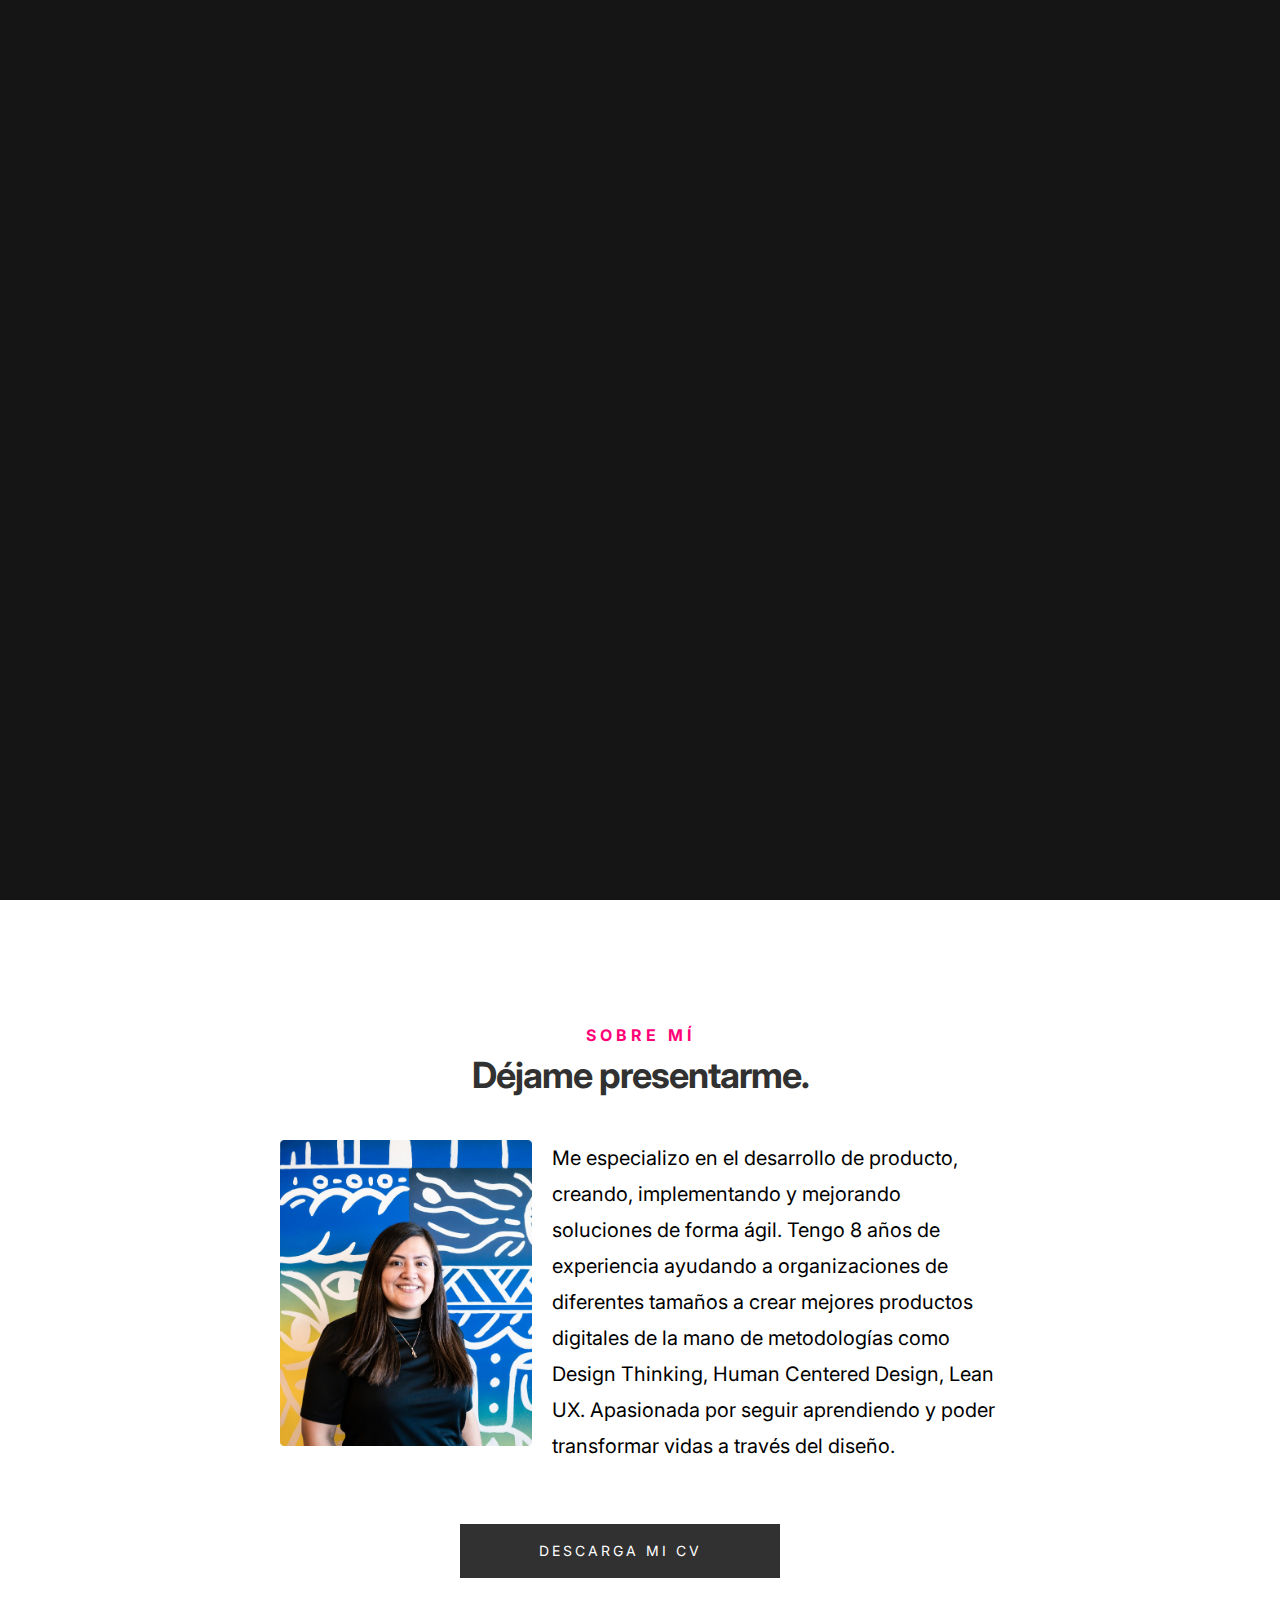
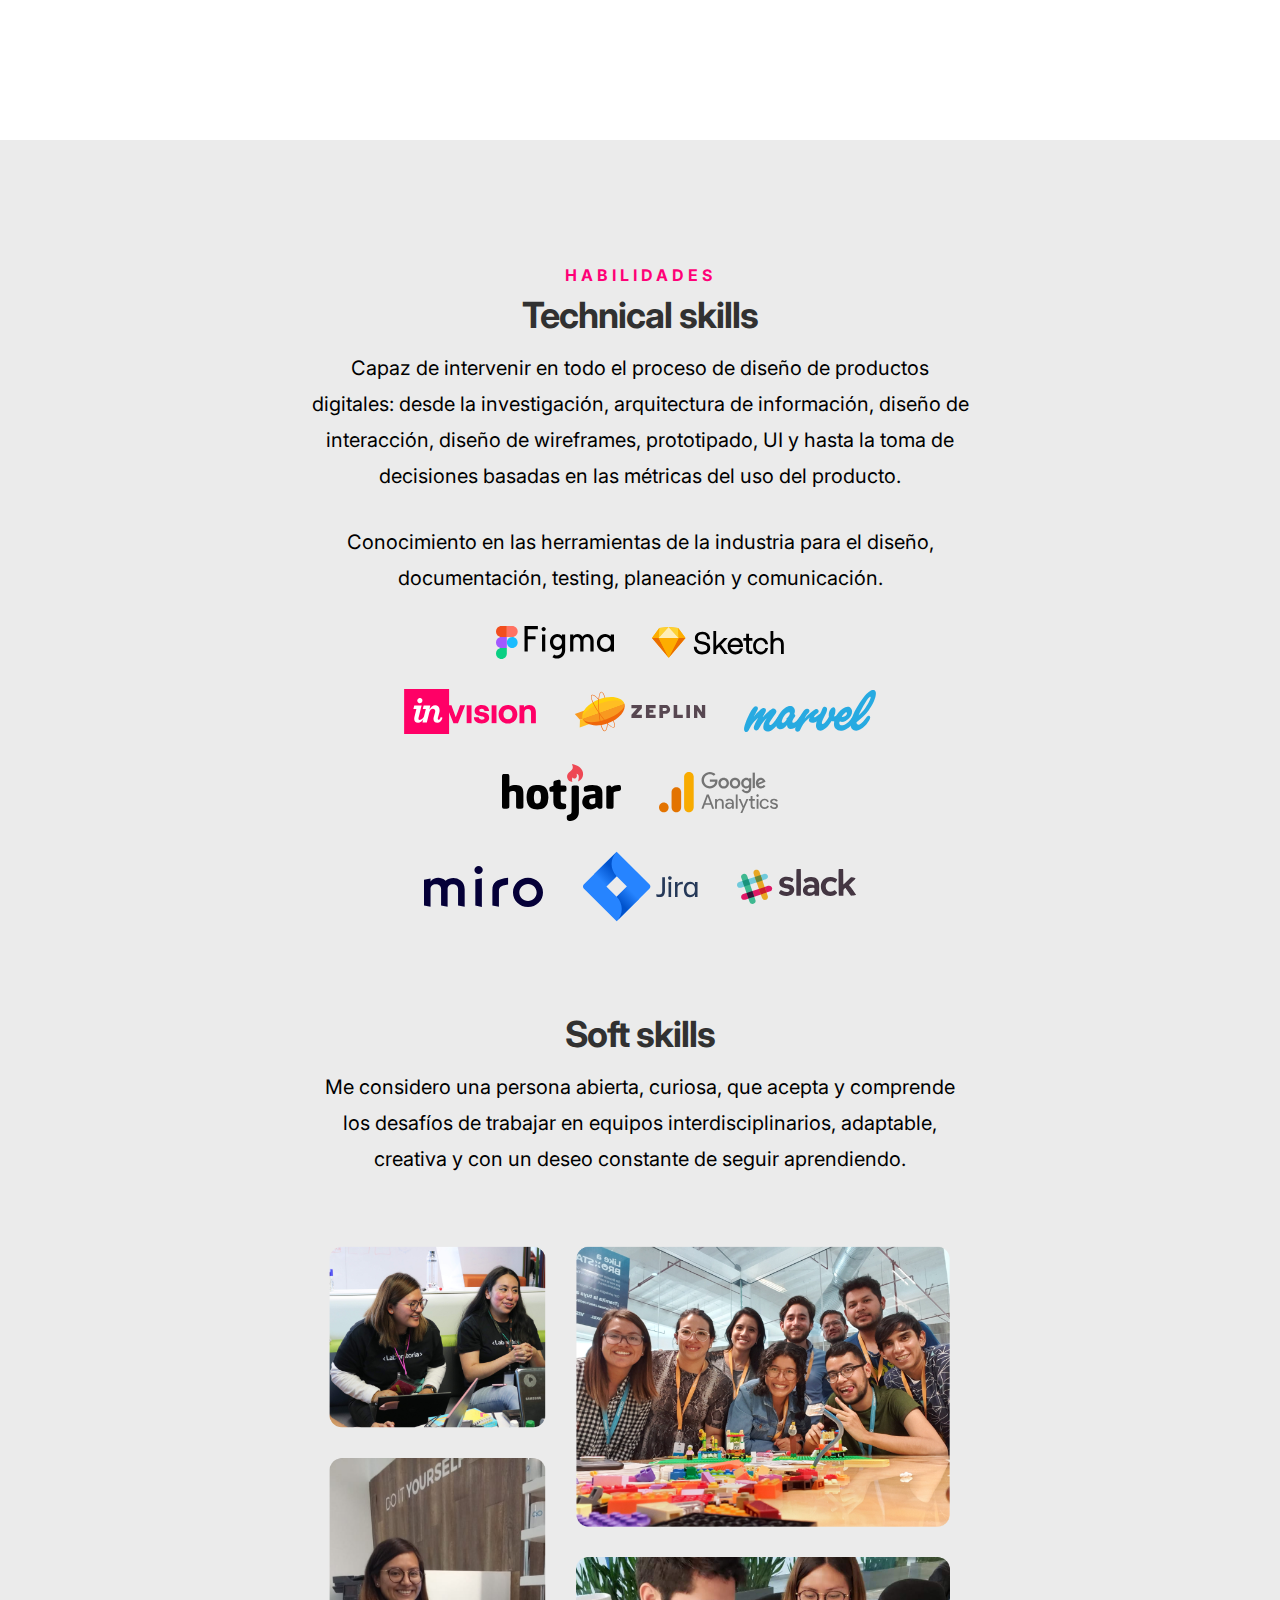
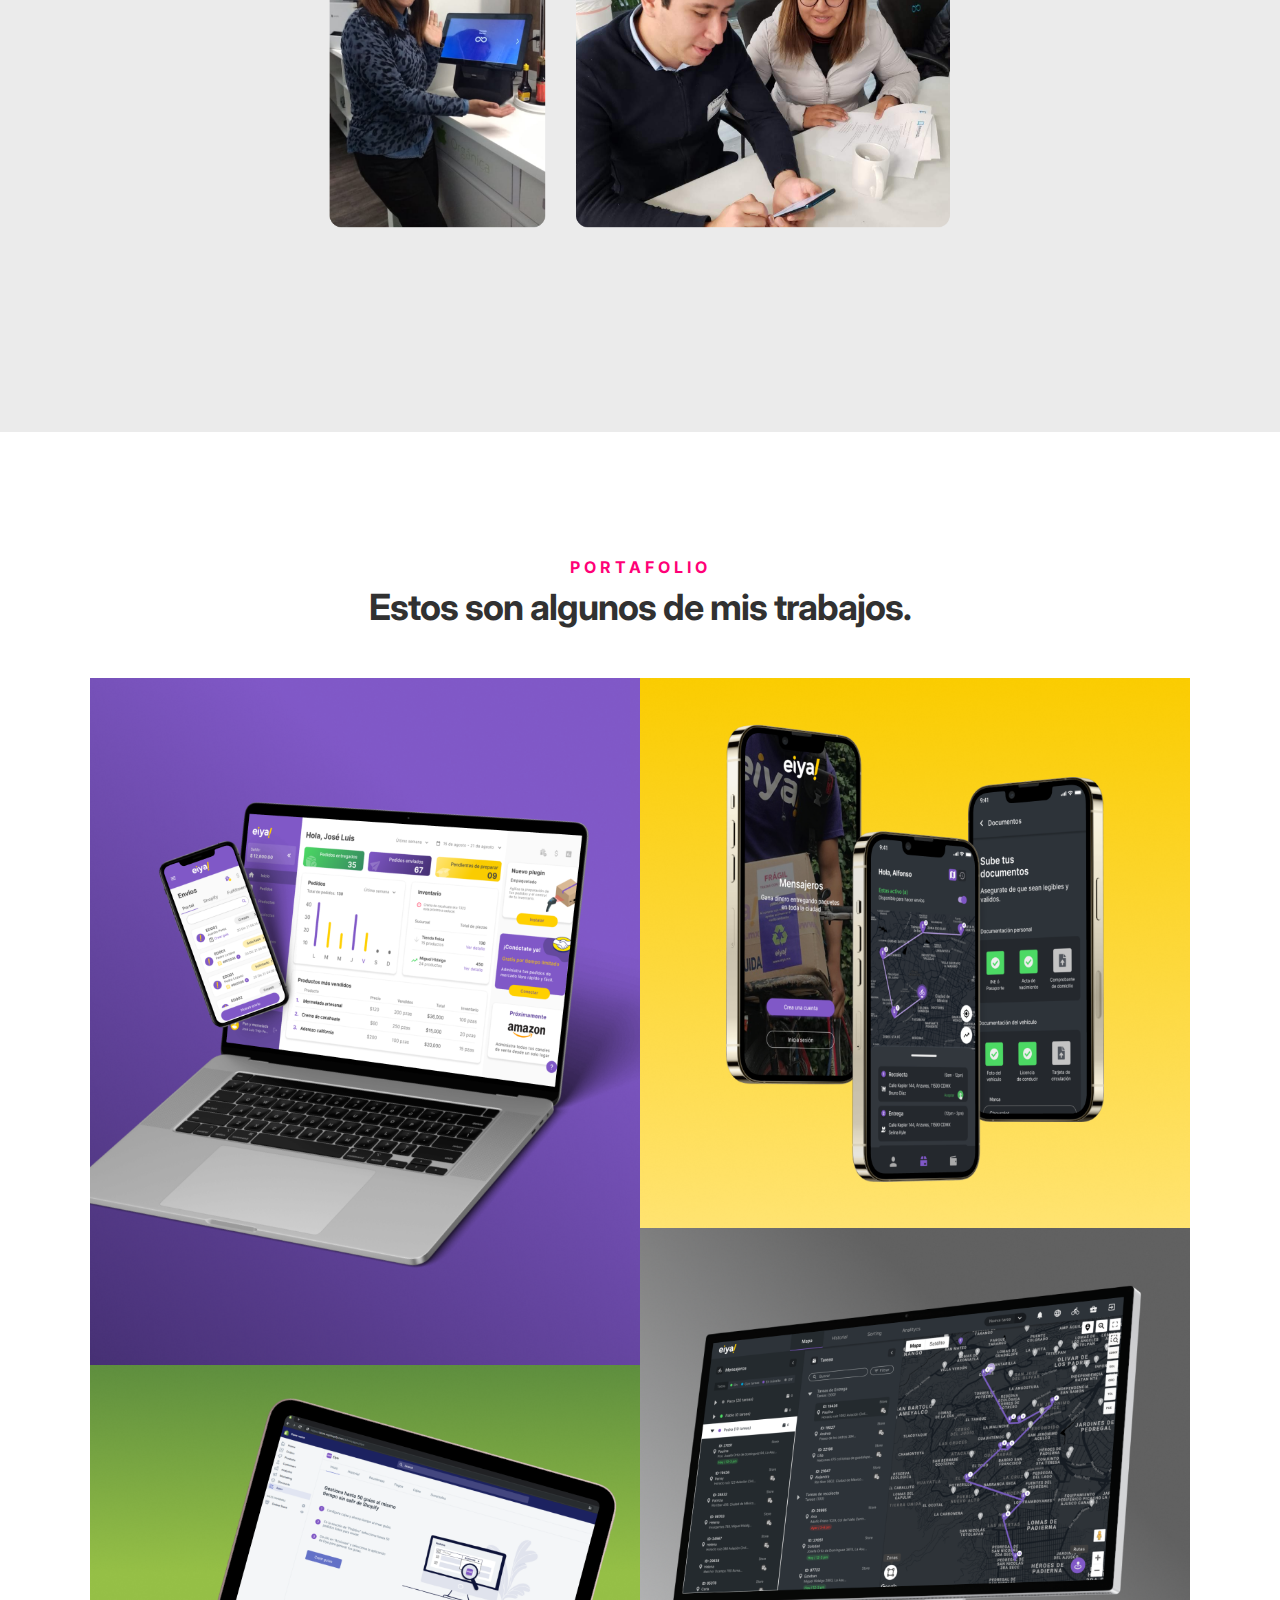
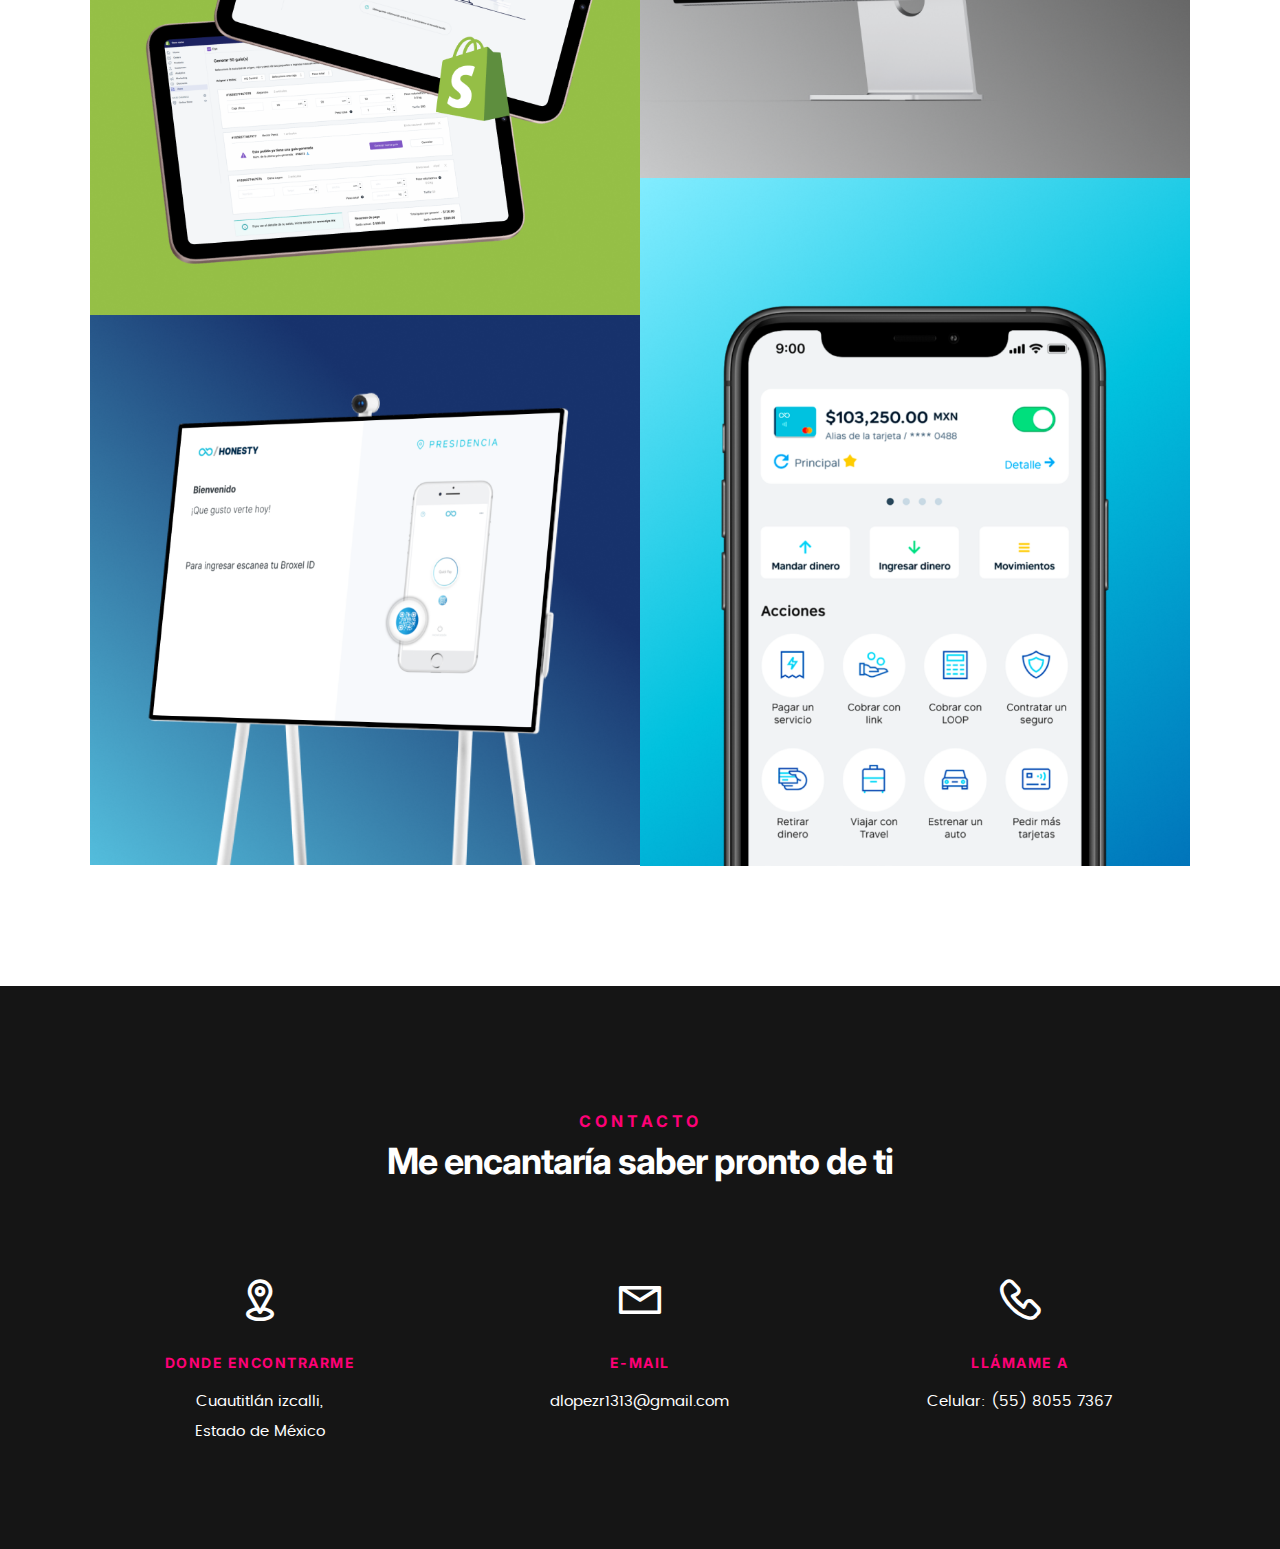
<file: index.html>
﻿<!DOCTYPE html>
<!--[if IE 8 ]><html class="no-js oldie ie8" lang="en"> <![endif]-->
<!--[if IE 9 ]><html class="no-js oldie ie9" lang="en"> <![endif]-->
<!--[if (gte IE 9)|!(IE)]><!--><html class="no-js" lang="en"> <!--<![endif]-->
<head>

   <!--- basic page needs
   ================================================== -->
   <meta charset="utf-8">
	<title>Diana López</title>
	<meta name="description" content="Product designer">  
	<meta name="author" content="DL">

   <!-- mobile specific metas
   ================================================== -->
	<meta name="viewport" content="width=device-width, initial-scale=1, maximum-scale=1">

 	<!-- Inter font
   ================================================== -->
   <link href='https://fonts.googleapis.com/css?family=Inter' rel='stylesheet'>

   <!-- CSS
   ================================================== -->
   <link rel="stylesheet" href="css/base.css">  
   <link rel="stylesheet" href="css/main.css">
   <link rel="stylesheet" href="css/vendor.css">     

   <!-- script
   ================================================== -->   
	<script src="js/modernizr.js"></script>
	<script src="js/pace.min.js"></script>

   <!-- favicons
	================================================== -->
	<link rel="apple-touch-icon" sizes="180x180" href="/apple-touch-icon.png">
	<link rel="icon" type="image/png" sizes="32x32" href="/favicon-32x32.png">
	<link rel="icon" type="image/png" sizes="16x16" href="/favicon-16x16.png">
	<link rel="manifest" href="/site.webmanifest">

</head>

<body id="top">

	<!-- Menú 
   ================================================== 
   <header>   	
   	<div class="row">

   		<div class="top-bar">
   			<a class="menu-toggle"><span>Menu</span></a>

	   		<div class="logo">
		         <a href="index.html">Menú</a>
		      </div>		      

		   	<nav id="main-nav-wrap">
					<ul class="main-navigation">
						<li class="current"><a class="smoothscroll"  href="#intro" title="">Inicio</a></li>
						<li><a class="smoothscroll"  href="#about" title="">Sobre mí</a></li>
						<li><a class="smoothscroll"  href="#resume" title="">Habilidades</a></li>
						<li><a class="smoothscroll"  href="#portfolio" title="">Proyectos</a></li>				
						<li><a class="smoothscroll"  href="#contact" title="">Contacto</a></li>			
					</ul>
				</nav>    		
   		</div>
   		
   	</div> 		
   </header>  /<Menú> -->

	<!-- intro section
   ================================================== -->
   <section id="intro">   

   	<div class="intro-overlay"></div>	

   	<div class="intro-content">
   		<div class="row">

   			<div class="col-twelve">

	   			<h5 style="margin-bottom: 2rem;">¡Hola! soy</h5>
				<h1 style="font-size: 84px; color: #000; margin-bottom: 5rem;">Diana López</h1>
				<!-- <img src="images/pblogo.png" alt=""> -->

	   			<p class="intro-position">
	   				<span>Product Designer</span>
	   			</p>

	   			<a class="button stroke smoothscroll" href="#about" title="">Bienvenido</a>

	   		</div>  
   			
   		</div>   		 		
   	</div> <!-- /intro-content --> 

   	<ul class="intro-social">        
         <li><a href="https://www.linkedin.com/in/dianalopezux/" target="_blank"><i class="fa fa-linkedin-square"></i></a></li>
         <!--<li><a href="https://github.com/dianalopz" target="_blank"><i class="fa fa-github"></i></a></li> <li><a href="https://medium.com/@dlopezr1313" target="_blank"><i class="fa fa-medium"></i></a></li>-->
      </ul> <!-- /intro-social -->      	

   </section> <!-- /intro -->


   <!-- about section
   ================================================== -->
   <section id="about">  

   	<div class="row section-intro">
   		<div class="col-twelve">

   			<h5>Sobre mí</h5>
   			<h1>Déjame presentarme.</h1>

   			<div class="intro-info">

   				<img src="images/profile-pic.png" alt="Profile Picture">

   				<p class="lead">Me especializo en el desarrollo de producto, creando, implementando y mejorando soluciones de forma ágil. Tengo 8 años de experiencia ayudando a organizaciones de diferentes tamaños a crear mejores productos digitales de la mano de metodologías como Design Thinking, Human Centered Design, Lean UX. Apasionada por seguir aprendiendo y poder transformar vidas a través del diseño.</p>
   			</div>   			

   		</div>   		
   	</div> <!-- /section-intro -->

   	<!--<div class="row about-content">

   		<div class="col-six tab-full">

   			<h3>Profile</h3>
   			<p>Lorem ipsum Qui veniam ut consequat ex ullamco nulla in non ut esse in magna sint minim officia consectetur nisi commodo ea magna pariatur nisi cillum.</p>

   			<ul class="info-list">
   				<li>
   					<strong>Fullname:</strong>
   					<span>Juan Dela Cruz</span>
   				</li>
   				<li>
   					<strong>Birth Date:</strong>
   					<span>September 28, 1987</span>
   				</li>
   				<li>
   					<strong>Job:</strong>
   					<span>Freelancer, Frontend Developer</span>
   				</li>
   				<li>
   					<strong>Website:</strong>
   					<span>www.kardswebsite.com</span>
   				</li>
   				<li>
   					<strong>Email:</strong>
   					<span>me@kardswebsite.com</span>
   				</li>

   			</ul> 

   		</div>

   		<div class="col-six tab-full">

   			<h3>Skills</h3>
   			<p>Lorem ipsum Qui veniam ut consequat ex ullamco nulla in non ut esse in magna sint minim officia consectetur nisi commodo ea magna pariatur nisi cillum.</p>

				<ul class="skill-bars">
				   <li>
				   	<div class="progress percent90"><span>90%</span></div>
				   	<strong>HTML5</strong>
				   </li>
				   <li>
				   	<div class="progress percent85"><span>85%</span></div>
				   	<strong>CSS3</strong>
				   </li>
				   <li>
				   	<div class="progress percent70"><span>70%</span></div>
				   	<strong>JQuery</strong>
				   </li>
				   <li>
				   	<div class="progress percent95"><span>95%</span></div>
				   	<strong>PHP</strong>
				   </li>
				   <li>

				   	<div class="progress percent75"><span>75%</span></div>
				   	<strong>Wordpress</strong>
				   </li>
      
				</ul>	

   		</div>

   	</div>-->

   	<div class="row button-section">
   		<div class="col-twelve">
   			<a href="images/CVDianaLopez.pdf" target="_blank" title="Download CV" class="button button-primary">Descarga mi CV</a>
   		</div>   		
   	</div>

   </section> <!-- /process-->    


   <!-- resume Section
   ================================================== -->
	<section id="resume" class="grey-section">

		<div class="row section-intro">
   		<div class="col-twelve">

   			<h5>Habilidades</h5>
			 
			   <h1>Technical skills</h1>
			   <p class="lead">Capaz de intervenir en todo el proceso de diseño de productos digitales: desde la investigación, arquitectura de información, diseño de interacción, diseño de wireframes, prototipado, UI y hasta la toma de decisiones basadas en las métricas del uso del producto.</p>
			   <p class="lead">Conocimiento en las herramientas de la industria para el diseño, documentación, testing, planeación y comunicación.</p>
			   <p>
				<img src="images/figma.svg" alt="figma" style="width: 18%; margin-right: 5%; vertical-align: middle;">
			   	<img src="images/sketch.svg" alt="Sketch" style="width: 20%; vertical-align: middle;">
			   </p>
			   <p>
				<img src="images/invision.svg" alt="InVision" style="width: 20%; vertical-align: middle; margin-right: 5%;">
			   	<img src="images/zeplin.svg" alt="Zeplin" style="width: 20%; vertical-align: middle; margin-right: 5%;">
			   	<img src="images/marvel.svg" alt="Marvel" style="width: 20%; vertical-align: middle;">
			   </p>
			   <p>
				<img src="images/hotjar.svg" alt="Hotjar" style="width: 18%; vertical-align: middle; margin-right: 5%;">
			   	<img src="images/google-analytics.svg" alt="Google Analytics" style="width: 18%; vertical-align: middle;">
			   </p>
			   <p>
				<img src="images/miro.svg" alt="Miro" style="width: 18%; vertical-align: middle; margin-right: 5%;">
			   	<img src="images/jira.svg" alt="Jira" style="width: 18%; vertical-align: middle; margin-right: 5%;">
			   	<img src="images/slack.svg" alt="Slack" style="width: 18%; vertical-align: middle;">
			   </p>
			   <br></br>
			   <h1>Soft skills</h1>
			   <p class="lead">Me considero una persona abierta, curiosa, que acepta y comprende los desafíos de trabajar en equipos interdisciplinarios, adaptable, creativa y con un deseo constante de seguir aprendiendo.</p>
			   <img src="images/ss.png" alt="Testing">
			   
   		</div>   		
   	</div> <!-- /section-intro--> 

   	<!--<div class="row resume-timeline">

   		<div class="col-twelve resume-header">

   			<h2>Work Experience</h2>

   		</div>

   		<div class="col-twelve">

   			<div class="timeline-wrap">

   				<div class="timeline-block">

	   				<div class="timeline-ico">
	   					<i class="fa fa-graduation-cap"></i>
	   				</div>

	   				<div class="timeline-header">
	   					<h3>UI Designer</h3>
	   					<p>July 2015 - Present</p>
	   				</div>

	   				<div class="timeline-content">
	   					<h4>Awesome Studio</h4>
	   					<p>Lorem ipsum Occaecat do esse ex et dolor culpa nisi ex in magna consectetur nisi cupidatat laboris esse eiusmod deserunt aute do quis velit esse sed Ut proident cupidatat nulla esse cillum laborum occaecat nostrud sit dolor incididunt amet est occaecat nisi.</p>
	   				</div>

	   			</div>

	   			<div class="timeline-block">

	   				<div class="timeline-ico">
	   					<i class="fa fa-graduation-cap"></i>
	   				</div>

	   				<div class="timeline-header">
	   					<h3>Front-end Developer</h3>
	   					<p>July 2014 - June 2015</p>
	   				</div>

	   				<div class="timeline-content">
	   					<h4>Super Cool Agency</h4>
	   					<p>Lorem ipsum Occaecat do esse ex et dolor culpa nisi ex in magna consectetur nisi cupidatat laboris esse eiusmod deserunt aute do quis velit esse sed Ut proident cupidatat nulla esse cillum laborum occaecat nostrud sit dolor incididunt amet est occaecat nisi incididunt.</p>
	   				</div>

	   			</div>

	   			<div class="timeline-block">

	   				<div class="timeline-ico">
	   					<i class="fa fa-graduation-cap"></i>
	   				</div>

	   				<div class="timeline-header">
	   					<h3>Web Designer</h3>
	   					<p>May 2013 - June 2014</p>
	   				</div>

	   				<div class="timeline-content">
	   					<h4>Great Designs Studio</h4>
	   					<p>Lorem ipsum Occaecat do esse ex et dolor culpa nisi ex in magna consectetur nisi cupidatat laboris esse eiusmod deserunt aute do quis velit esse sed Ut proident cupidatat nulla esse cillum laborum occaecat nostrud sit dolor incididunt amet est occaecat nisi incididunt.</p>
	   				</div>

	   			</div>

   			</div>  			

   		</div>
   		
   	</div>
   	
   	<div class="row resume-timeline">

   		<div class="col-twelve resume-header">

   			<h2>Education</h2>

   		</div> 

   		<div class="col-twelve">

   			<div class="timeline-wrap">

   				<div class="timeline-block">

	   				<div class="timeline-ico">
	   					<i class="fa fa-briefcase"></i>
	   				</div>

	   				<div class="timeline-header">
	   					<h3>Master Degree</h3>
	   					<p>July 2015 - Present</p>
	   				</div>

	   				<div class="timeline-content">
	   					<h4>University of Life</h4>
	   					<p>Lorem ipsum Occaecat do esse ex et dolor culpa nisi ex in magna consectetur nisi cupidatat laboris esse eiusmod deserunt aute do quis velit esse sed Ut proident cupidatat nulla esse cillum laborum occaecat nostrud sit dolor incididunt amet est occaecat nisi.</p>
	   				</div>

	   			</div>

	   			<div class="timeline-block">

	   				<div class="timeline-ico">
	   					<i class="fa fa-briefcase"></i>
	   				</div>

	   				<div class="timeline-header">
	   					<h3>Bachelor Degree</h3>
	   					<p>July 2014 - June 2015</p>
	   				</div>

	   				<div class="timeline-content">
	   					<h4>State Design University</h4>
	   					<p>Lorem ipsum Occaecat do esse ex et dolor culpa nisi ex in magna consectetur nisi cupidatat laboris esse eiusmod deserunt aute do quis velit esse sed Ut proident cupidatat nulla esse cillum laborum occaecat nostrud sit dolor incididunt amet est occaecat nisi incididunt.</p>
	   				</div>

	   			</div> 

	   			<div class="timeline-block">

	   				<div class="timeline-ico">
	   					<i class="fa fa-briefcase"></i>
	   				</div>

	   				<div class="timeline-header">
	   					<h3>Bachelor Degree</h3>
	   					<p>May 2013 - June 2014</p>
	   				</div>

	   				<div class="timeline-content">
	   					<h4>Design College</h4>
	   					<p>Lorem ipsum Occaecat do esse ex et dolor culpa nisi ex in magna consectetur nisi cupidatat laboris esse eiusmod deserunt aute do quis velit esse sed Ut proident cupidatat nulla esse cillum laborum occaecat nostrud sit dolor incididunt amet est occaecat nisi incididunt.</p>
	   				</div>

	   			</div>

   			</div>    			

   		</div> 
   		
   	</div> -->
		
	</section> <!-- /features -->


	<!-- Portfolio Section
   ================================================== -->
	<section id="portfolio">

		<div class="row section-intro">
   		<div class="col-twelve">

   			<h5>Portafolio</h5>
   			<h1>Estos son algunos de mis trabajos.</h1>

   			<!--<p class="lead">Incluyen trabajos de UX y Front-End de los cuales me siento más orgullosa échales un vistazo.</p>-->

   		</div>   		
   	</div> <!-- /section-intro--> 

   	<div class="row portfolio-content">

   		<div class="col-twelve">

   			<!-- portfolio-wrapper -->
	         <div id="folio-wrapper" class="block-1-2 block-mob-full stack">

	         	<div class="bgrid folio-item">
	               <div class="item-wrap">
	               	<img src="images/portfolio/dashboard.png" alt="Dashboard envios">
	                  <a href="#modal-01" class="overlay">	                  	           
	                     <div class="folio-item-table">
	                     	<div class="folio-item-cell">
		     					<h3 class="folio-title">Dashboard de envíos</h3>	     					    
		     					<span class="folio-types">
		     					    Aplicación web diseñada para clientes de envíos.
		     					 </span>
		     				</div>	                      	
	                     </div>                    
	                  </a>
	               </div>	               
	        	</div> <!-- /folio-item -->

	        	<div class="bgrid folio-item">
	               <div class="item-wrap">
	               	<img src="images/portfolio/app-mensajeros.png" alt="App mensajeros">
	               	<a href="#modal-02" class="overlay">              		                  
	                     <div class="folio-item-table">
	                     	<div class="folio-item-cell">
	                     		<h3 class="folio-title">Aplicación para mensajeros</h3>
								<span class="folio-types">
									Herramienta de reclutamiento y trabajo.
		     					</span>		     		
		     				</div> 	                      	
	                     </div>                    
	                  </a>
	               </div>
	        		</div> <!-- /folio-item -->

	            <div class="bgrid folio-item">
	               <div class="item-wrap">
	               	<img src="images/portfolio/dispatch.png"alt="Dispatch">
	                  <a href="#modal-03" class="overlay">             		                  
	                     <div class="folio-item-table">
	                     	<div class="folio-item-cell">
	                     		<h3 class="folio-title">Dispatch Center</h3>	     					    
		     					    <span class="folio-types">
		     					       	Aplicación web para administración logística.
		     					    </span>		     		
		     				</div> 	                      	
	                     </div>                    
	                  </a>
	               </div>
	        	</div>  <!-- /folio-item -->

	            <div class="bgrid folio-item">
	               <div class="item-wrap">
	               	<img src="images/portfolio/shopify.png" alt="Shopify">
	                  <a href="#modal-04" class="overlay">                  	                 
	                     <div class="folio-item-table">
	                     	<div class="folio-item-cell">
	                     		<h3 class="folio-title">Integración Shopify</h3>	     					    
		     					    <span class="folio-types">
										Aplicativo integrado a shopify para la administración de envíos.
		     					    </span>		    
		     					</div>  	                      	
	                     </div>                    
	                  </a>
	               </div>
	        	</div> <!-- /folio-item -->     

	        	<div class="bgrid folio-item">
	               <div class="item-wrap">
	               	<img src="images/portfolio/app-broxel.png" alt="app-broxel">
	                  <a href="#modal-05" class="overlay">             		                  
	                     <div class="folio-item-table">
	                     	<div class="folio-item-cell">
	                     		<h3 class="folio-title">Aplicación financiera</h3>	     					    
		     					    <span class="folio-types">
		     					       	Rediseño y mejora en arquitectura de la información para aplicación móvil.
		     					    </span>		     		
		     					</div> 	                      	
	                     </div>                    
	                  </a>
	               </div>
	        	</div> <!-- /folio-item --> 

	            <div class="bgrid folio-item">
	               <div class="item-wrap">
	               	<img src="images/portfolio/honesty.png" alt="App de pago">
	                  <a href="#modal-06" class="overlay">
	                     <div class="folio-item-table">
	                     	<div class="folio-item-cell">
	                     		<h3 class="folio-title">Aplicación de pago</h3>	     					    
		     					    <span class="folio-types">
										Diseño de aplicativo de autocobro.
		     					    </span>		     		
		     					</div>	                      	
	                     </div>                    
	                  </a>
	               </div>
	        	</div>  <!-- /folio-item --> 

	            <!-- modal popups - begin
	            ============================================================= -->
	            <div id="modal-01" class="popup-modal slider mfp-hide">	

				     	<!-- <div class="media">
				     		<img src="images/portfolio/modals/dashboard.png" alt="" />
				     	</div>      	 -->

					   <div class="description-box">
					      <h4>Dashboard de envíos</h4>
						  <p>
							El crecimiento exponencial de una empresa de envíos y logística con enfoque ecológico y entregas en bicicleta demanda una solución ágil y eficiente para que sus clientes gestionen sus envíos de manera óptima y puedan acceder a otros servicios.
						  </p>
						  <div class="categories">#Product Design #Desing Thinking</div>	
					   </div>

			         <div class="link-box">
						<a href="#" class="popup-modal-dismiss">Cerrar</a>
			            <a href="dashboard.html"><nav>Ver más</nav></a>
			         </div>		      

				   </div> <!-- /modal-01 -->

				   <div id="modal-02" class="popup-modal slider mfp-hide">	

				     	<!-- <div class="media">
				     		<img src="images/portfolio/modals/" alt="" />
				     	</div>      	 -->

					   <div class="description-box">
					      <h4>Aplicación para mensajeros</h4>
						  <p>Una empresa de envíos necesita una app para sus mensajeros que les permita agilizar el proceso de reclutamiento y ver su ruta de trabajo, ganancias y datos personales.</p>
						  <div class="categories">#Product Design #Doble Diamante</div>	               
					   </div>

			         <div class="link-box">
						<a href="#" class="popup-modal-dismiss">Cerrar</a>
			            <a href="app-mensajeros.html">Ver más</a>
			         </div>		      

				   </div> <!-- /modal-02 -->

				   <div id="modal-03" class="popup-modal slider mfp-hide">	

				     	<!-- <div class="media">
				     		<img src="images/portfolio/modals/m-clouds.jpg" alt="" />
				     	</div>      	 -->

					   <div class="description-box">
					      <h4>Dispatch System</h4>
						  <p>Centro de control para la logística de envíos, mensajeros, negocios y métricas para la toma de decisiones de negocio.</p>
					      <div class="categories">#Product Design #Design Thinking #Lean UX</div>			               
					   </div>

			         <div class="link-box">
						<a href="#" class="popup-modal-dismiss">Cerrar</a>
			            <a href="dispatch.html">Ver más</a>
			         </div>		      

				   </div> <!-- /modal-03 -->

				   <div id="modal-04" class="popup-modal slider mfp-hide">	

				     	<!-- <div class="media">
				     		<img src="images/portfolio/modals/m-beetle.jpg" alt="" />
				     	</div> -->

					   <div class="description-box">
					      <h4>Integración Shopify</h4>
						  <p>Actualmente, hay más de 18,000 tiendas en línea en México registradas con Shopify, por ello la necesidad de ofrecer a los administradores una opción para solicitar sus envíos sin salir de la plataforma.</p>
					      <div class="categories">#Product Design #Lean UX</div>		               
					   </div>

			         <div class="link-box">
						<a href="#" class="popup-modal-dismiss">Cerrar</a>
			            <a href="shopify.html">Ver más</a>
			         </div>		      

				   </div> <!-- /modal-04 -->

				   <div id="modal-05" class="popup-modal slider mfp-hide">	

				     	<!-- <div class="media">
				     		<img src="images/portfolio/modals/m-lighthouse.jpg" alt="" />
				     	</div>      	 -->

					   <div class="description-box">
					      <h4>Aplicación Financiera</h4>		      
					      <p>Intro</p>
						  <p>Ofrecer un producto financiero de valor, amigable e intuitivo, validando con usuarios la estructura de la aplicación y sus funciones principales, para proporcionar opciones de rediseño que mejoren la usabilidad de la aplicación.</p>
					      <div class="categories">#Rediseño #Arquitectura de la información #Ideación</div>			               
					   </div>

			         <div class="link-box">
						<a href="#" class="popup-modal-dismiss">Cerrar</a>
			            <a href="app-finanzas.html">Ver más</a>
			         </div>		      

				   </div> <!-- /modal-05 -->

				   <div id="modal-06" class="popup-modal slider mfp-hide">	

				     	<!-- <div class="media">
				     		<img src="images/portfolio/modals/m-salad.jpg" alt="" />
				     	</div>      	 -->

					   <div class="description-box">
					      <h4>Aplicación de pago</h4>		      
					      <p>Intro</p>
						  <p>Diseño de aplicación de control interno para el cobro automático a empleados de artículos de consumo diversos.</p>
					      <div class="categories">#UX #Research #Testing #UI</div>			               
					   </div>

			         <div class="link-box">
						<a href="#" class="popup-modal-dismiss">Cerrar</a>
			            <a href="app-pago.html">Ver más</a>
			         </div>		      

				   </div> <!-- /modal-06 -->


				   <!-- modal popups - end
	            ============================================================= -->

	         </div> <!-- /portfolio-wrapper --> 

   		</div>  <!-- /twelve -->   

   	</div> <!-- /portfolio-content --> 
		
	</section> <!-- /portfolio --> 

	
   <!-- contact
   ================================================== -->
	<section id="contact">

		<div class="row section-intro">
   		<div class="col-twelve">

   			<h5>Contacto</h5>
   			<h1>Me encantaría saber pronto de ti </h1>

   		</div> 
   	</div> <!-- /section-intro -->

   	<div class="row contact-form">

   		<div class="col-twelve">

            <!-- form 
            <form name="contactForm" id="contactForm" method="post" action="">
      			<fieldset>

                  <div class="form-field">
 						   <input name="contactName" type="text" id="contactName" placeholder="Nombre" value="" minlength="2" required="">
                  </div>
                  <div class="form-field">
	      			   <input name="contactEmail" type="email" id="contactEmail" placeholder="Email" value="" required="">
	               </div>
                  <div class="form-field">
	     				   <input name="contactSubject" type="text" id="contactSubject" placeholder="Teléfono" value="">
	               </div>                       
                  <div class="form-field">
	                 	<textarea name="contactMessage" id="contactMessage" placeholder="Mensaje" rows="10" cols="50" required=""></textarea>
	               </div>                      
                 <div class="form-field">
                     <button class="submitform">Enviar</button>
                     <div id="submit-loader">
                        <div class="text-loader">Enviando...</div>                             
       				      <div class="s-loader">
								  	<div class="bounce1"></div>
								  	<div class="bounce2"></div>
								  	<div class="bounce3"></div>
								</div>
							</div>
                  </div>

      			</fieldset>
      		</form> -->

            <!-- contact-warning -->
            <div id="message-warning">            	
            </div>            
            <!-- contact-success -->
      		<div id="message-success">
               <i class="fa fa-check"></i>Your message was sent, thank you!<br>
      		</div>

         </div> <!-- /col-twelve -->
   		
   	</div> <!-- /contact-form -->

   	<div class="row contact-info">

   		<div class="col-four tab-full">

   			<div class="icon">
   				<i class="icon-pin"></i>
   			</div>

   			<h5>Donde encontrarme</h5>

   			<p style="color: white;">
            Cuautitlán izcalli,<br>
            Estado de México<br>
            </p>

   		</div>

   		<div class="col-four tab-full collapse">

   			<div class="icon">
   				<i class="icon-mail"></i>
   			</div>

   			<h5>E-mail</h5>

   			<p style="color: white;">dlopezr1313@gmail.com<br>		     
			   </p>

   		</div>

   		<div class="col-four tab-full">

   			<div class="icon">
   				<i class="icon-phone"></i>
   			</div>

   			<h5>Llámame a</h5>

   			<p style="color: white;"> Celular: (55) 8055 7367</p>

   		</div>
   		
   	</div> <!-- /contact-info -->
		
	</section> <!-- /contact -->

   <div id="preloader"> 
    	<div id="loader"></div>
   </div> 

   <!-- Java Script
   ================================================== --> 
   <script src="js/jquery-2.1.3.min.js"></script>
   <script src="js/plugins.js"></script>
   <script src="js/main.js"></script>

</body>

</html>
</file>
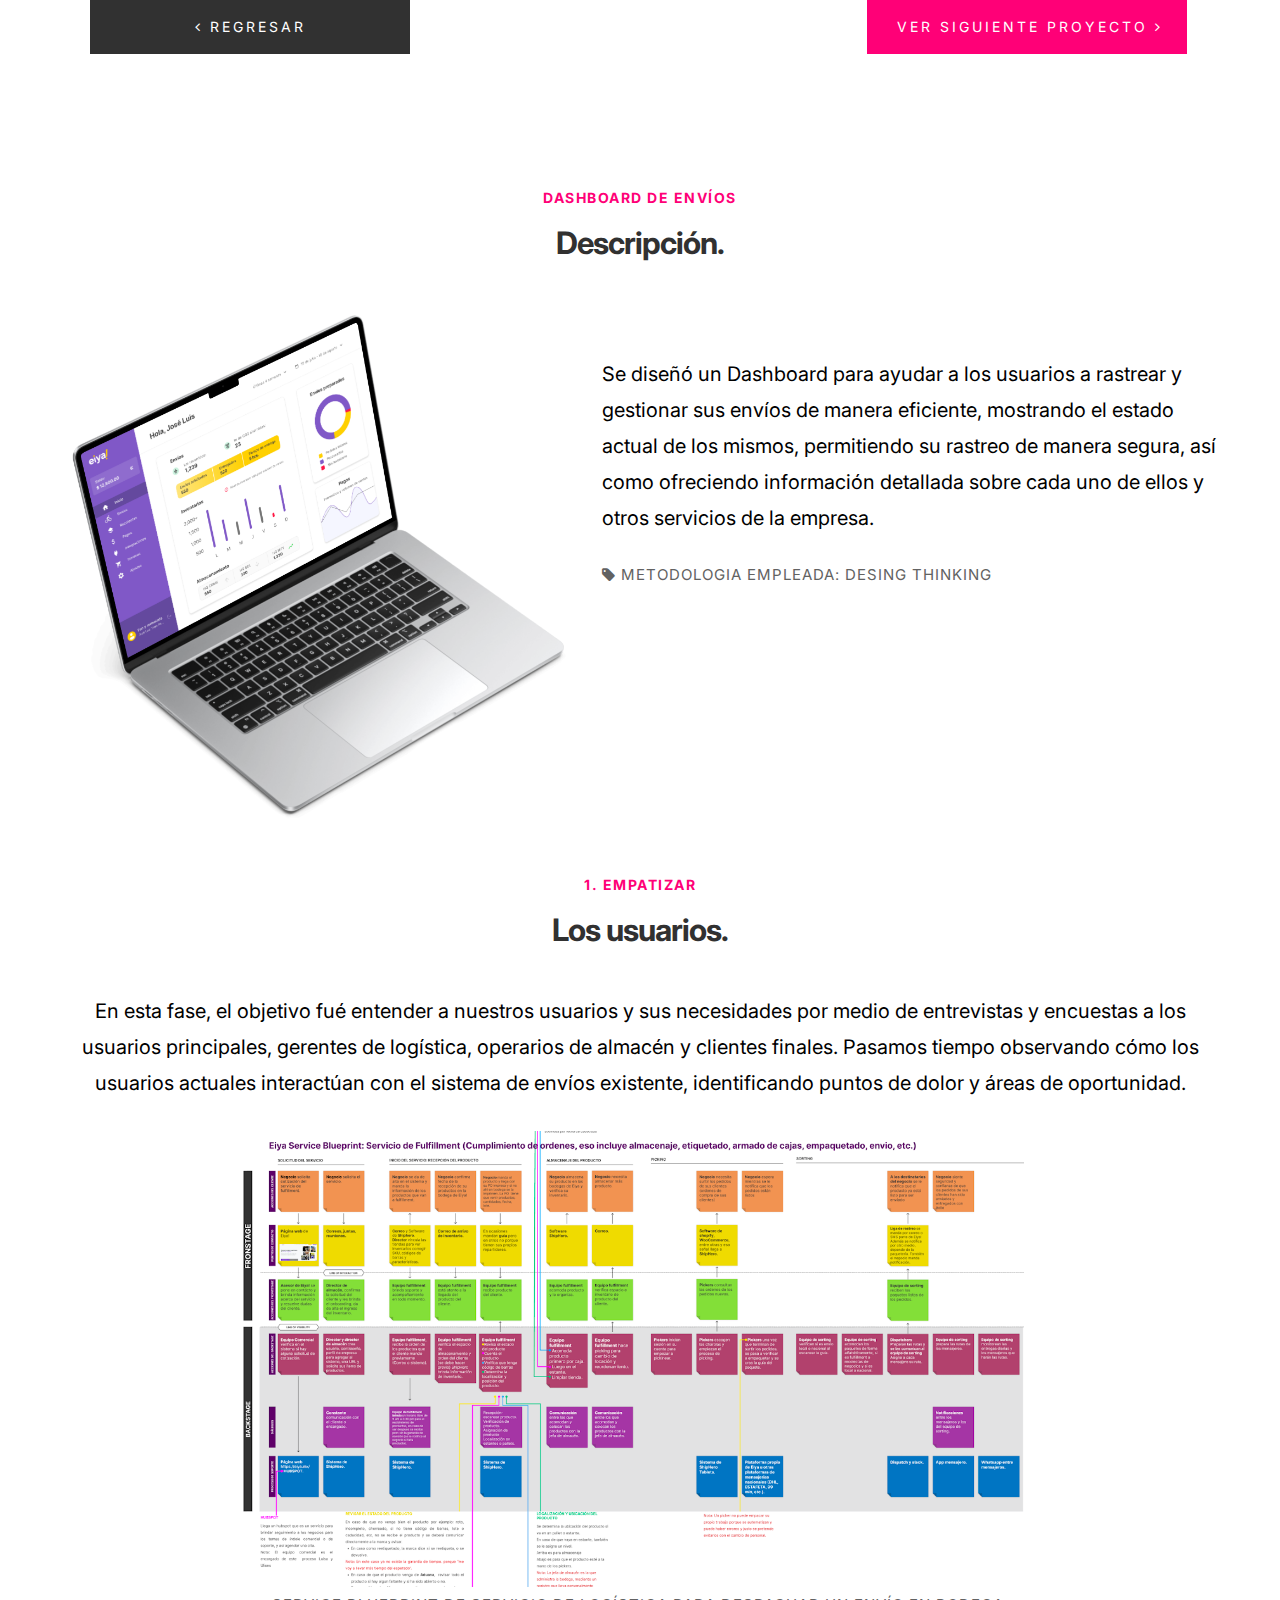
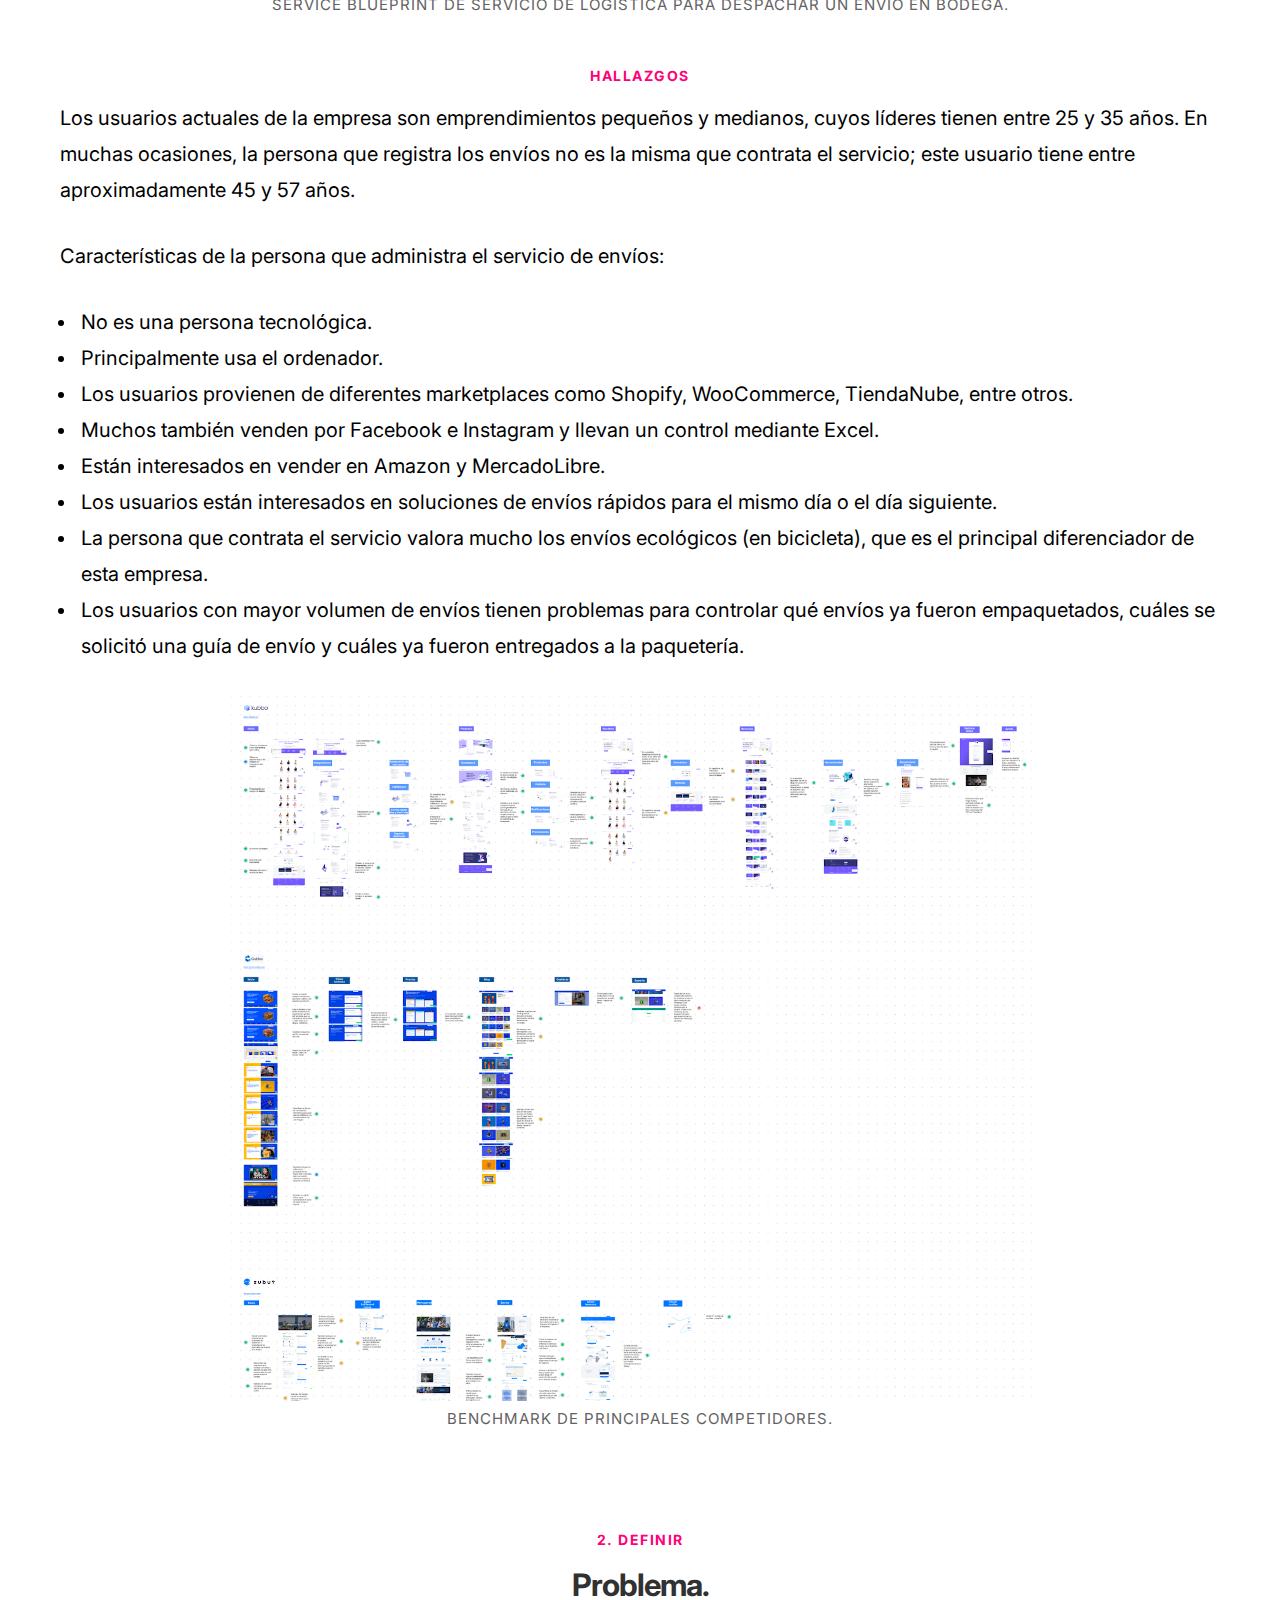
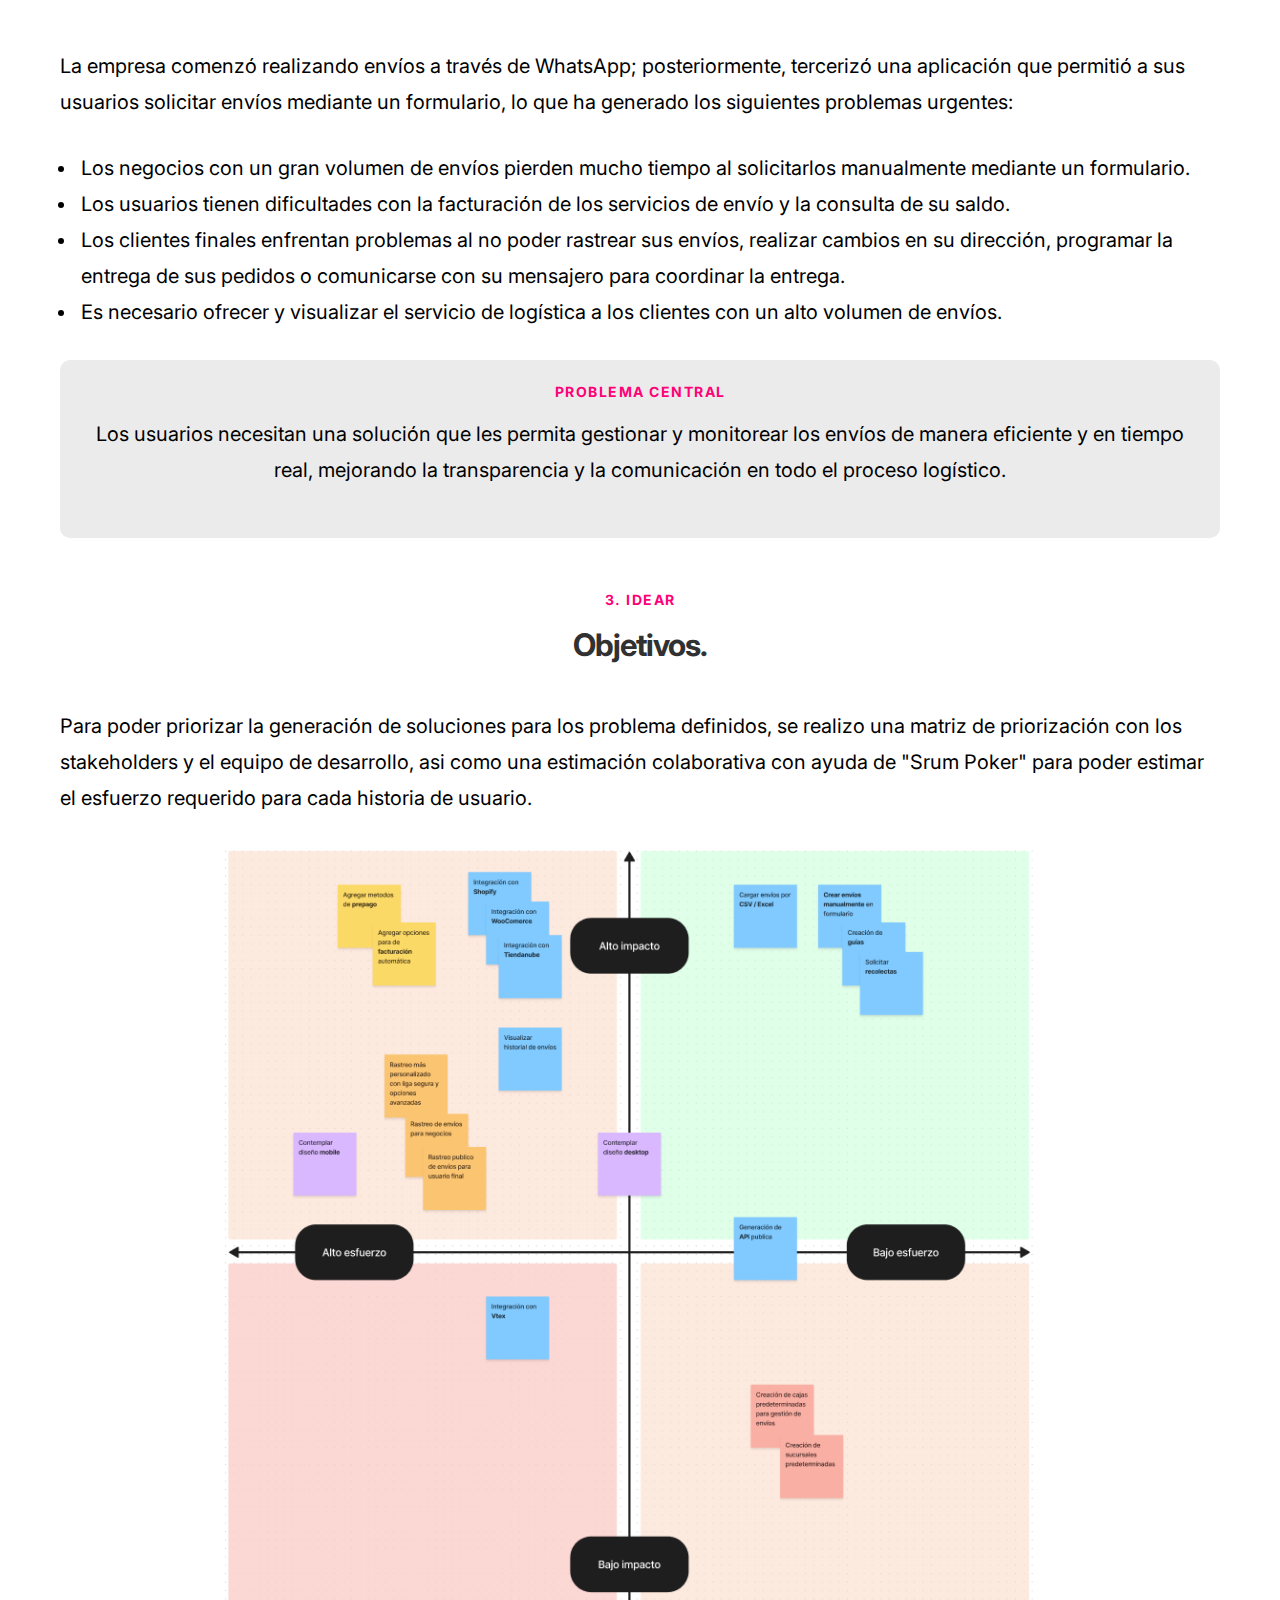
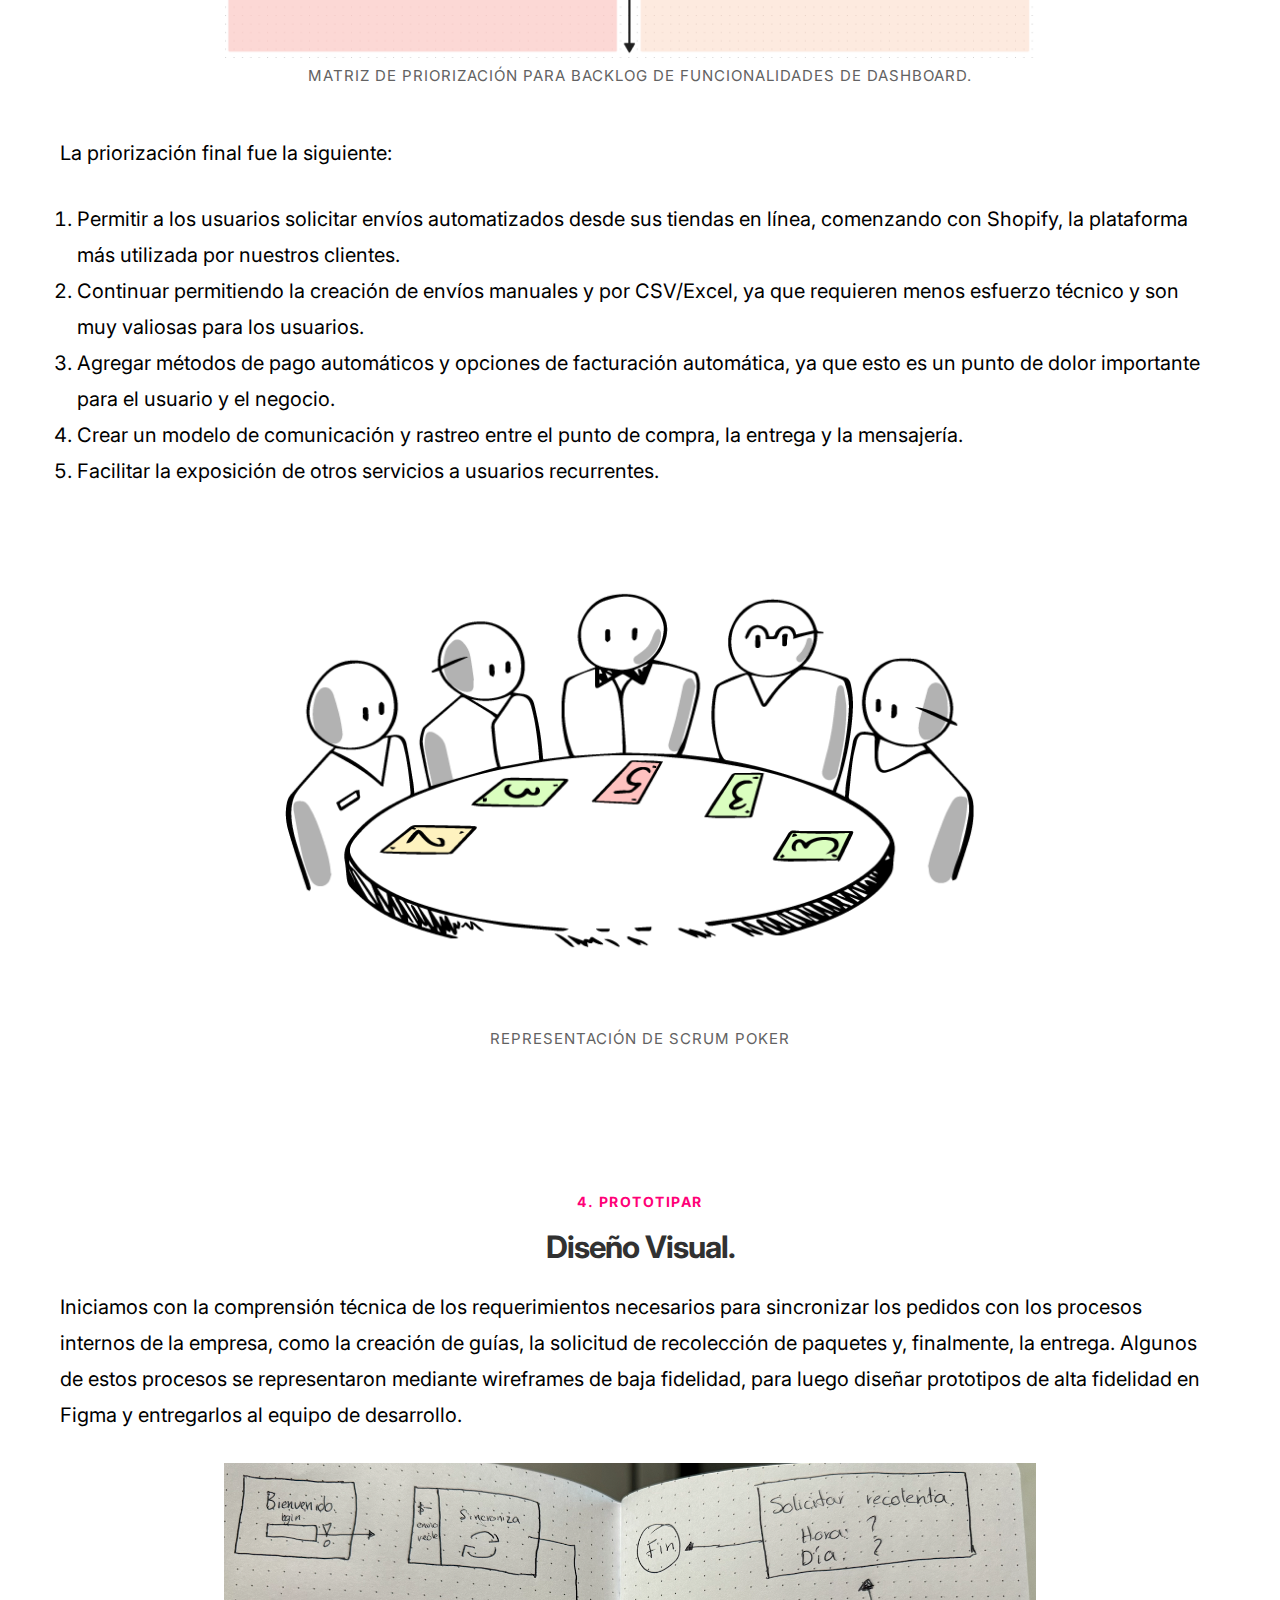
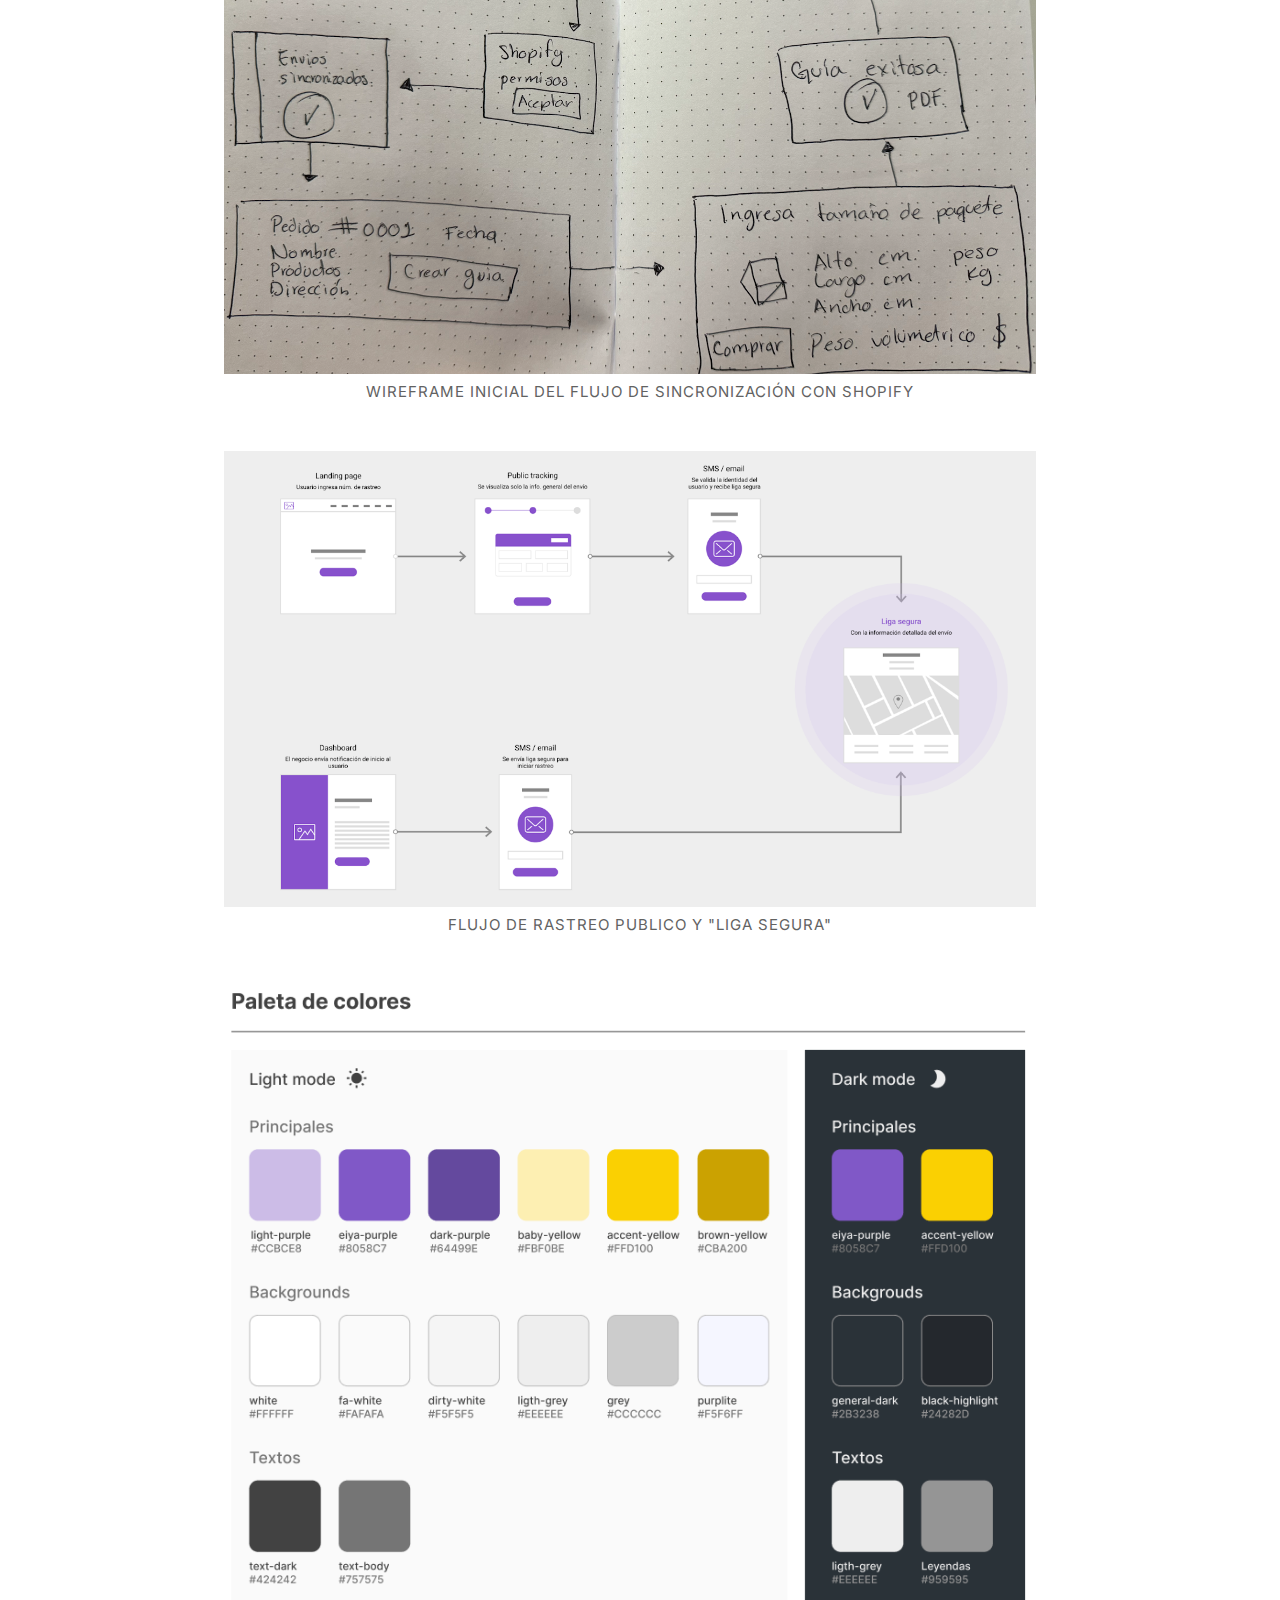
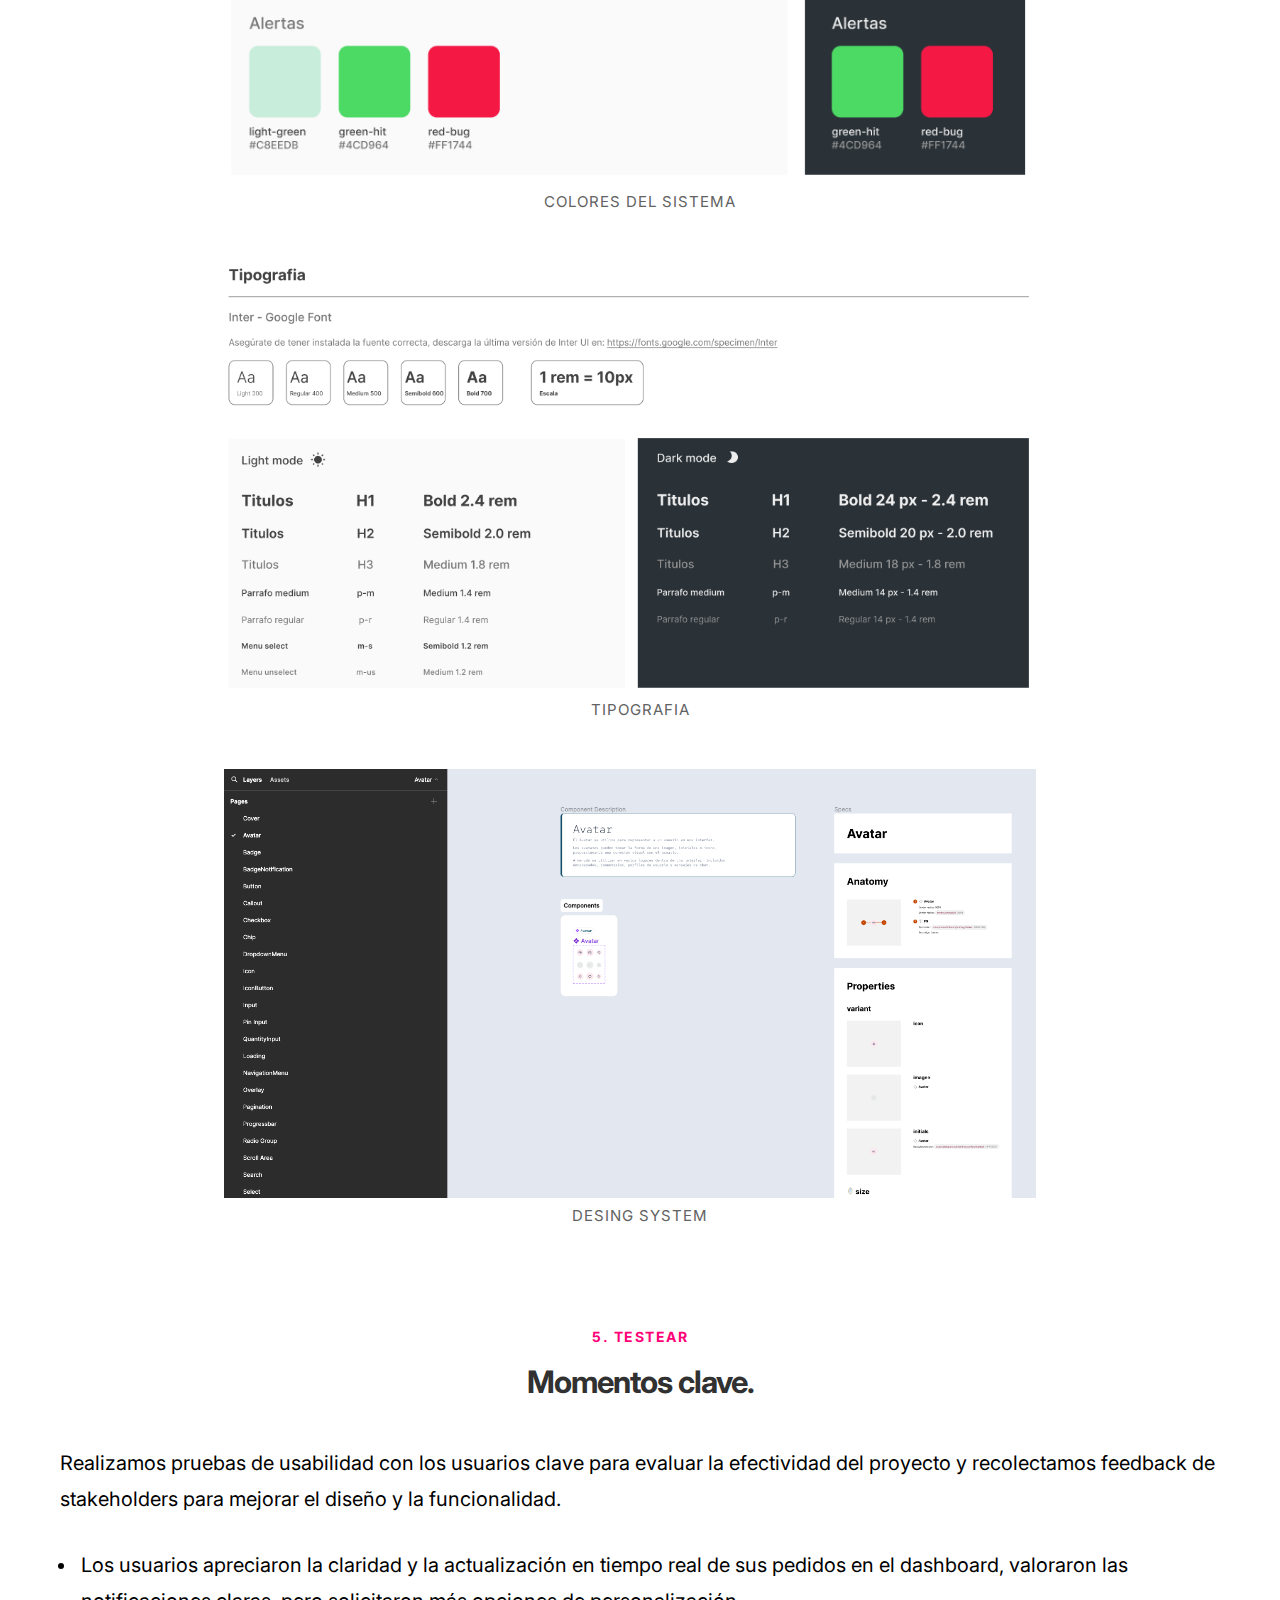
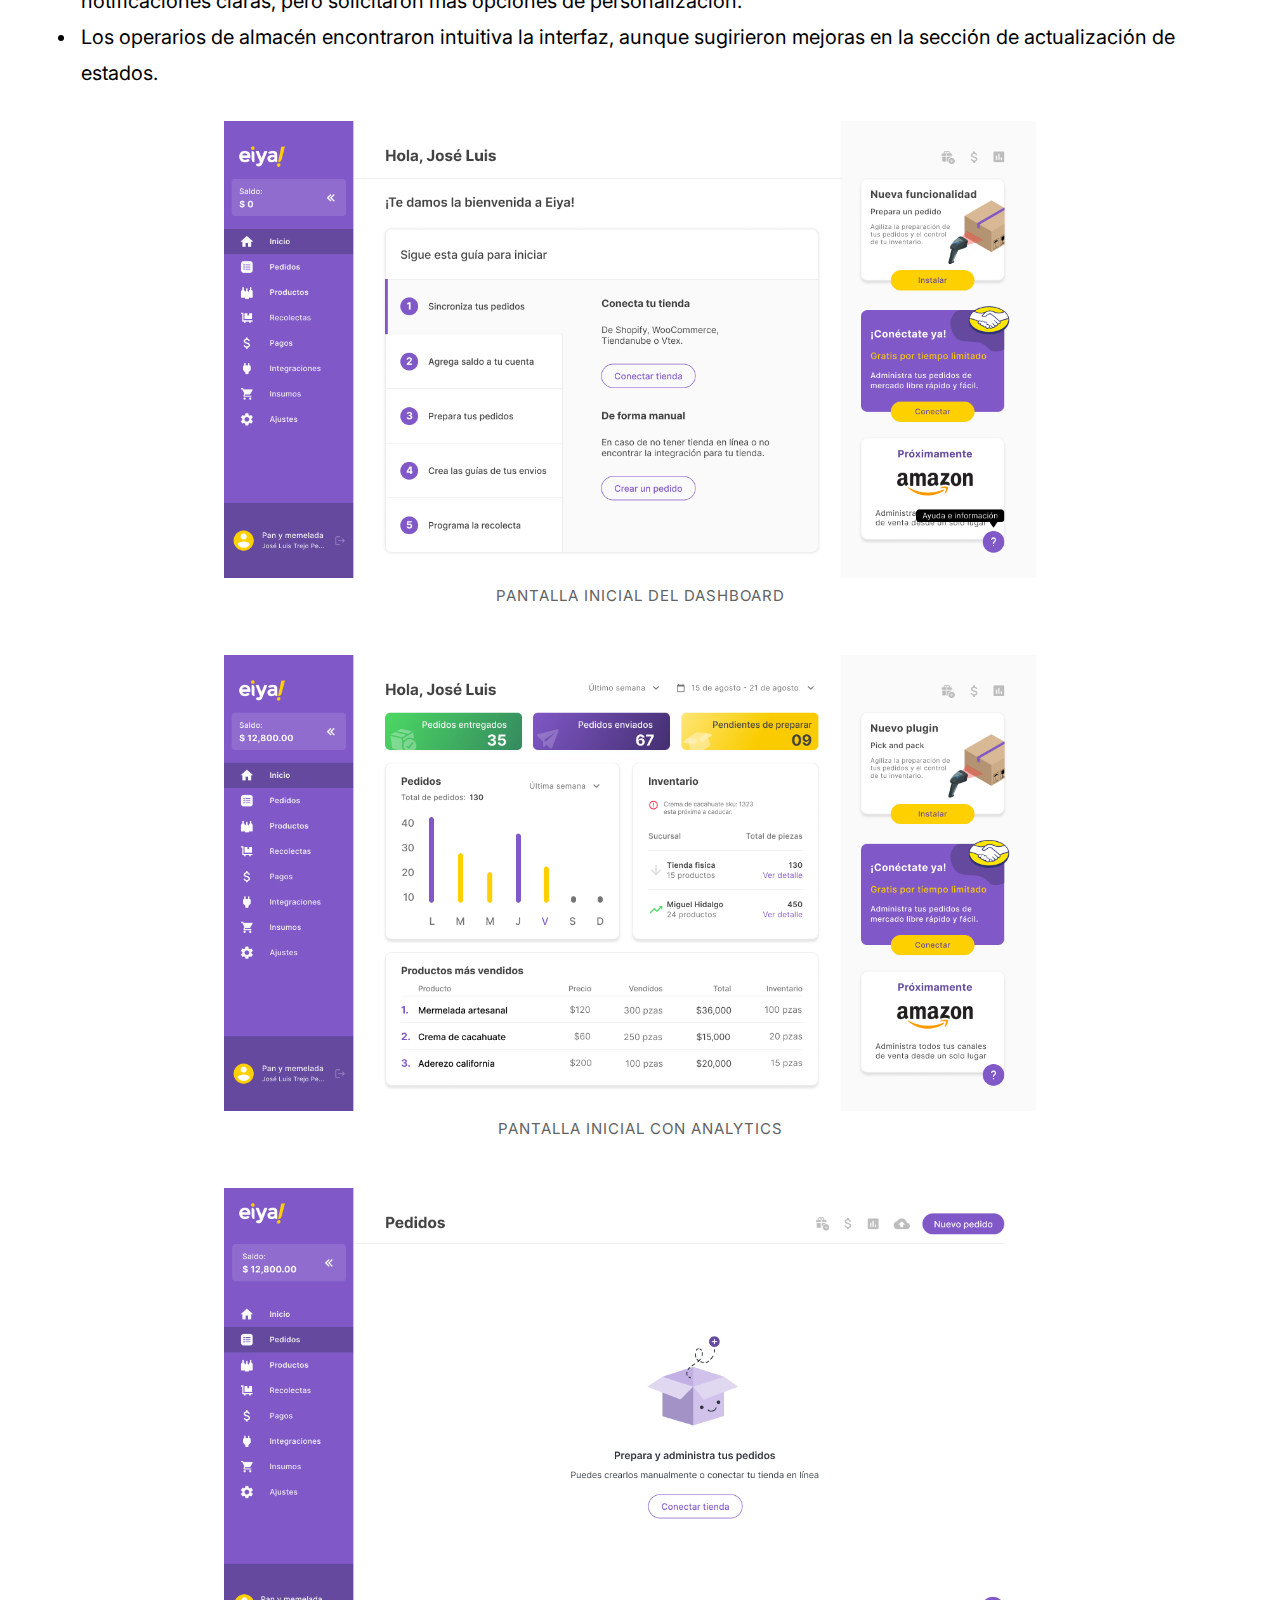
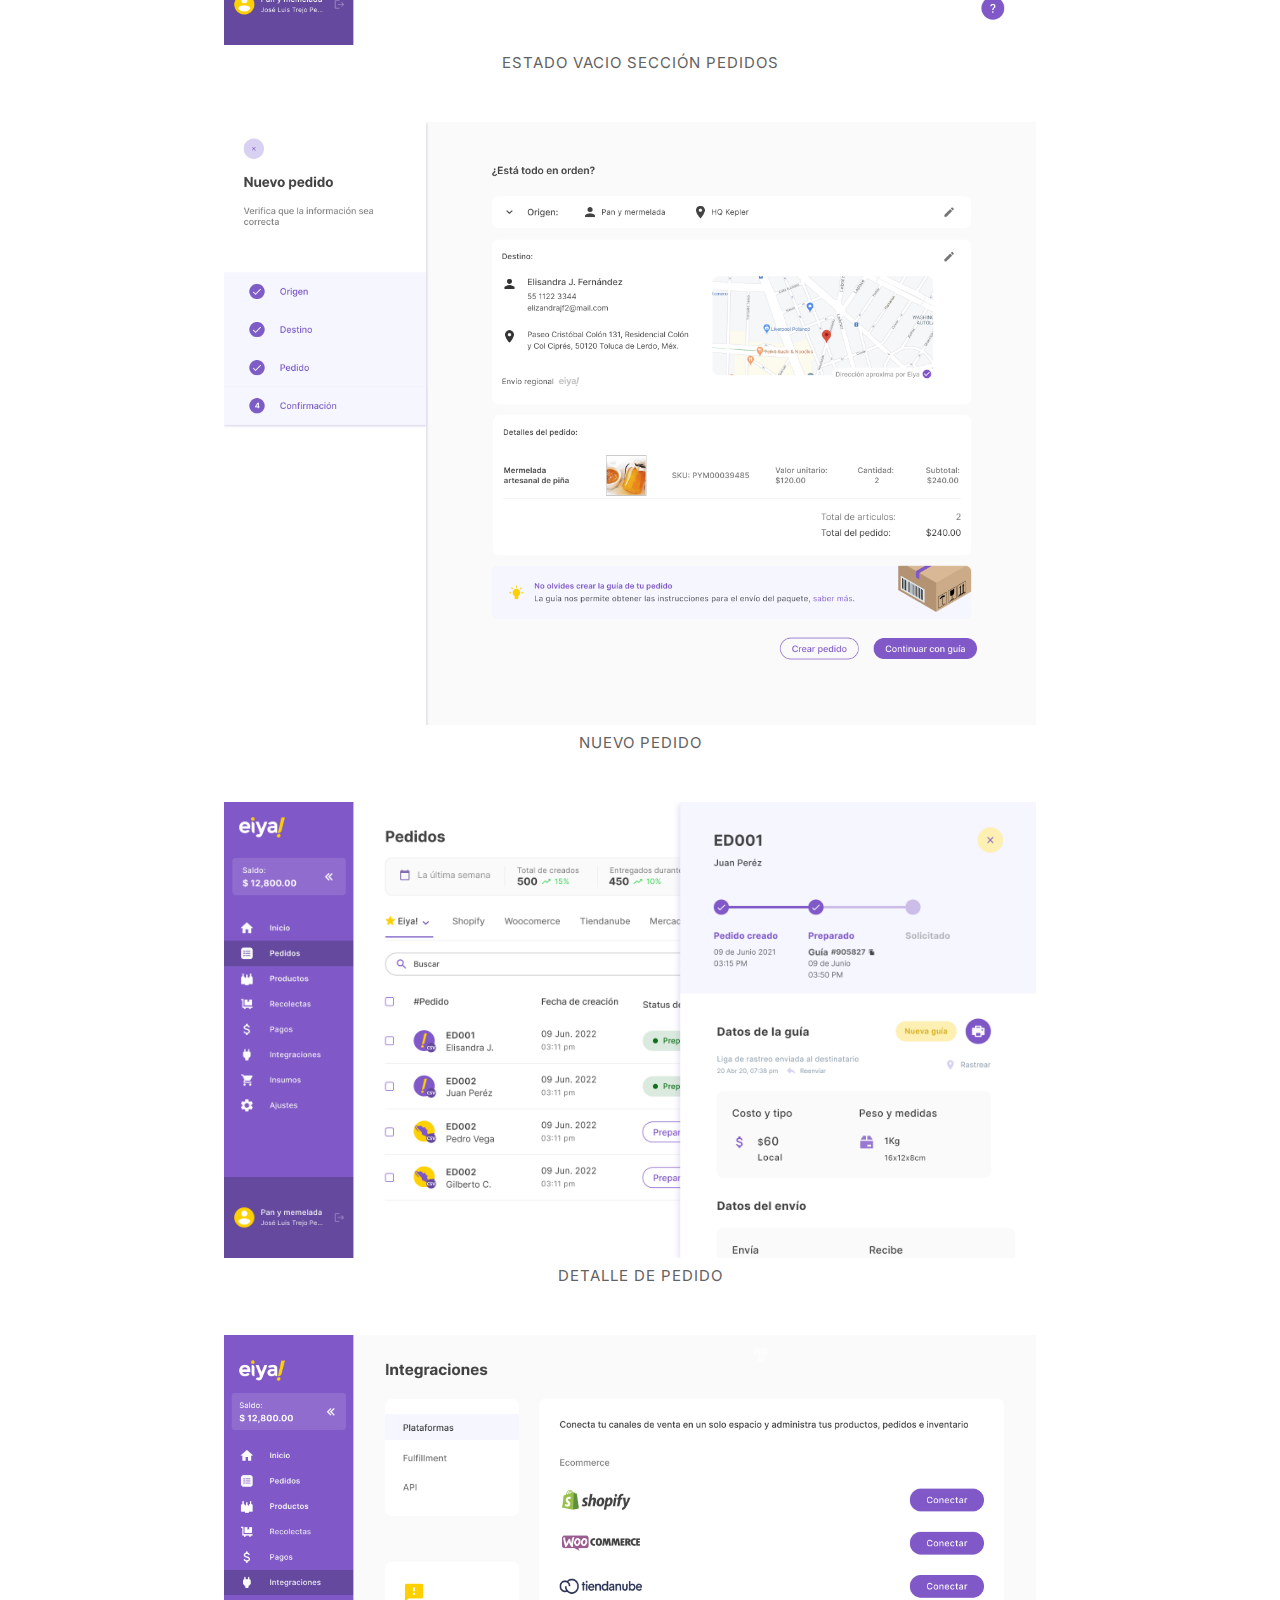
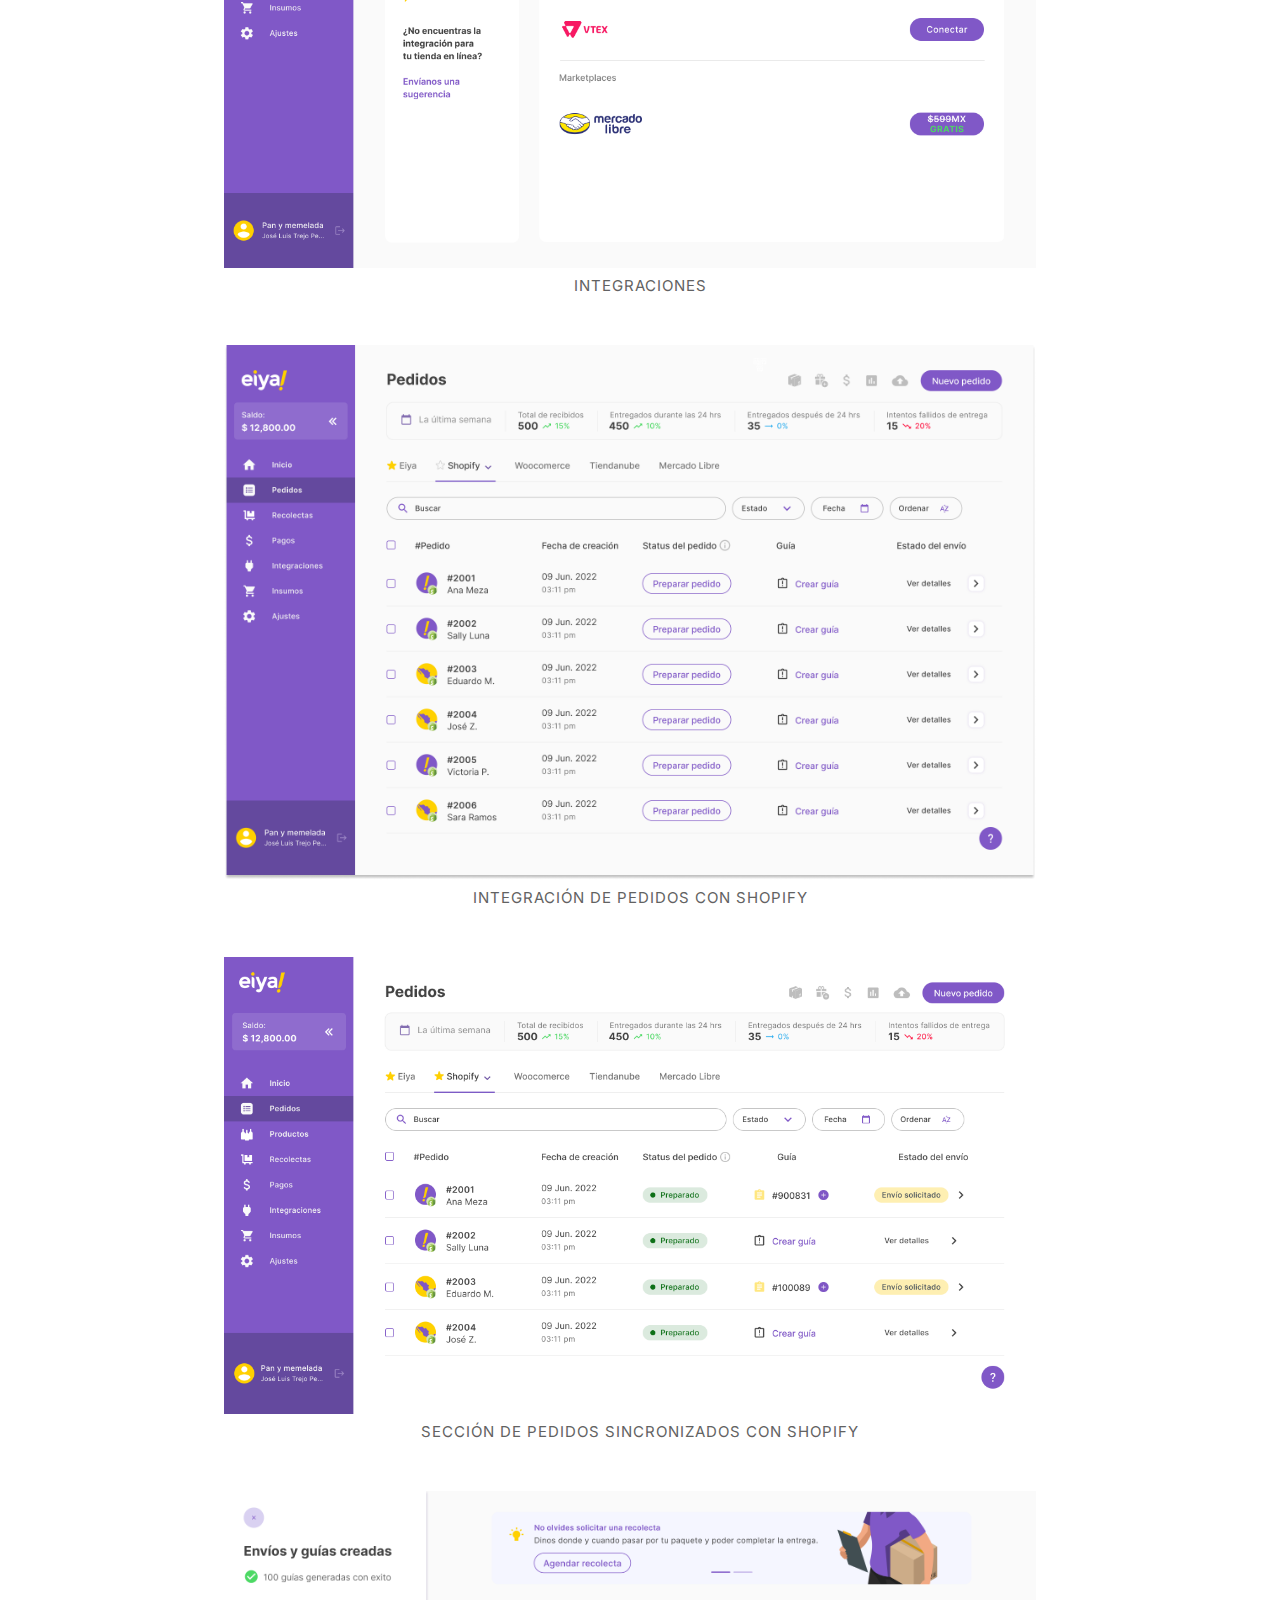
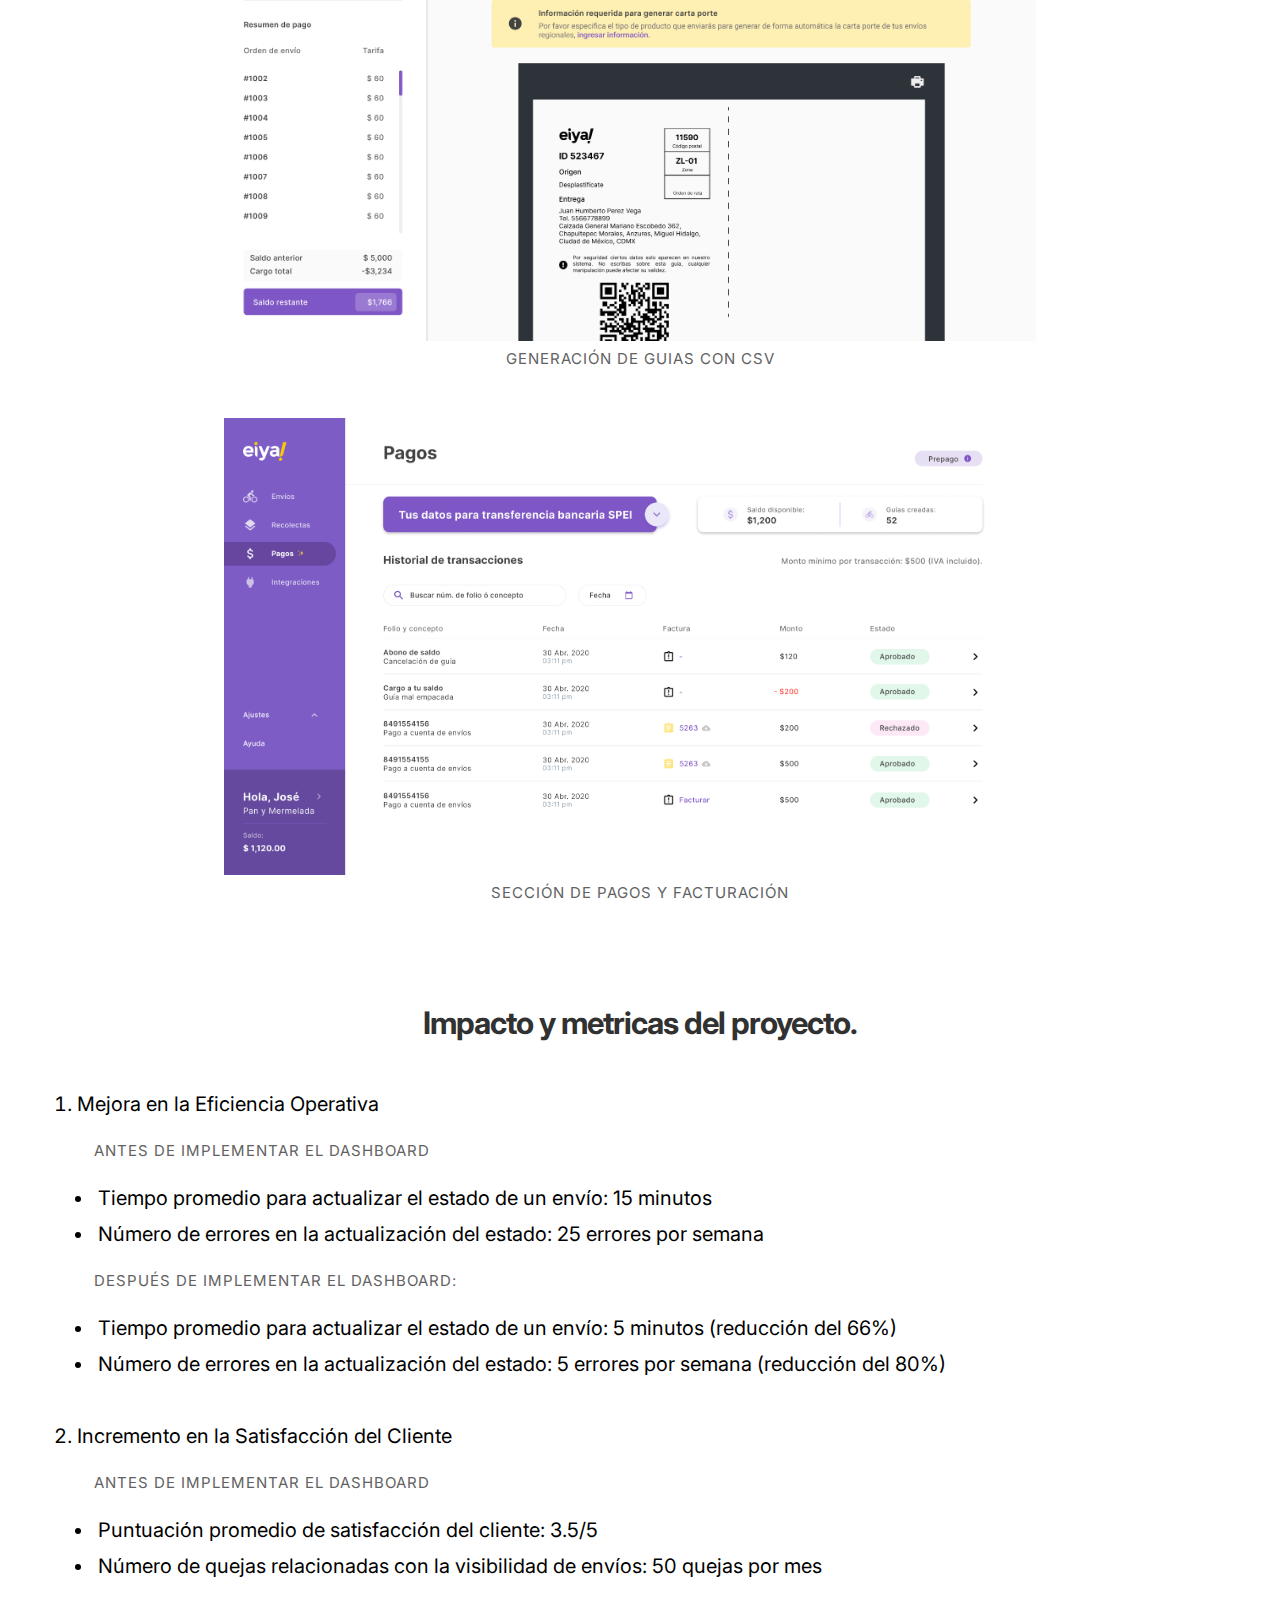
<file: dashboard.html>
﻿<!DOCTYPE html>
<!--[if IE 8 ]><html class="no-js oldie ie8" lang="en"> <![endif]-->
<!--[if IE 9 ]><html class="no-js oldie ie9" lang="en"> <![endif]-->
<!--[if (gte IE 9)|!(IE)]><!--><html class="no-js" lang="en"> <!--<![endif]-->
<head>

   <!--- basic page needs
   ================================================== -->
   <meta charset="utf-8">
	<title>Diana López - Dashboard Envios</title>
	<meta name="description" content="Product designer">  
	<meta name="author" content="DL">

   <!-- mobile specific metas
   ================================================== -->
	<meta name="viewport" content="width=device-width, initial-scale=1, maximum-scale=1">

 	<!-- Inter font
   ================================================== -->
   <link href='https://fonts.googleapis.com/css?family=Inter' rel='stylesheet'>

   <!-- CSS
   ================================================== -->
   <link rel="stylesheet" href="css/base.css">  
   <link rel="stylesheet" href="css/main.css">
   <link rel="stylesheet" href="css/vendor.css">     

   <!-- script
   ================================================== -->   
	<script src="js/modernizr.js"></script>
	<script src="js/pace.min.js"></script>

   <!-- favicons
	================================================== -->
	<link rel="apple-touch-icon" sizes="180x180" href="/apple-touch-icon.png">
	<link rel="icon" type="image/png" sizes="32x32" href="/favicon-32x32.png">
	<link rel="icon" type="image/png" sizes="16x16" href="/favicon-16x16.png">
	<link rel="manifest" href="/site.webmanifest">

</head>

<body id="top">

	<!-- btns 
   ================================================== -->
    <div class="row button-section">
		<div class="col-twelve">
			<a href="index.html#portfolio" title="Regresar" class="button button-primary" style="float: left;"><i class="fa fa-angle-left" aria-hidden="true"></i>  Regresar</a>
			<a href="app-mensajeros.html" title="Siguiente" class="button button-primary" style="float: right; background: #FF0077;">Ver siguiente proyecto  <i class="fa fa-angle-right" aria-hidden="true"></i></a>
		</div>
	</div>
   <!-- /btns -->


   <!-- documentacion section
   ================================================== -->
   <section id="documentacion">

   	<div class="row">
		<!-- Descripción-->
   		<div id="sect" class="col-twelve">
   			<h5>Dashboard de Envíos</h5>
   			<h1>Descripción.</h1>
   			<div class="intro-info">
   				<img src="images/portfolio/modals/dashboard.png" alt="Dashboard" style="width: 45%;">
   				<p style="padding-top: 5rem;">Se diseñó un Dashboard para ayudar a los usuarios a rastrear y gestionar sus envíos de manera eficiente, mostrando el estado actual de los mismos, permitiendo su rastreo de manera segura, así como ofreciendo información detallada sobre cada uno de ellos y otros servicios de la empresa.</p>
				<p class="categories"><i class="fa fa-tag" aria-hidden="true"></i> Metodologia empleada: Desing Thinking</p>
   			</div>
			
   		</div>
		<!-- 1. Empatizar - Usuarios -->
		<div id="sect" class="col-twelve">
			<h5>1. Empatizar</h5>
			<h1>Los usuarios.</h1>
   			<div class="intro-info">
				<p style="text-align: center;">En esta fase, el objetivo fué entender a nuestros usuarios y sus necesidades por medio de entrevistas y encuestas a los usuarios principales, gerentes de logística, operarios de almacén y clientes finales. Pasamos tiempo observando cómo los usuarios actuales interactúan con el sistema de envíos existente, identificando puntos de dolor y áreas de oportunidad.</p>
				<img src="images/portfolio/modals/serviceblueprint.png" alt="Service blue print logistica envios" style="width: 70%; float: none;">
				<p class="categories" style="text-align: center; margin-bottom: 5rem;">Service Blueprint de servicio de logística para despachar un envío en bodega.</p>
				<h5>Hallazgos</h5>
				<p>Los usuarios actuales de la empresa son emprendimientos pequeños y medianos, cuyos líderes tienen entre 25 y 35 años. En muchas ocasiones, la persona que registra los envíos no es la misma que contrata el servicio; este usuario tiene entre aproximadamente 45 y 57 años.</p>
				<p>Características de la persona que administra el servicio de envíos:</p>
				<ul>
					<li>No es una persona tecnológica.</li>
					<li>Principalmente usa el ordenador.</li>
					<li>Los usuarios provienen de diferentes marketplaces como Shopify, WooCommerce, TiendaNube, entre otros.</li>
					<li>Muchos también venden por Facebook e Instagram y llevan un control mediante Excel.</li>
					<li>Están interesados en vender en Amazon y MercadoLibre.</li>
					<li>Los usuarios están interesados en soluciones de envíos rápidos para el mismo día o el día siguiente.</li>
					<li>La persona que contrata el servicio valora mucho los envíos ecológicos (en bicicleta), que es el principal diferenciador de esta empresa.</li>
					<li>Los usuarios con mayor volumen de envíos tienen problemas para controlar qué envíos ya fueron empaquetados, cuáles se solicitó una guía de envío y cuáles ya fueron entregados a la paquetería.</li>
				</ul>
				<img src="images/portfolio/modals/Benchmark.png" alt="Benchmark" style="width: 70%; float: none;">
				<p class="categories" style="text-align: center; margin-bottom: 5rem;">Benchmark de principales competidores.</p>
   			</div>
		</div>
		<!-- 2. Definir - Problema -->
		<div id="sect" class="col-twelve">
			<h5>2. Definir</h5>
			<h1>Problema.</h1>
   			<div class="intro-info">
				<p>La empresa comenzó realizando envíos a través de WhatsApp; posteriormente, tercerizó una aplicación que permitió a sus usuarios solicitar envíos mediante un formulario, lo que ha generado los siguientes problemas urgentes:</p>
				<ul>
					<li>Los negocios con un gran volumen de envíos pierden mucho tiempo al solicitarlos manualmente mediante un formulario.</li>
					<li>Los usuarios tienen dificultades con la facturación de los servicios de envío y la consulta de su saldo.</li>
					<li>Los clientes finales enfrentan problemas al no poder rastrear sus envíos, realizar cambios en su dirección, programar la entrega de sus pedidos o comunicarse con su mensajero para coordinar la entrega.</li>
					<li>Es necesario ofrecer y visualizar el servicio de logística a los clientes con un alto volumen de envíos.</li>
				</ul>
				<div class="grey-section" style="padding: 2rem; border-radius: 1rem;">
					<h5>Problema central</h5>
					<p style="text-align: center;">Los usuarios necesitan una solución que les permita gestionar y monitorear los envíos de manera eficiente y en tiempo real, mejorando la transparencia y la comunicación en todo el proceso logístico.</p>
				</div>
   			</div>
   		</div>
		<!-- 3. Idear - Objetivos -->
		<div id="sect" class="col-twelve">
			<h5>3. Idear</h5>
			<h1>Objetivos.</h1>
   			<div class="intro-info">
				<p>Para poder priorizar la generación de soluciones para los problema definidos, se realizo una matriz de priorización con los stakeholders y el equipo de desarrollo, asi como una estimación colaborativa con ayuda de "Srum Poker" para poder estimar el esfuerzo requerido para cada historia de usuario.</p>
				<img src="images/portfolio/modals/Matriz.png" alt="Matriz de priorización" style="width: 70%; float: none;">
				<p class="categories" style="text-align: center; margin-bottom: 5rem;">Matriz de priorización para backlog de funcionalidades de dashboard.</p>
				<p>La priorización final fue la siguiente:</p>
				<ol>
					<li>Permitir a los usuarios solicitar envíos automatizados desde sus tiendas en línea, comenzando con Shopify, la plataforma más utilizada por nuestros clientes.</li>
					<li>Continuar permitiendo la creación de envíos manuales y por CSV/Excel, ya que requieren menos esfuerzo técnico y son muy valiosas para los usuarios.</li>
					<li>Agregar métodos de pago automáticos y opciones de facturación automática, ya que esto es un punto de dolor importante para el usuario y el negocio.</li>
					<li>Crear un modelo de comunicación y rastreo entre el punto de compra, la entrega y la mensajería.</li>
					<li>Facilitar la exposición de otros servicios a usuarios recurrentes.</li>
				</ol>
				<img src="images/portfolio/modals/estimation.png" alt="scrum poker" style="width: 70%; float: none;">
			<p class="categories" style="text-align: center; margin-bottom: 5rem;">Representación de Scrum Poker</p>
			</div>
		</div>
		<!-- 4. Prototipar - Diseño visual -->
		<div id="sect" class="col-twelve">
   			<div class="intro-info">
				<h5>4. Prototipar</h5>
				<h1>Diseño Visual.</h1>
				<p>Iniciamos con la comprensión técnica de los requerimientos necesarios para sincronizar los pedidos con los procesos internos de la empresa, como la creación de guías, la solicitud de recolección de paquetes y, finalmente, la entrega. Algunos de estos procesos se representaron mediante wireframes de baja fidelidad, para luego diseñar prototipos de alta fidelidad en Figma y entregarlos al equipo de desarrollo.</p>
				<!-- Wireframe -->
				<img src="images/portfolio/modals/wirefreme.png" alt="wireframe" style="width: 70%; float: none;">
				<p class="categories" style="text-align: center; margin-bottom: 5rem;">Wireframe inicial del flujo de sincronización con Shopify</p>
				<!-- Flujo -->
				<img src="images/portfolio/modals/rastreo.png" alt="rastreo" style="width: 70%; float: none;">
				<p class="categories" style="text-align: center; margin-bottom: 5rem;">Flujo de rastreo publico y "liga segura"</p>
				<!-- Colores del sistema -->
				<img src="images/portfolio/modals/colores.png" alt="colores" style="width: 70%; float: none;">
				<p class="categories" style="text-align: center; margin-bottom: 5rem;">Colores del sistema</p>
				<!-- Tipografia -->
				<img src="images/portfolio/modals/tipografia.png" alt="tipografia" style="width: 70%; float: none;">
				<p class="categories" style="text-align: center; margin-bottom: 5rem;">Tipografia</p>
				<!-- Desing system -->
				<img src="images/portfolio/modals/desing-system.png" alt="Desing system" style="width: 70%; float: none;">
				<p class="categories" style="text-align: center; margin-bottom: 5rem;">Desing system</p>
   			</div>
		</div>
		<!-- 5. Testear - Momentos clave -->
		<div id="sect" class="col-twelve">
			<h5>5. Testear</h5>
			<h1>Momentos clave.</h1>
   			<div class="intro-info">
				<p>Realizamos pruebas de usabilidad con los usuarios clave para evaluar la efectividad del proyecto y recolectamos feedback de stakeholders para mejorar el diseño y la funcionalidad.</p>
				<ul>
					<li>Los usuarios apreciaron la claridad y la actualización en tiempo real de sus pedidos en el dashboard, valoraron las notificaciones claras, pero solicitaron más opciones de personalización.</li>
					<li>Los operarios de almacén encontraron intuitiva la interfaz, aunque sugirieron mejoras en la sección de actualización de estados.</li>
				</ul>
				<!-- Inicio -->
				<img src="images/portfolio/modals/Inicio.png" alt="Dashboard inicio" style="width: 70%; float: none;">
				<p class="categories" style="text-align: center; margin-bottom: 5rem;">Pantalla inicial del Dashboard</p>
				<!-- Analytics -->
				<img src="images/portfolio/modals/Analytics.png" alt="Analytics" style="width: 70%; float: none;">
				<p class="categories" style="text-align: center; margin-bottom: 5rem;">Pantalla inicial con Analytics</p>
				<!-- Estado vacio -->
				<img src="images/portfolio/modals/Estadovacio.png" alt="Estado vacío" style="width: 70%; float: none;">
				<p class="categories" style="text-align: center; margin-bottom: 5rem;">Estado vacio sección pedidos</p>
				<!-- Nuevo pedido -->
				<img src="images/portfolio/modals/nuevopedido.png" alt="Nuevo pedido" style="width: 70%; float: none;">
				<p class="categories" style="text-align: center; margin-bottom: 5rem;">Nuevo pedido</p>
				<!-- Detalle -->
				<img src="images/portfolio/modals/detalle pedido.png" alt="Detalle" style="width: 70%; float: none;">
				<p class="categories" style="text-align: center; margin-bottom: 5rem;">Detalle de pedido</p>
				<!-- Integraciones -->
				<img src="images/portfolio/modals/Integraciones.png" alt="Integraciones" style="width: 70%; float: none;">
				<p class="categories" style="text-align: center; margin-bottom: 5rem;">Integraciones</p>
				<!-- Shopify -->
				<img src="images/portfolio/modals/Shopify.png" alt="shopify" style="width: 70%; float: none;">
				<p class="categories" style="text-align: center; margin-bottom: 5rem;">Integración de pedidos con shopify</p>
				<!-- Pedidos -->
				<img src="images/portfolio/modals/pedidos.png" alt="shopify" style="width: 70%; float: none;">
				<p class="categories" style="text-align: center; margin-bottom: 5rem;">Sección de pedidos sincronizados con shopify</p>
				<!-- CSV -->
				<img src="images/portfolio/modals/CSV – Guias generadas.png" alt="guias" style="width: 70%; float: none;">
				<p class="categories" style="text-align: center; margin-bottom: 5rem;">Generación de guias con CSV</p>
				<!-- Pagos -->
				<img src="images/portfolio/modals/Pagos - minimizado.png" alt="pagos" style="width: 70%; float: none;">
				<p class="categories" style="text-align: center; margin-bottom: 5rem;">Sección de pagos y facturación</p>
   			</div>
		</div>
		<!-- Conclusiones - Retrospectiva -->
		<div id="sect" class="col-twelve">
			<h1>Impacto y metricas del proyecto.</h1>
   			<div class="intro-info">
				<ol>
					<li>Mejora en la Eficiencia Operativa</li>
						<ul>
							<ol class="categories" style="margin: 2rem 0;">Antes de implementar el dashboard</ol>
							<li>Tiempo promedio para actualizar el estado de un envío: 15 minutos</li>
							<li>Número de errores en la actualización del estado: 25 errores por semana</li>
						</ul>
						<ul>
							<ol class="categories" style="margin: 2rem 0;">Después de Implementar el Dashboard:</ol>
							<li>Tiempo promedio para actualizar el estado de un envío: 5 minutos (reducción del 66%)</li>
							<li>Número de errores en la actualización del estado: 5 errores por semana (reducción del 80%)</li>
						</ul>
					<br>
					<li>Incremento en la Satisfacción del Cliente</li>
						<ul>
							<ol class="categories" style="margin: 2rem 0;">Antes de implementar el dashboard</ol>
							<li>Puntuación promedio de satisfacción del cliente: 3.5/5</li>
							<li>Número de quejas relacionadas con la visibilidad de envíos: 50 quejas por mes</li>
						</ul>
						<ul>
							<ol class="categories" style="margin: 2rem 0;">Después de Implementar el Dashboard:</ol>
							<li>Puntuación promedio de satisfacción del cliente: 4.5/5 (incremento del 28.6%)</li>
							<li>Número de quejas relacionadas con la visibilidad de envíos: 10 quejas por mes (reducción del 80%)</li>
						</ul>
					<br>
					<li>Aumento en la Productividad del Personal</li>
						<ul>
							<ol class="categories" style="margin: 2rem 0;">Antes de implementar el dashboard</ol>
							<li>Número de envíos gestionados por operario al día: 50</li>
							<li>Tiempo dedicado a la resolución de incidencias por operario: 3 horas al día</li>
						</ul>
						<ul>
							<ol class="categories" style="margin: 2rem 0;">Después de Implementar el Dashboard:</ol>
							<li>Número de envíos gestionados por operario al día: 80 (incremento del 60%)</li>
							<li>Tiempo dedicado a la resolución de incidencias por operario: 1 hora al día (reducción del 67%)</li>
						</ul>
				</ol>
				<h5 style="margin-top: 10rem;">Conclusiones</h5>
				<p style="text-align: center;">Implementar el dashboard mejoró muchísimo la eficiencia operativa. Ahora, actualizar el estado de los envíos es mucho más rápido y se cometen muchos menos errores. Además, la transparencia y las notificaciones en tiempo real hicieron que la experiencia del cliente mejorara notablemente, lo que se tradujo en mayor satisfacción y menos quejas.</p>
				<p style="text-align: center;">Estos resultados muestran el impacto positivo que el dashboard de envíos tuvo en diferentes áreas del negocio. Los datos demostrados son útiles para justificar la inversión en soluciones tecnológicas y para demostrar el valor del diseño centrado en el usuario en futuros proyectos.</p>
				<p style="text-align: center;">Al estar en constante comunicación con nuestros usuarios, nos dimos cuenta de que podemos ayudarlos a expandirse. Con las integraciones ya implementadas, podemos convertirnos en una aplicación SaaS desde la cual puedan administrar sus envíos en un solo lugar.</p>
   			</div>
		</div>
   	</div>

   </section> <!-- /process-->


   <!-- contact
   ================================================== -->
	<section id="contact">

		<div class="row section-intro">
   		<div class="col-twelve">

   			<h5>Contacto</h5>
   			<h1>Me encantaría saber pronto de ti </h1>

   		</div> 
   	</div> <!-- /section-intro -->

   	<div class="row contact-form">

   		<div class="col-twelve">

            <!-- form 
            <form name="contactForm" id="contactForm" method="post" action="">
      			<fieldset>

                  <div class="form-field">
 						   <input name="contactName" type="text" id="contactName" placeholder="Nombre" value="" minlength="2" required="">
                  </div>
                  <div class="form-field">
	      			   <input name="contactEmail" type="email" id="contactEmail" placeholder="Email" value="" required="">
	               </div>
                  <div class="form-field">
	     				   <input name="contactSubject" type="text" id="contactSubject" placeholder="Teléfono" value="">
	               </div>                       
                  <div class="form-field">
	                 	<textarea name="contactMessage" id="contactMessage" placeholder="Mensaje" rows="10" cols="50" required=""></textarea>
	               </div>                      
                 <div class="form-field">
                     <button class="submitform">Enviar</button>
                     <div id="submit-loader">
                        <div class="text-loader">Enviando...</div>                             
       				      <div class="s-loader">
								  	<div class="bounce1"></div>
								  	<div class="bounce2"></div>
								  	<div class="bounce3"></div>
								</div>
							</div>
                  </div>

      			</fieldset>
      		</form> -->

            <!-- contact-warning -->
            <div id="message-warning">            	
            </div>            
            <!-- contact-success -->
      		<div id="message-success">
               <i class="fa fa-check"></i>Your message was sent, thank you!<br>
      		</div>

         </div> <!-- /col-twelve -->
   		
   	</div> <!-- /contact-form -->

   	<div class="row contact-info">

   		<div class="col-four tab-full">

   			<div class="icon">
   				<i class="icon-pin"></i>
   			</div>

   			<h5>Donde encontrarme</h5>

   			<p style="color: white;">
            Cuautitlán izcalli,<br>
            Estado de México<br>
            </p>

   		</div>

   		<div class="col-four tab-full collapse">

   			<div class="icon">
   				<i class="icon-mail"></i>
   			</div>

   			<h5>E-mail</h5>

   			<p style="color: white;">dlopezr1313@gmail.com<br>		     
			   </p>

   		</div>

   		<div class="col-four tab-full">

   			<div class="icon">
   				<i class="icon-phone"></i>
   			</div>

   			<h5>Llámame a</h5>

   			<p style="color: white;"> Celular: (55) 8055 7367</p>

   		</div>
   		
   	</div> <!-- /contact-info -->
		
	</section> <!-- /contact -->

   <div id="preloader"> 
    	<div id="loader"></div>
   </div> 

   <!-- Java Script
   ================================================== --> 
   <script src="js/jquery-2.1.3.min.js"></script>
   <script src="js/plugins.js"></script>
   <script src="js/main.js"></script>

</body>

</html>
</file>
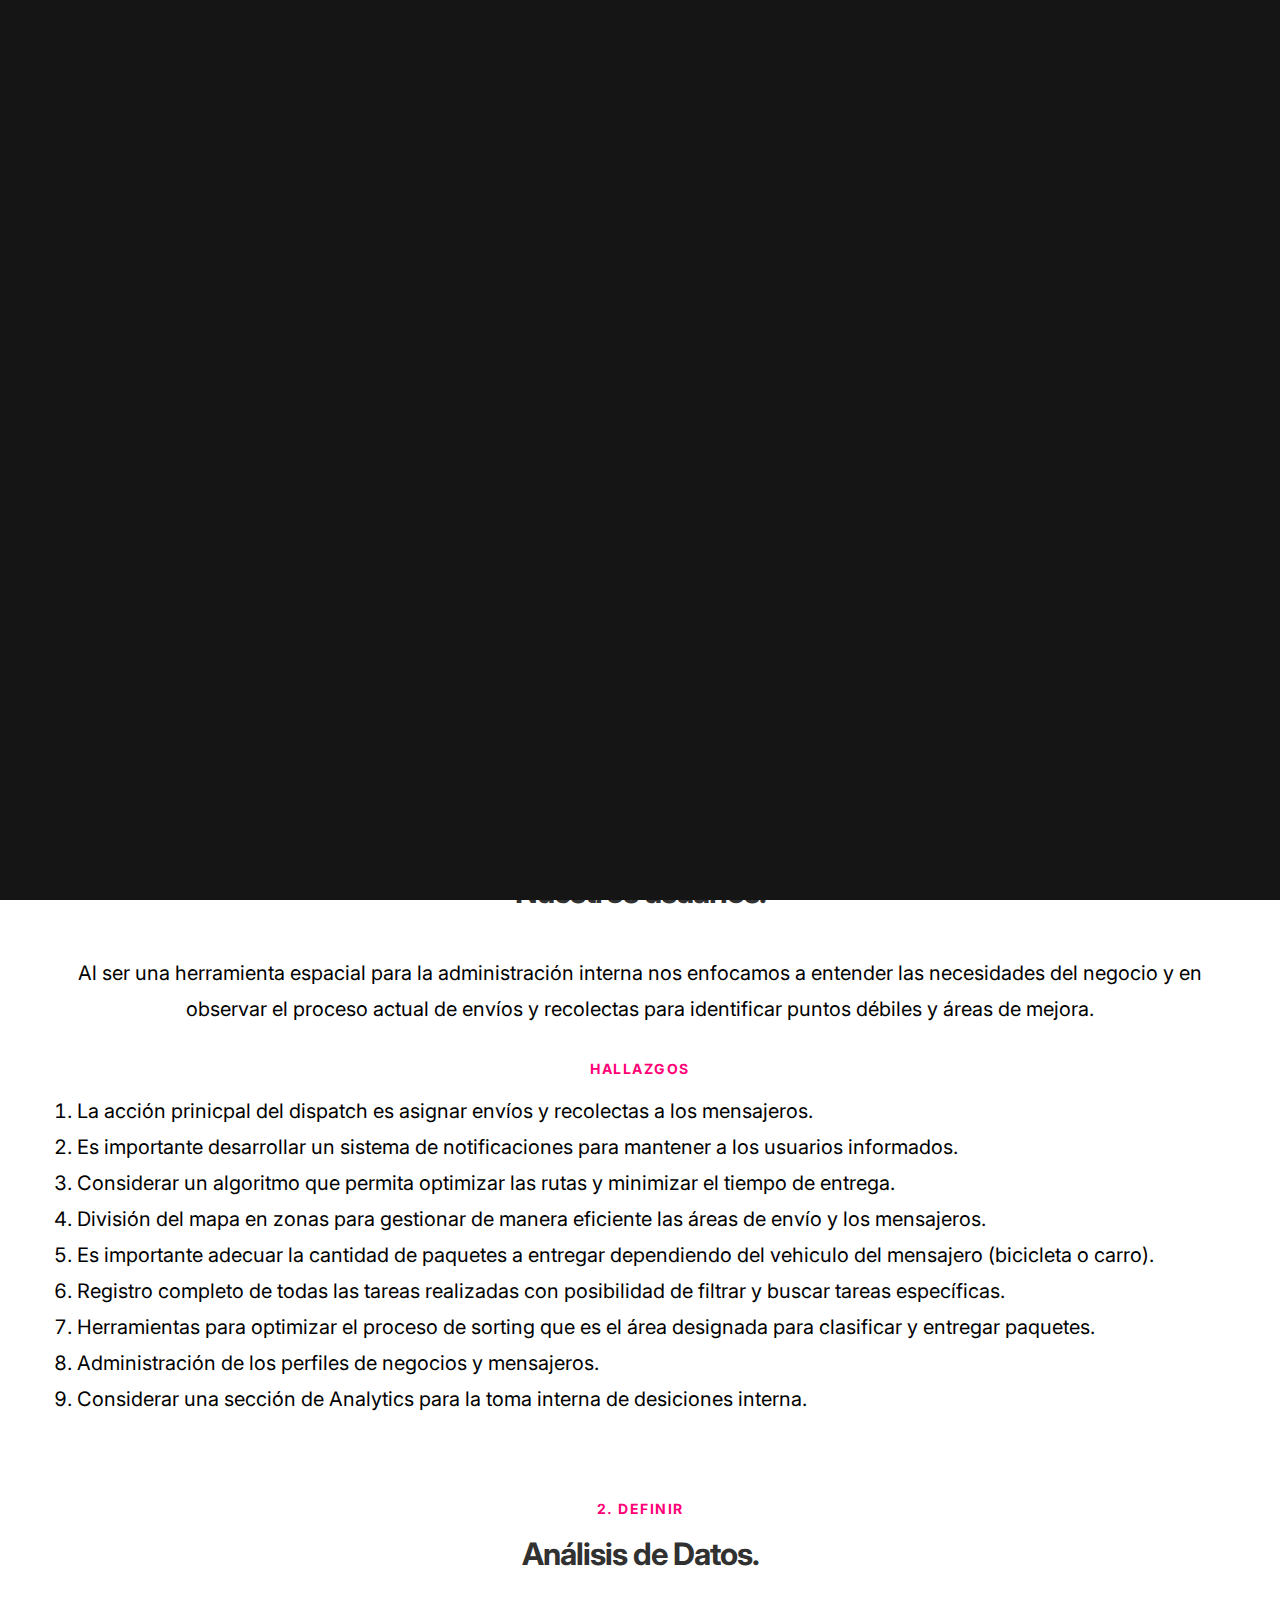
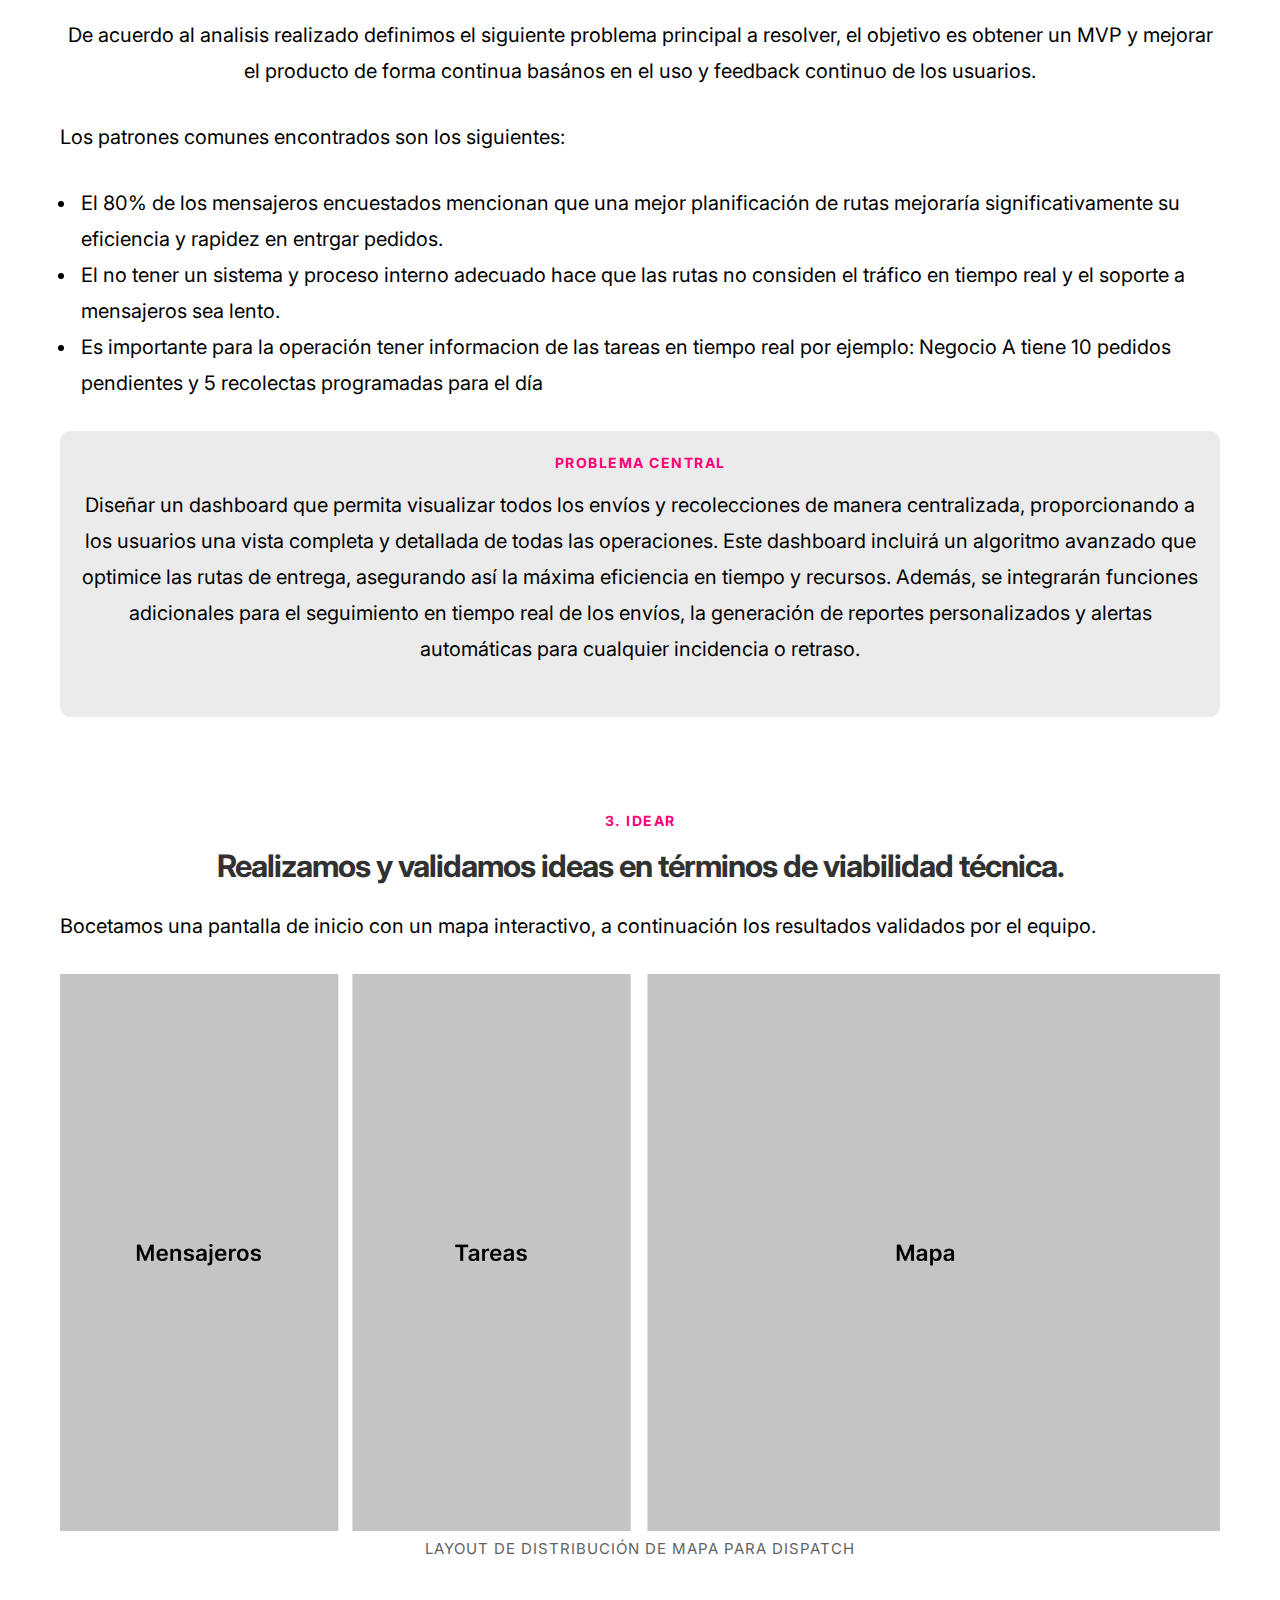
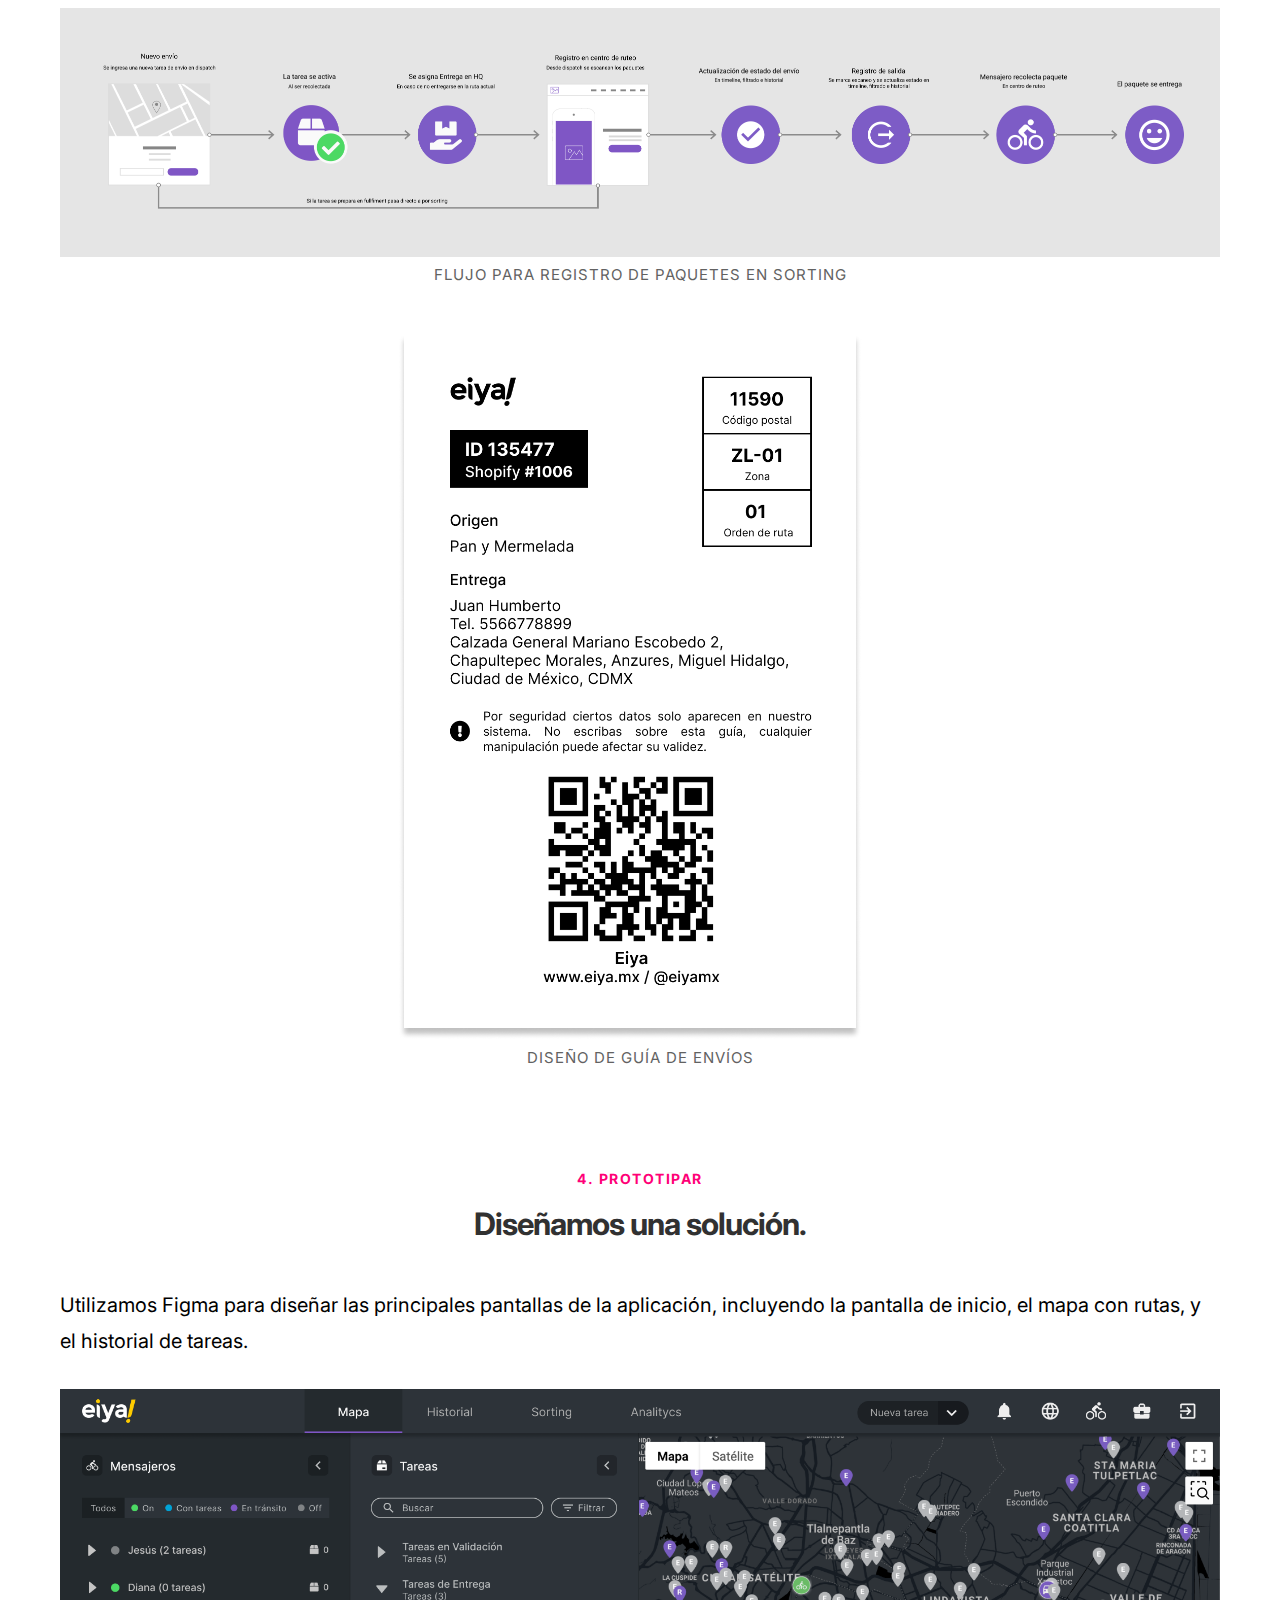
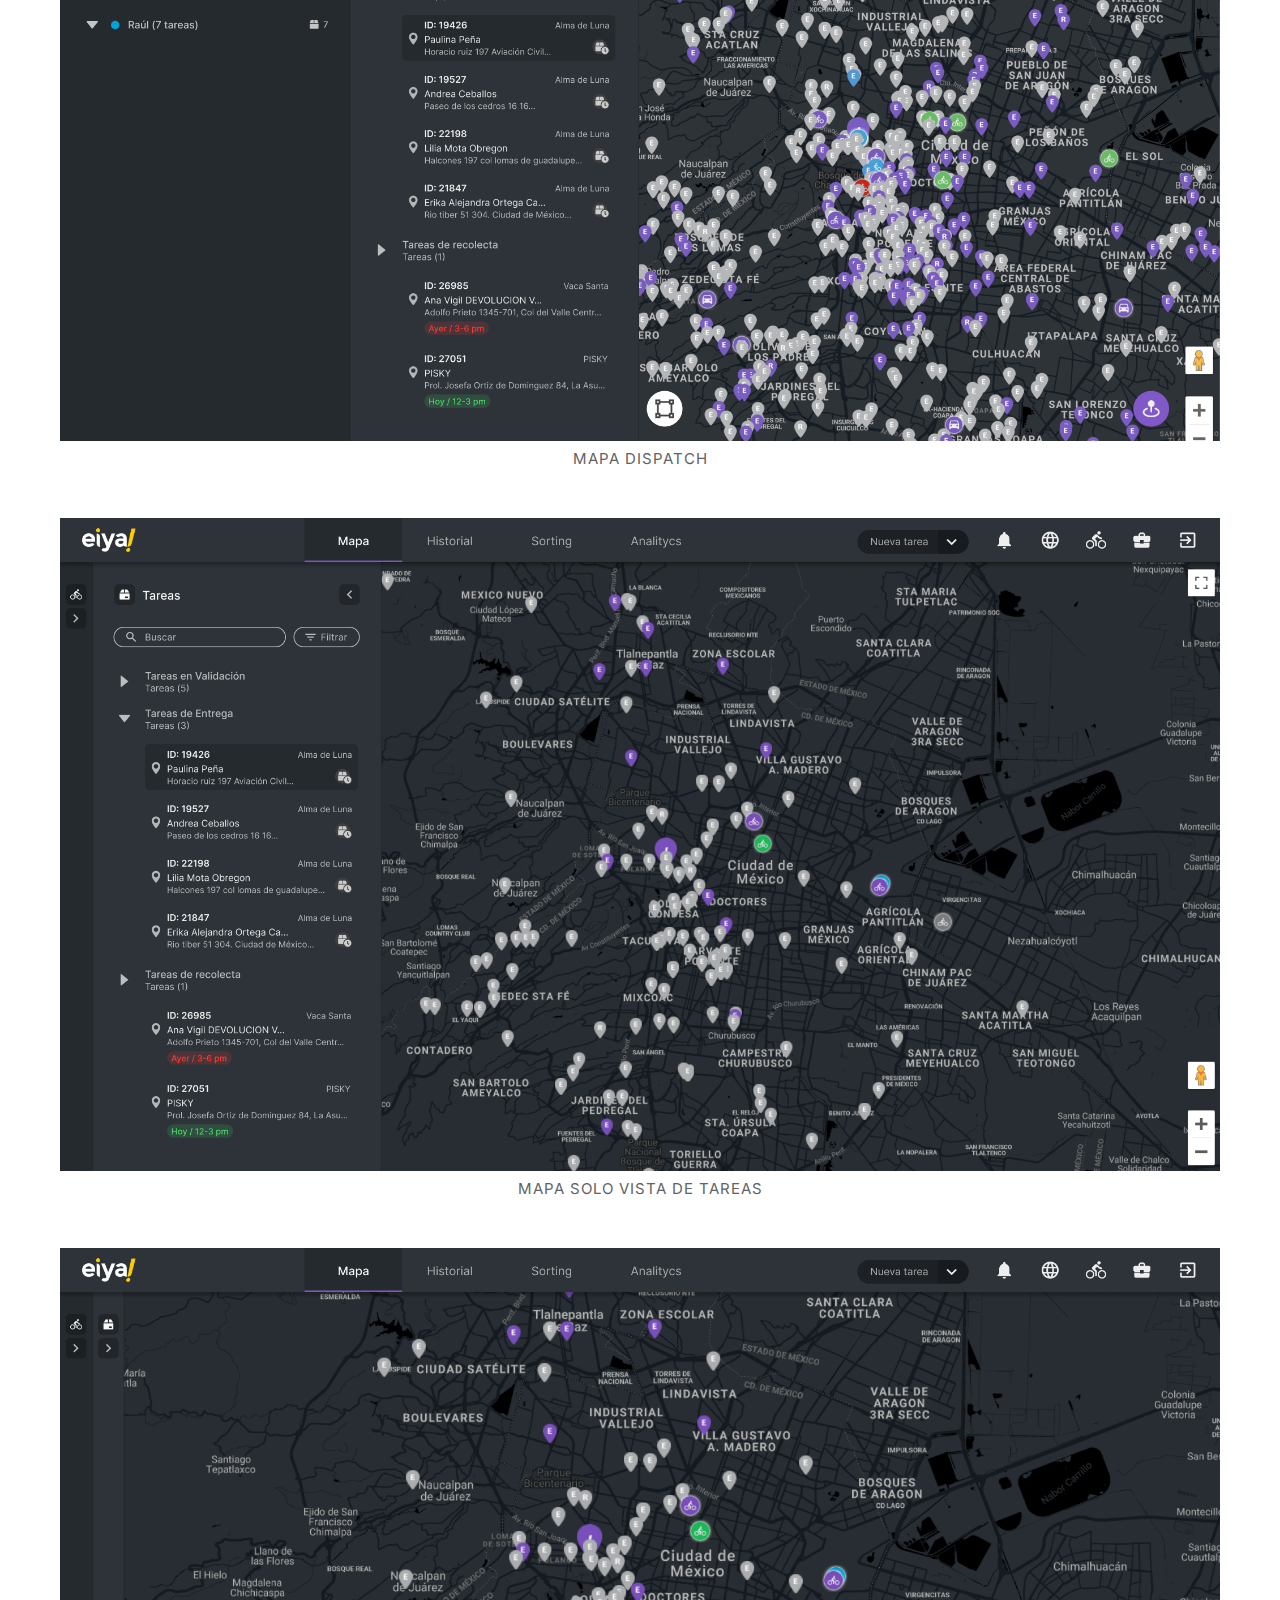
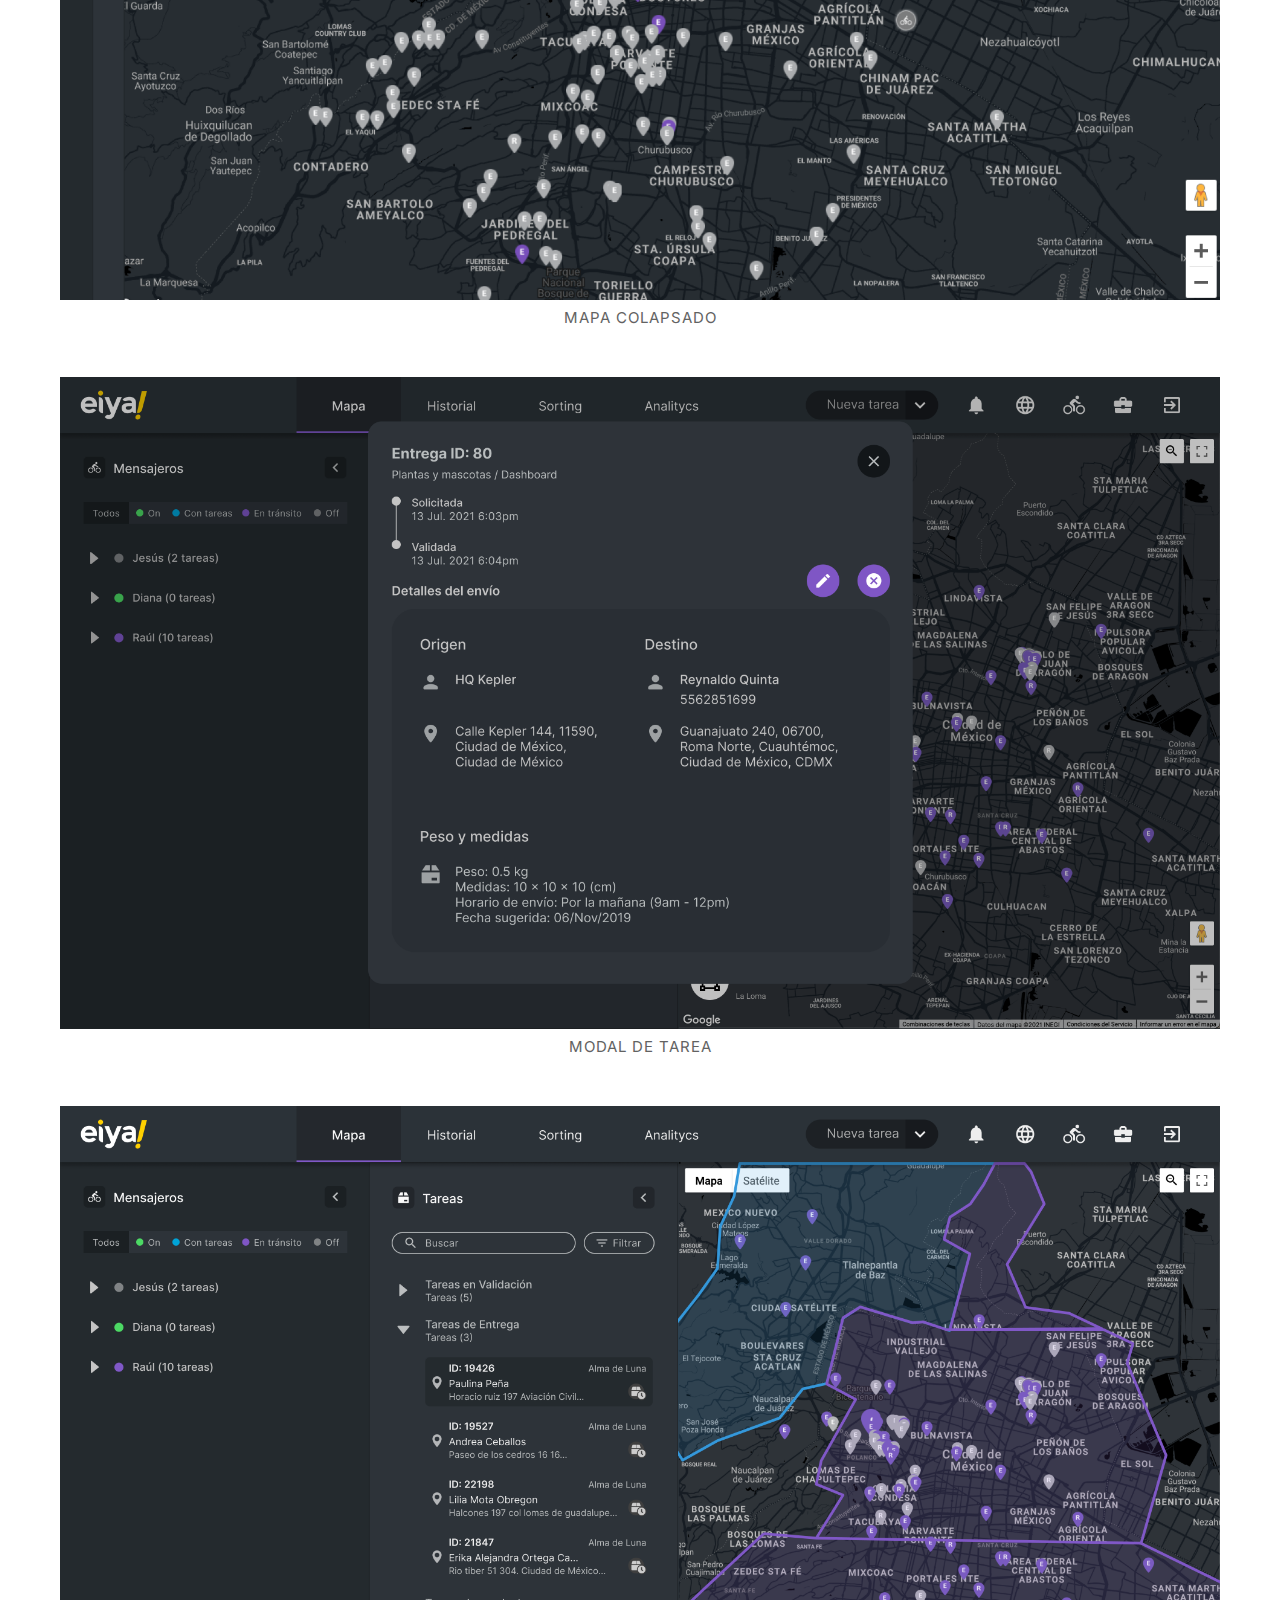
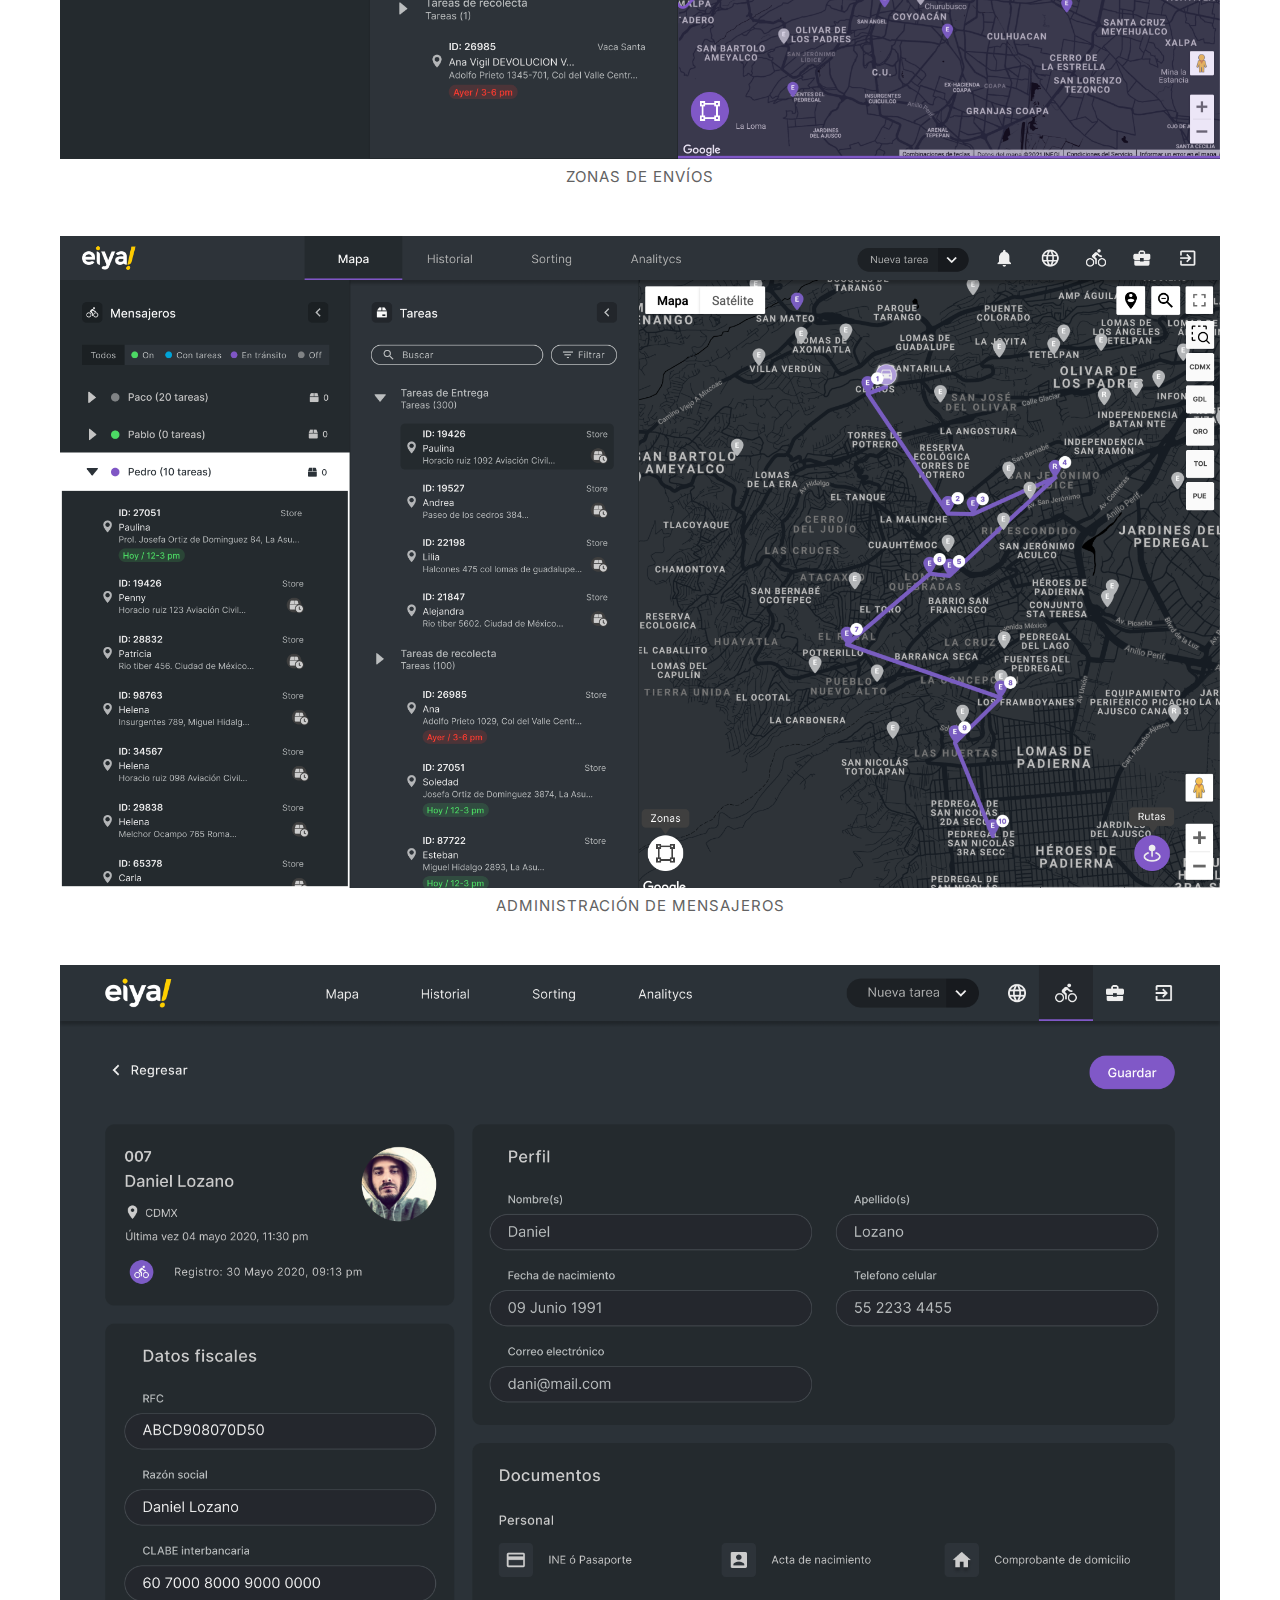
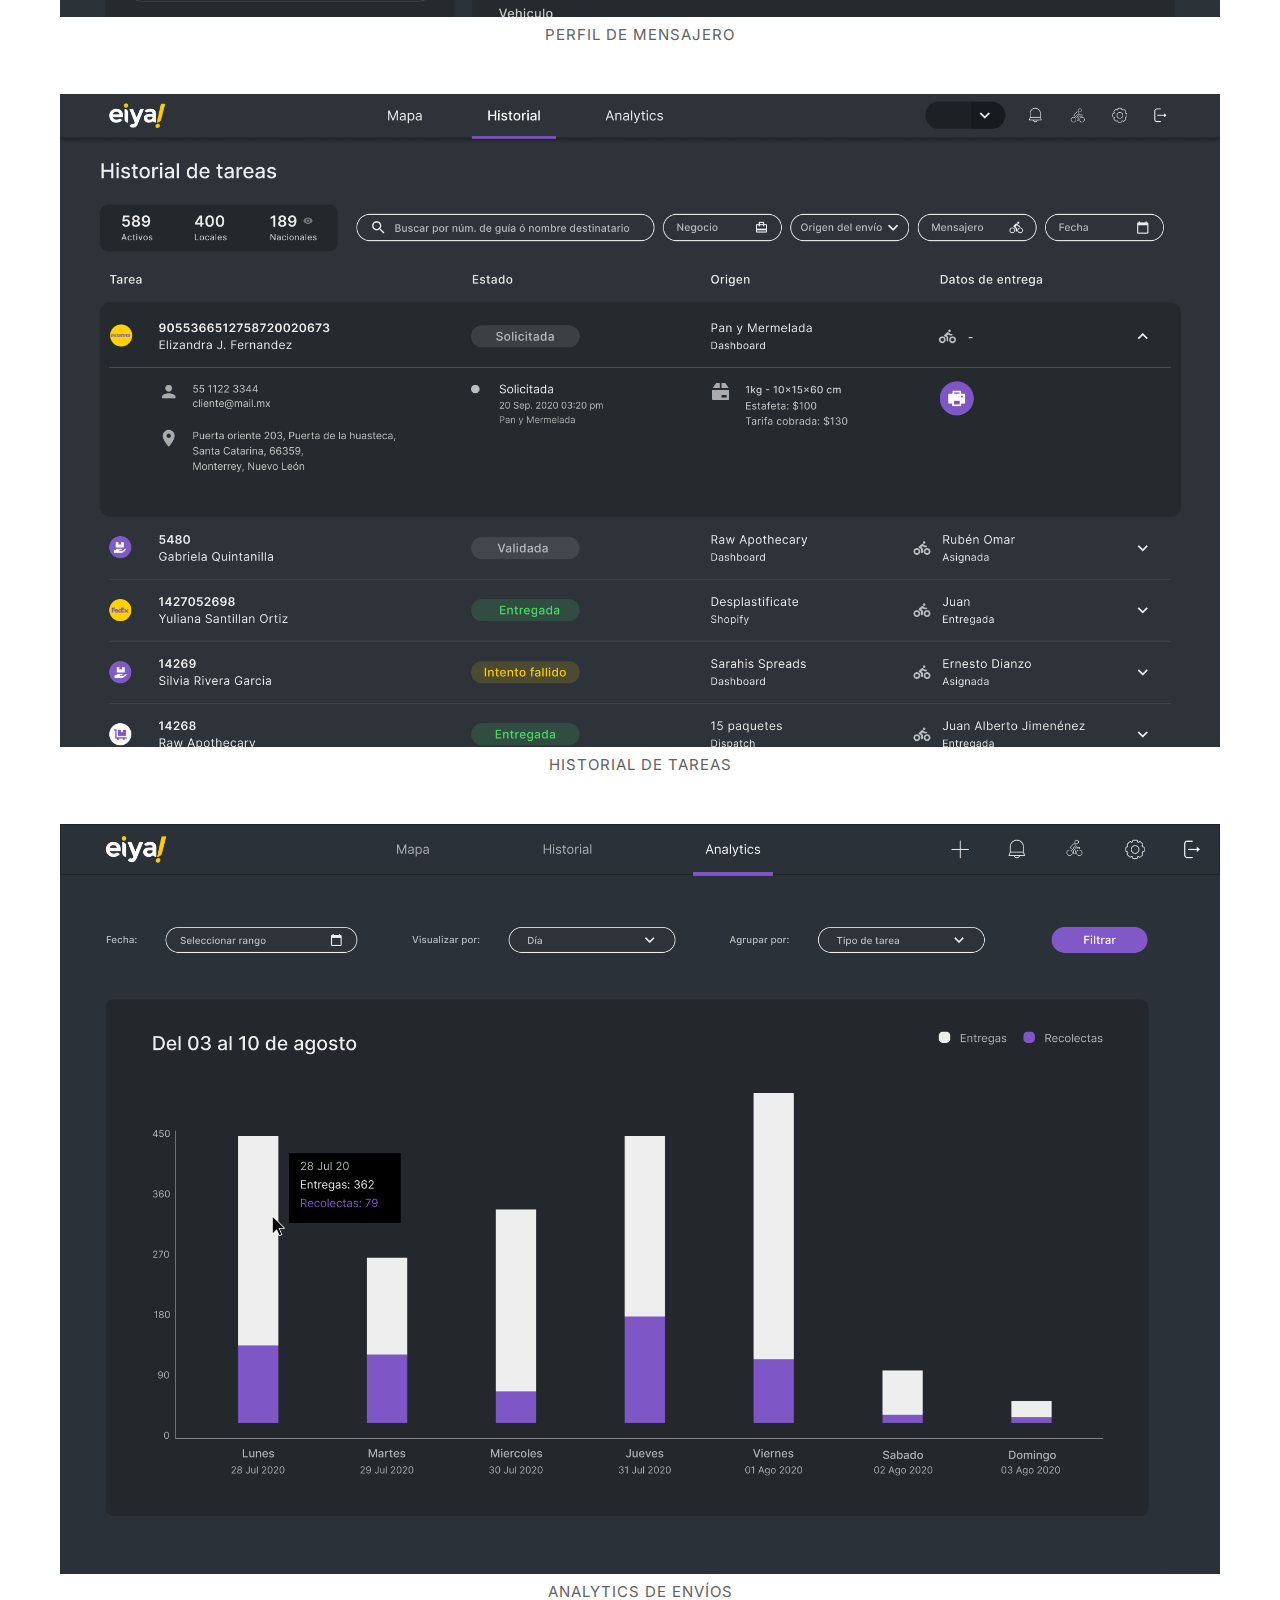
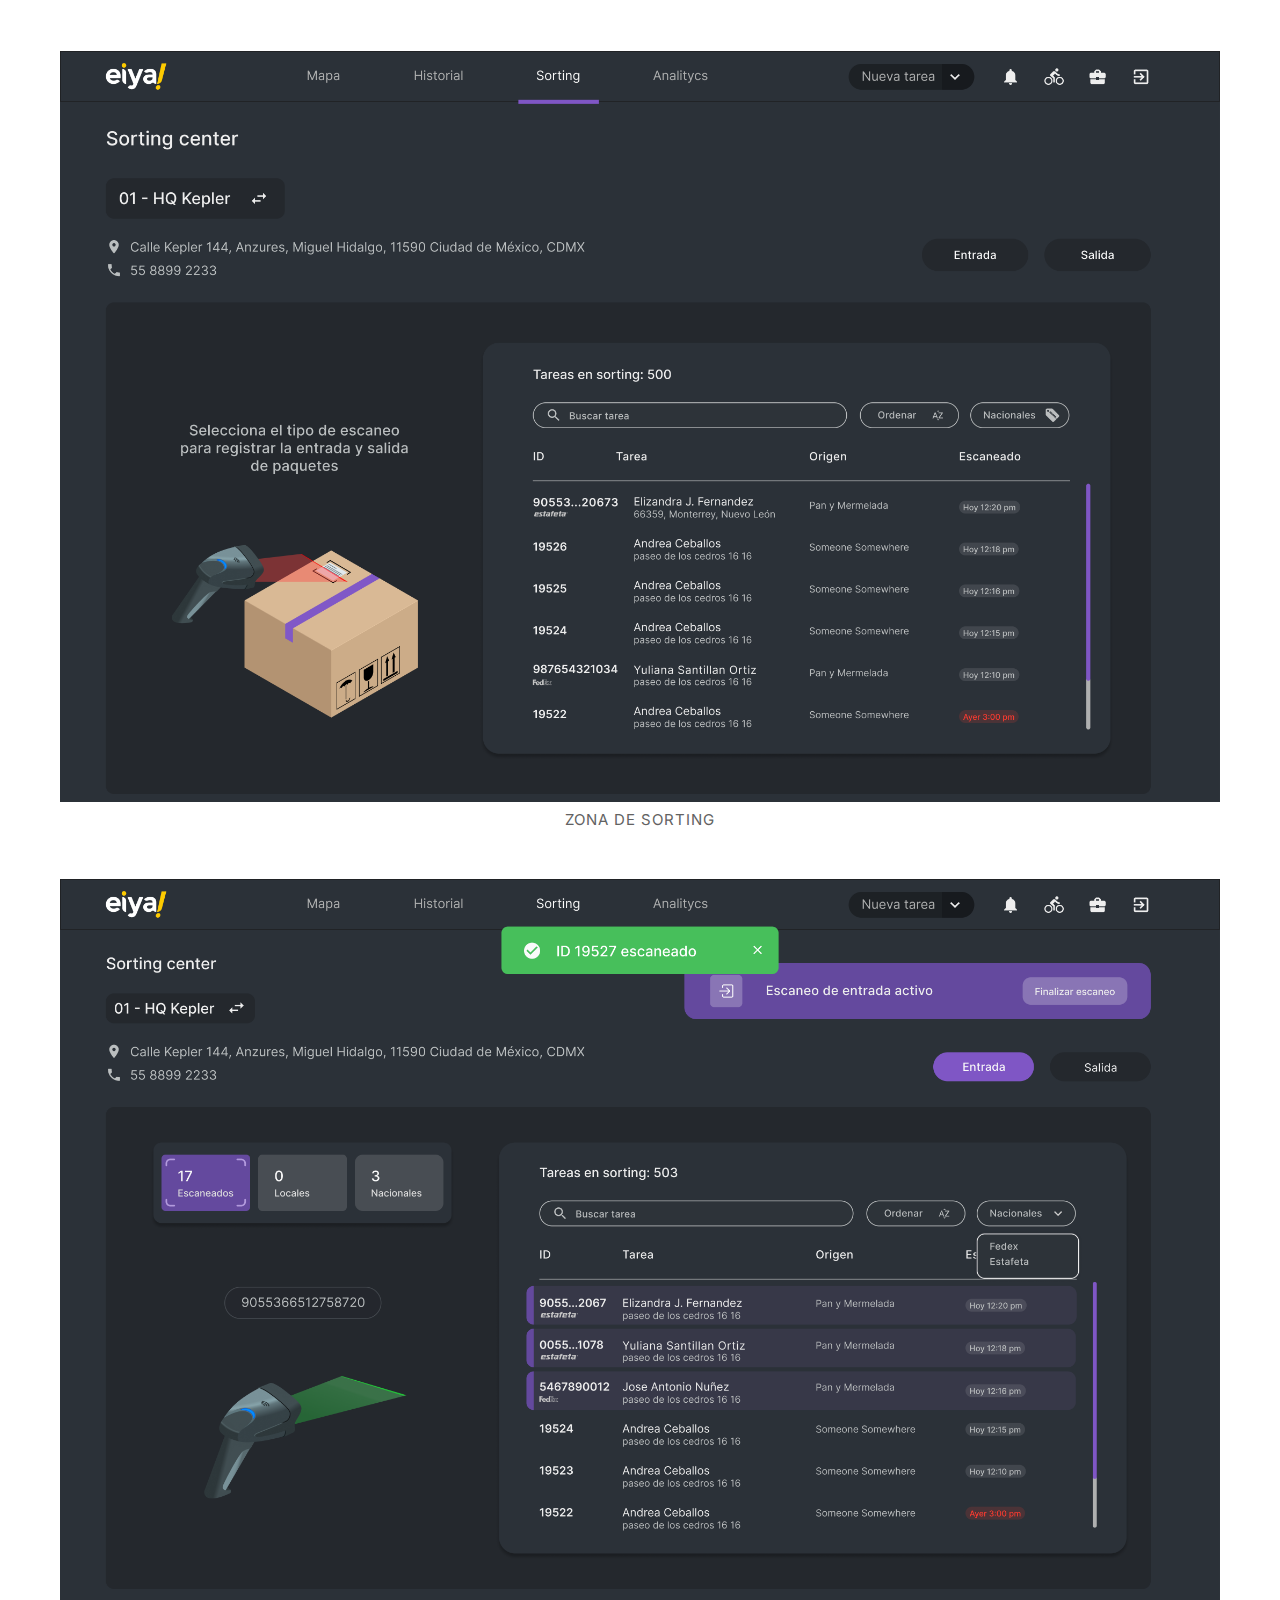
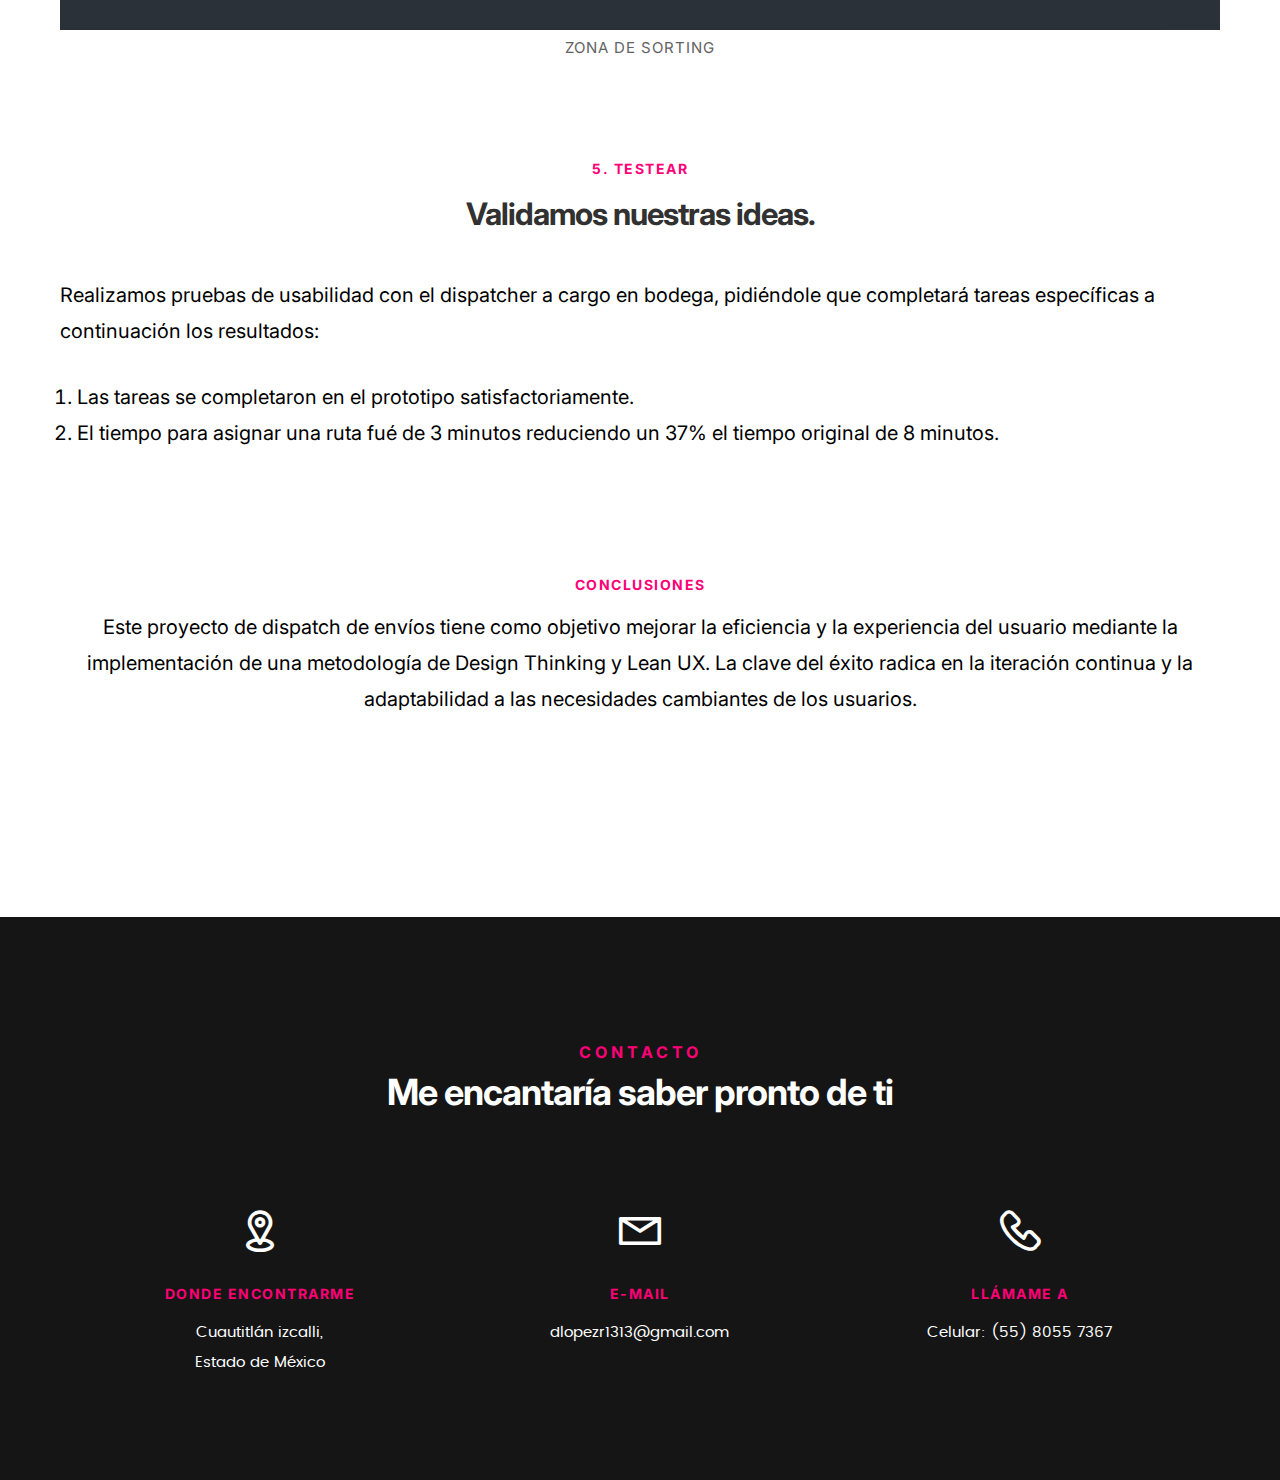
<file: dispatch.html>
﻿<!DOCTYPE html>
<!--[if IE 8 ]><html class="no-js oldie ie8" lang="en"> <![endif]-->
<!--[if IE 9 ]><html class="no-js oldie ie9" lang="en"> <![endif]-->
<!--[if (gte IE 9)|!(IE)]><!--><html class="no-js" lang="en"> <!--<![endif]-->
<head>

   <!--- basic page needs
   ================================================== -->
   <meta charset="utf-8">
	<title>Diana López - Dispatch Center</title>
	<meta name="description" content="Product designer">  
	<meta name="author" content="DL">

   <!-- mobile specific metas
   ================================================== -->
	<meta name="viewport" content="width=device-width, initial-scale=1, maximum-scale=1">

 	<!-- Inter font
   ================================================== -->
   <link href='https://fonts.googleapis.com/css?family=Inter' rel='stylesheet'>

   <!-- CSS
   ================================================== -->
   <link rel="stylesheet" href="css/base.css">  
   <link rel="stylesheet" href="css/main.css">
   <link rel="stylesheet" href="css/vendor.css">     

   <!-- script
   ================================================== -->   
	<script src="js/modernizr.js"></script>
	<script src="js/pace.min.js"></script>

   <!-- favicons
	================================================== -->
	<link rel="apple-touch-icon" sizes="180x180" href="/apple-touch-icon.png">
	<link rel="icon" type="image/png" sizes="32x32" href="/favicon-32x32.png">
	<link rel="icon" type="image/png" sizes="16x16" href="/favicon-16x16.png">
	<link rel="manifest" href="/site.webmanifest">

</head>

<body id="top">

	<!-- btns 
   ================================================== -->
    <div class="row button-section">
		<div class="col-twelve">
			<a href="index.html#portfolio" title="Regresar" class="button button-primary" style="float: left;"><i class="fa fa-angle-left" aria-hidden="true"></i>  Regresar</a>
			<a href="shopify.html" title="Siguiente" class="button button-primary" style="float: right; background: #FF0077;">Ver siguiente proyecto  <i class="fa fa-angle-right" aria-hidden="true"></i></a>
		</div>
	</div>
   <!-- /btns -->


   <!-- documentacion section
   ================================================== -->
   <section id="documentacion">

   	<div class="row">
		<!-- Descripción-->
   		<div id="sect" class="col-twelve">
   			<h5>Dispatch Center</h5>
   			<h1>Descripción.</h1>
   			<div class="intro-info">
   				<img src="images/portfolio/modals/dispatch.png" alt="App mensajero" style="width: 45%;">
   				<p style="padding-top: 5rem;">Este proyecto tiene como objetivo la administración eficiente de envíos y recolectas, la creación de rutas optimizadas para mensajeros, la administración de negocios y mensajeros, la definición de zonas en un mapa para gestionar envíos, el historial de tareas, y la implementación de una estación de sorting para empaquetar pedidos.</p>
				<p class="categories"><i class="fa fa-tag" aria-hidden="true"></i> Metodologia empleada: Design Thinking y Lean UX</p>
   			</div>
			
   		</div>
		<!-- 1. Empatizar - Usuarios -->
		<div id="sect" class="col-twelve">
			<h5>1. Empatizar</h5>
			<h1>Nuestros usuarios.</h1>
   			<div class="intro-info">
				<p style="text-align: center;">Al ser una herramienta espacial para la administración interna nos enfocamos a entender las necesidades del negocio y en observar el proceso actual de envíos y recolectas para identificar puntos débiles y áreas de mejora.</p>
				<!-- <img src="images/portfolio/modals/serviceblueprint.png" alt="Service blue print logistica envios" style="width: 70%; float: none;">
				<p class="categories" style="text-align: center; margin-bottom: 5rem;">Service Blueprint de servicio de logística para despachar un envío en bodega.</p> -->
				<h5>Hallazgos</h5>
				<ol>
					<li>La acción prinicpal del dispatch es asignar envíos y recolectas a los mensajeros.</li>
					<li>Es importante desarrollar un sistema de notificaciones para mantener a los usuarios informados.</li>
					<li>Considerar un algoritmo que permita optimizar las rutas y minimizar el tiempo de entrega.</li>
					<li>División del mapa en zonas para gestionar de manera eficiente las áreas de envío y los mensajeros.</li>
					<li>Es importante adecuar la cantidad de paquetes a entregar dependiendo del vehiculo del mensajero (bicicleta o carro).</li>
					<li>Registro completo de todas las tareas realizadas con posibilidad de filtrar y buscar tareas específicas.</li>
					<li>Herramientas para optimizar el proceso de sorting que es el área designada para clasificar y entregar paquetes.</li>
					<li>Administración de los perfiles de negocios y mensajeros.</li>
					<li>Considerar una sección de Analytics para la toma interna de desiciones interna.</li>
				</ol>
				<!-- <img src="images/portfolio/modals/Benchmark.png" alt="Benchmark" style="width: 70%; float: none;">
				<p class="categories" style="text-align: center; margin-bottom: 5rem;">Benchmark de principales competidores.</p> -->
   			</div>
		</div>
		<!-- 2. Definir - Problema -->
		<div id="sect" class="col-twelve">
			<h5>2. Definir</h5>
			<h1>Análisis de Datos.</h1>
   			<div class="intro-info">
				<p style="text-align: center;">De acuerdo al analisis realizado definimos el siguiente problema principal a resolver, el objetivo es obtener un MVP y mejorar el producto de forma continua basános en el uso y feedback continuo de los usuarios.</p>
				<p>Los patrones comunes encontrados son los siguientes:</p>
				<ul>
					<li>El 80% de los mensajeros encuestados mencionan que una mejor planificación de rutas mejoraría significativamente su eficiencia y rapidez en entrgar pedidos.</li>
					<li>El no tener un sistema y proceso interno adecuado hace que las rutas no considen el tráfico en tiempo real y el soporte a mensajeros sea lento.</li>
					<li>Es importante para la operación tener informacion de las tareas en tiempo real por ejemplo: Negocio A tiene 10 pedidos pendientes y 5 recolectas programadas para el día</li>
				</ul>
				<div class="grey-section" style="padding: 2rem; border-radius: 1rem;">
					<h5>Problema central</h5>
					<p style="text-align: center;">Diseñar un dashboard que permita visualizar todos los envíos y recolecciones de manera centralizada, proporcionando a los usuarios una vista completa y detallada de todas las operaciones. Este dashboard incluirá un algoritmo avanzado que optimice las rutas de entrega, asegurando así la máxima eficiencia en tiempo y recursos. Además, se integrarán funciones adicionales para el seguimiento en tiempo real de los envíos, la generación de reportes personalizados y alertas automáticas para cualquier incidencia o retraso.</p>
				</div>
   			</div>
   		</div>
		<!-- 3. Idear - Soluciones -->
		<div id="sect" class="col-twelve">
   			<div class="intro-info">
				<h5>3. Idear</h5>
				<h1>Realizamos y validamos ideas en términos de viabilidad técnica.</h1>
				<p>Bocetamos una pantalla de inicio con un mapa interactivo, a continuación los resultados validados por el equipo.</p>
				<!-- layout -->
				<img src="images/portfolio/modals/layout.png" alt="layout" style="width: 100%; float: none;">
				<p class="categories" style="text-align: center; margin-bottom: 5rem;">Layout de distribución de mapa para dispatch</p>
				<!-- flujo sorting -->
				<img src="images/portfolio/modals/flujosorting.png" alt="layout" style="width: 100%; float: none;">
				<p class="categories" style="text-align: center; margin-bottom: 5rem;">Flujo para registro de paquetes en sorting</p>
				<!-- guia -->
				<img src="images/portfolio/modals/guia.png" alt="layout" style="width: 40%; float: none;">
				<p class="categories" style="text-align: center; margin-bottom: 5rem;">Diseño de guía de envíos</p>
   			</div>
		</div>
		<!-- 4. Prototipar - Diseño de baja fidelidad -->
		<div id="sect" class="col-twelve">
			<h5>4. Prototipar</h5>
			<h1>Diseñamos una solución.</h1>
   			<div class="intro-info">
				<p>Utilizamos Figma para diseñar las principales pantallas de la aplicación, incluyendo la pantalla de inicio, el mapa con rutas, y el historial de tareas.</p>
				<!-- mapa -->
				<img src="images/portfolio/modals/dispatchmapa.png" alt="layout" style="width: 100%; float: none;">
				<p class="categories" style="text-align: center; margin-bottom: 5rem;">Mapa dispatch</p>
				<!-- mapa solo tareas-->
				<img src="images/portfolio/modals/mapatareas.png" alt="layout" style="width: 100%; float: none;">
				<p class="categories" style="text-align: center; margin-bottom: 5rem;">Mapa solo vista de tareas</p>
				<!-- mapa colapsado -->
				<img src="images/portfolio/modals/mapacolap.png" alt="layout" style="width: 100%; float: none;">
				<p class="categories" style="text-align: center; margin-bottom: 5rem;">Mapa colapsado</p>
				<!-- modal -->
				<img src="images/portfolio/modals/modal.png" alt="layout" style="width: 100%; float: none;">
				<p class="categories" style="text-align: center; margin-bottom: 5rem;">Modal de tarea</p>
				<!-- zonas -->
				<img src="images/portfolio/modals/zonas.png" alt="layout" style="width: 100%; float: none;">
				<p class="categories" style="text-align: center; margin-bottom: 5rem;">Zonas de envíos</p>
				<!-- mensajero -->
				<img src="images/portfolio/modals/dispatchmensajero.png" alt="layout" style="width: 100%; float: none;">
				<p class="categories" style="text-align: center; margin-bottom: 5rem;">Administración de mensajeros</p>
				<!-- perfil mensajero -->
				<img src="images/portfolio/modals/dispatchperfilmens.png" alt="layout" style="width: 100%; float: none;">
				<p class="categories" style="text-align: center; margin-bottom: 5rem;">Perfil de mensajero</p>
				<!-- historial -->
				<img src="images/portfolio/modals/dispatchistorial.png" alt="layout" style="width: 100%; float: none;">
				<p class="categories" style="text-align: center; margin-bottom: 5rem;">Historial de tareas</p>
				<!-- analitycs -->
				<img src="images/portfolio/modals/dispatchanalytics.png" alt="layout" style="width: 100%; float: none;">
				<p class="categories" style="text-align: center; margin-bottom: 5rem;">Analytics de envíos</p>
				<!-- sorting -->
				<img src="images/portfolio/modals/sorting.png" alt="layout" style="width: 100%; float: none;">
				<p class="categories" style="text-align: center; margin-bottom: 5rem;">Zona de sorting</p>
				<img src="images/portfolio/modals/escaneoactivo.png" alt="layout" style="width: 100%; float: none;">
				<p class="categories" style="text-align: center; margin-bottom: 5rem;">Zona de sorting</p>
   			</div>
		</div>
		<!-- 5. Testear - Validar ideas -->
		<div id="sect" class="col-twelve">
			<h5>5. Testear</h5>
			<h1>Validamos nuestras ideas.</h1>
   			<div class="intro-info">
				<p>Realizamos pruebas de usabilidad con el dispatcher a cargo en bodega, pidiéndole que completará tareas específicas a continuación los resultados:</p>
				<ol>
					<li>Las tareas se completaron en el prototipo satisfactoriamente.</li>
					<li>El tiempo para asignar una ruta fué de 3 minutos reduciendo un 37% el tiempo original de 8 minutos.</li>
				</ol>
   			</div>
		</div>
		<!-- Conclusiones - Retrospectiva -->
		<div id="sect" class="col-twelve">
   			<div class="intro-info">
				<h5>Conclusiones</h5>
				<p style="text-align: center;">Este proyecto de dispatch de envíos tiene como objetivo mejorar la eficiencia y la experiencia del usuario mediante la implementación de una metodología de Design Thinking y Lean UX. La clave del éxito radica en la iteración continua y la adaptabilidad a las necesidades cambiantes de los usuarios.</p>
   			</div>
		</div>
   	</div>

   </section> <!-- /process-->


   <!-- contact
   ================================================== -->
	<section id="contact">

		<div class="row section-intro">
   		<div class="col-twelve">

   			<h5>Contacto</h5>
   			<h1>Me encantaría saber pronto de ti </h1>

   		</div> 
   	</div> <!-- /section-intro -->

   	<div class="row contact-form">

   		<div class="col-twelve">

            <!-- form 
            <form name="contactForm" id="contactForm" method="post" action="">
      			<fieldset>

                  <div class="form-field">
 						   <input name="contactName" type="text" id="contactName" placeholder="Nombre" value="" minlength="2" required="">
                  </div>
                  <div class="form-field">
	      			   <input name="contactEmail" type="email" id="contactEmail" placeholder="Email" value="" required="">
	               </div>
                  <div class="form-field">
	     				   <input name="contactSubject" type="text" id="contactSubject" placeholder="Teléfono" value="">
	               </div>                       
                  <div class="form-field">
	                 	<textarea name="contactMessage" id="contactMessage" placeholder="Mensaje" rows="10" cols="50" required=""></textarea>
	               </div>                      
                 <div class="form-field">
                     <button class="submitform">Enviar</button>
                     <div id="submit-loader">
                        <div class="text-loader">Enviando...</div>                             
       				      <div class="s-loader">
								  	<div class="bounce1"></div>
								  	<div class="bounce2"></div>
								  	<div class="bounce3"></div>
								</div>
							</div>
                  </div>

      			</fieldset>
      		</form> -->

            <!-- contact-warning -->
            <div id="message-warning">            	
            </div>            
            <!-- contact-success -->
      		<div id="message-success">
               <i class="fa fa-check"></i>Your message was sent, thank you!<br>
      		</div>

         </div> <!-- /col-twelve -->
   		
   	</div> <!-- /contact-form -->

   	<div class="row contact-info">

   		<div class="col-four tab-full">

   			<div class="icon">
   				<i class="icon-pin"></i>
   			</div>

   			<h5>Donde encontrarme</h5>

   			<p style="color: white;">
            Cuautitlán izcalli,<br>
            Estado de México<br>
            </p>

   		</div>

   		<div class="col-four tab-full collapse">

   			<div class="icon">
   				<i class="icon-mail"></i>
   			</div>

   			<h5>E-mail</h5>

   			<p style="color: white;">dlopezr1313@gmail.com<br>		     
			   </p>

   		</div>

   		<div class="col-four tab-full">

   			<div class="icon">
   				<i class="icon-phone"></i>
   			</div>

   			<h5>Llámame a</h5>

   			<p style="color: white;"> Celular: (55) 8055 7367</p>

   		</div>
   		
   	</div> <!-- /contact-info -->
		
	</section> <!-- /contact -->

   <div id="preloader"> 
    	<div id="loader"></div>
   </div> 

   <!-- Java Script
   ================================================== --> 
   <script src="js/jquery-2.1.3.min.js"></script>
   <script src="js/plugins.js"></script>
   <script src="js/main.js"></script>

</body>

</html>
</file>
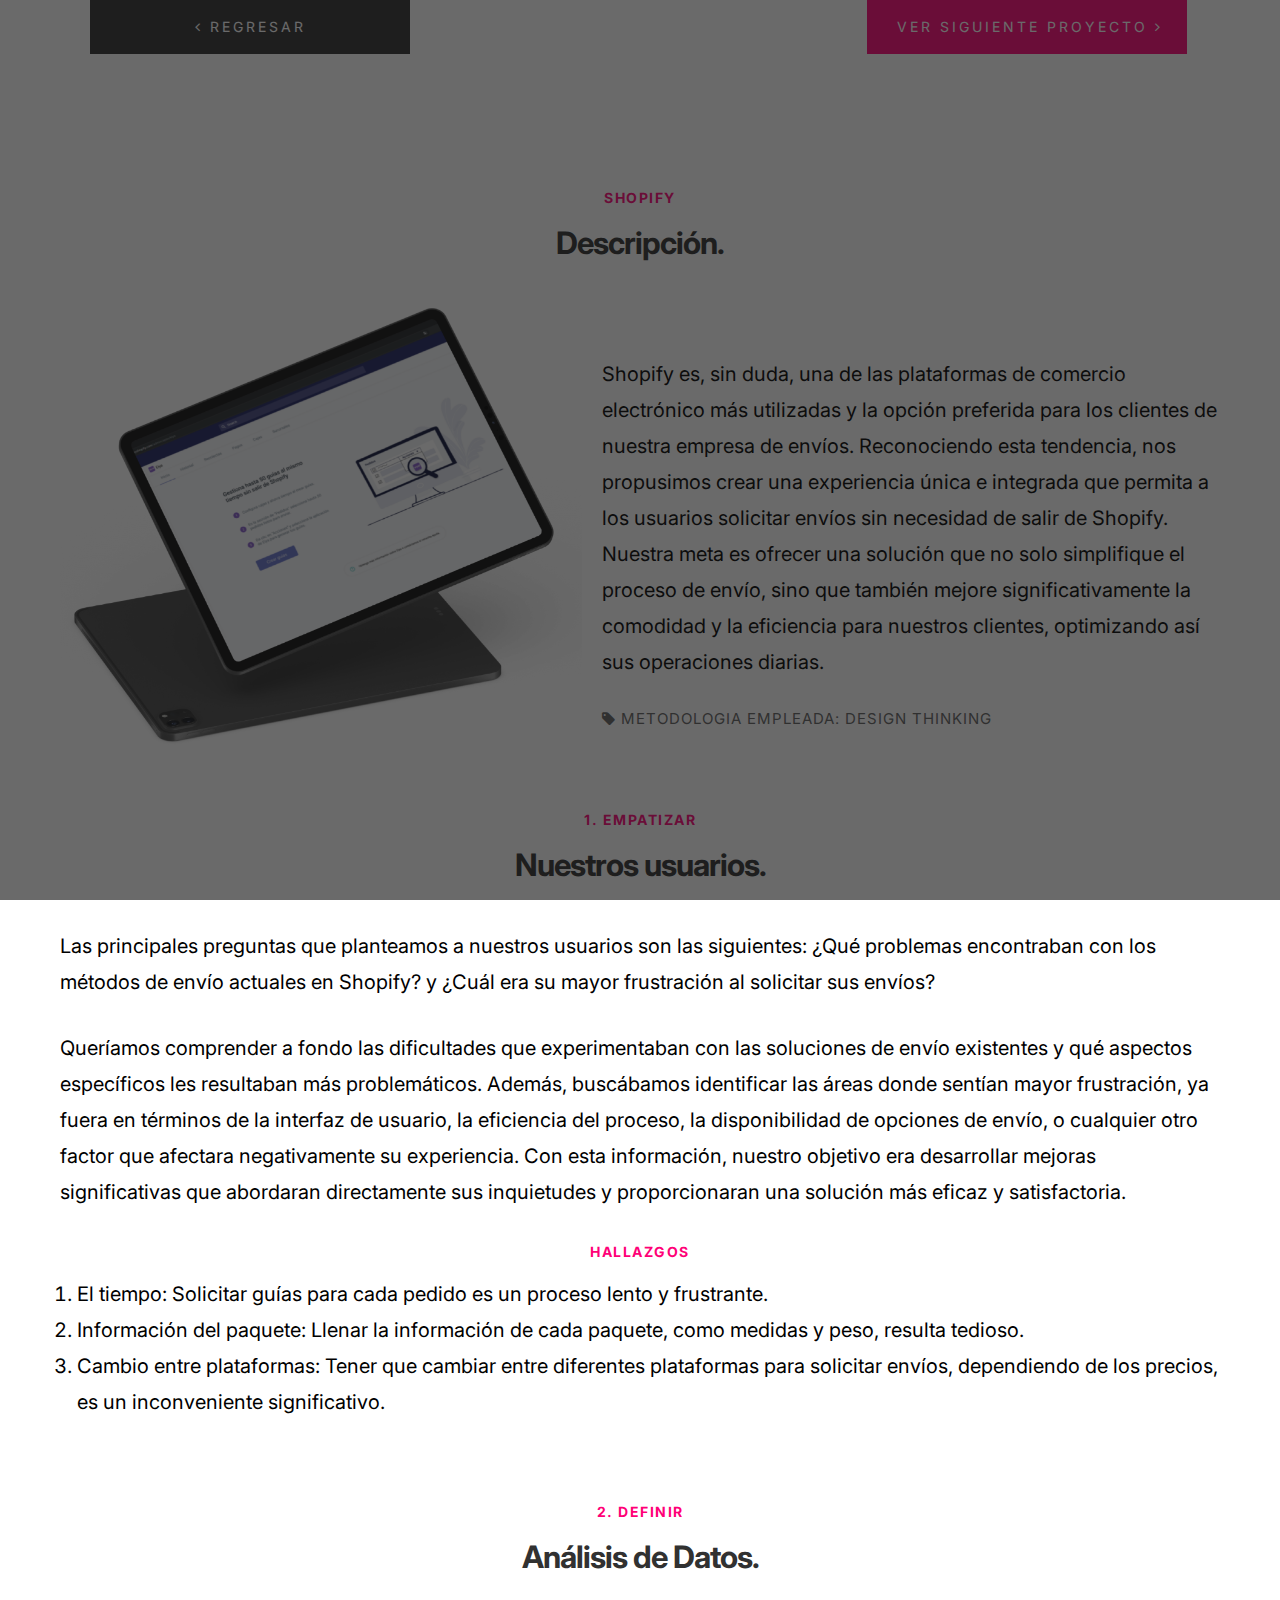
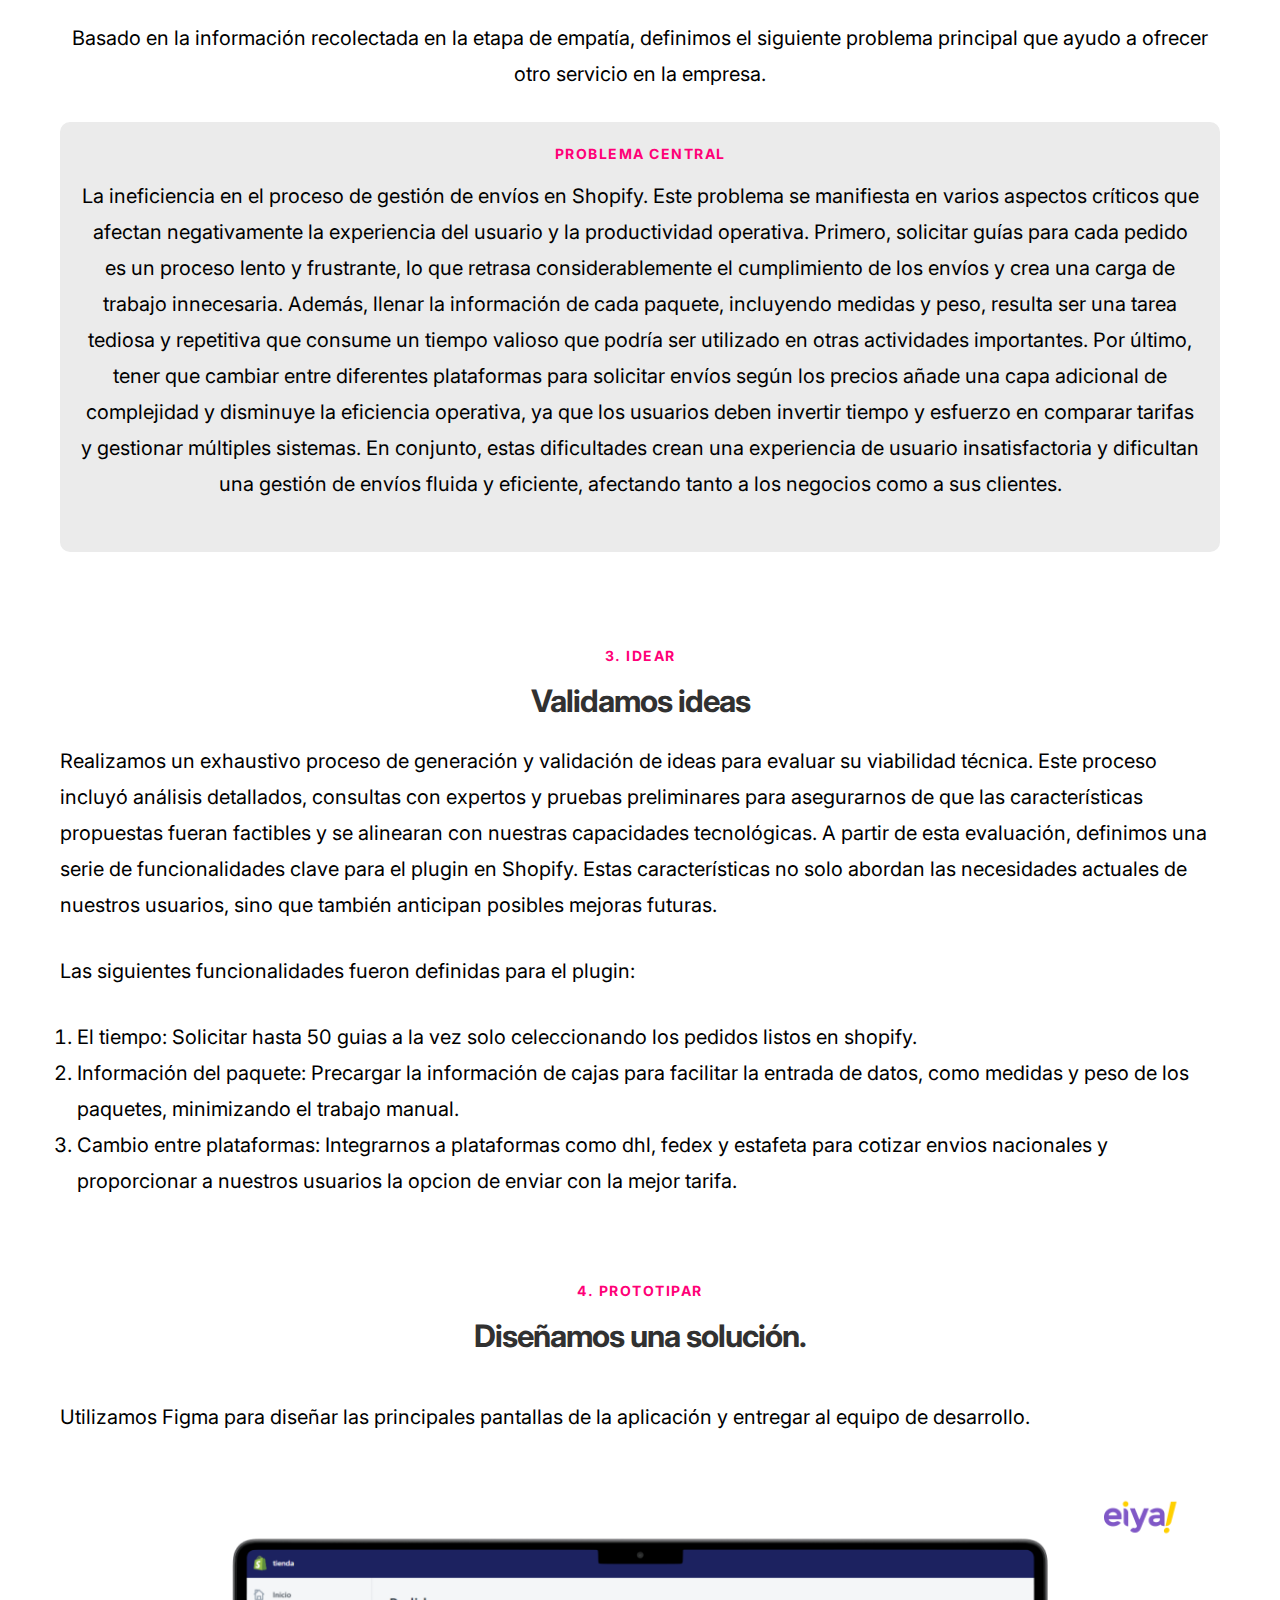
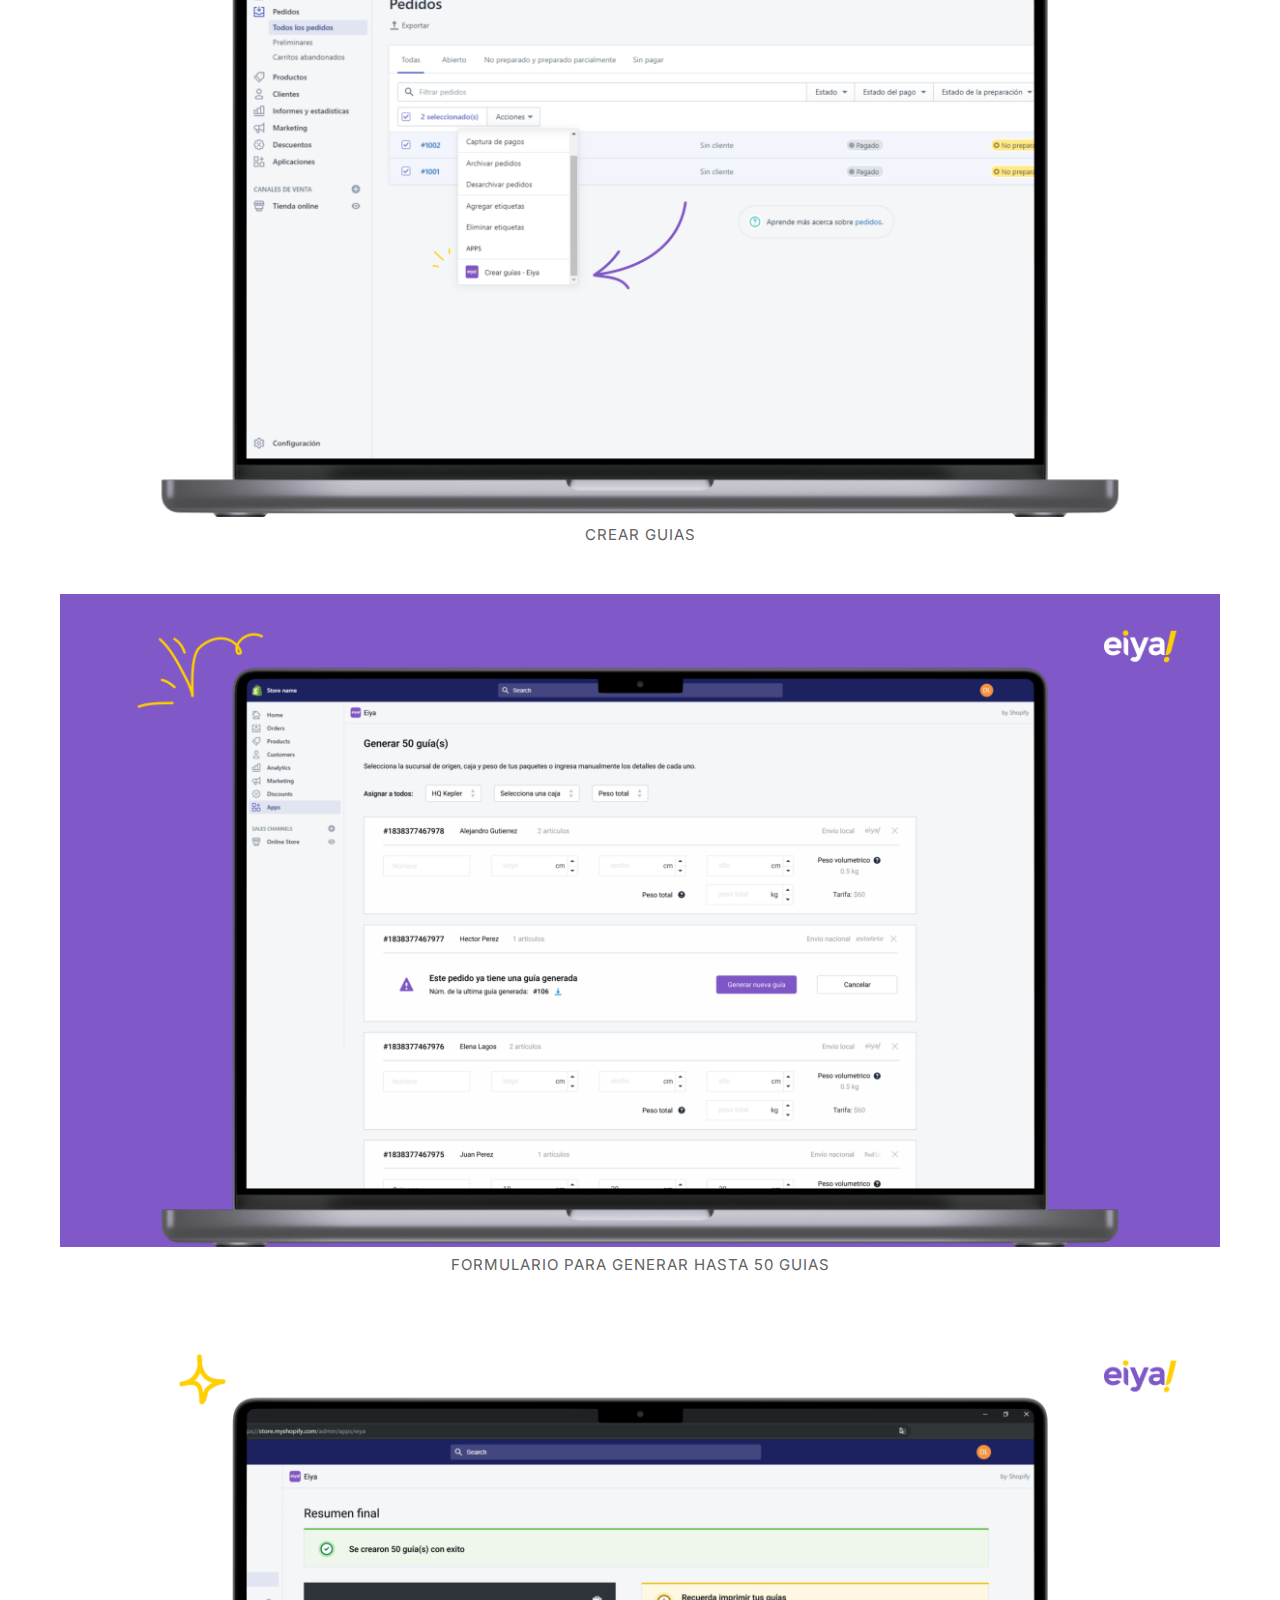
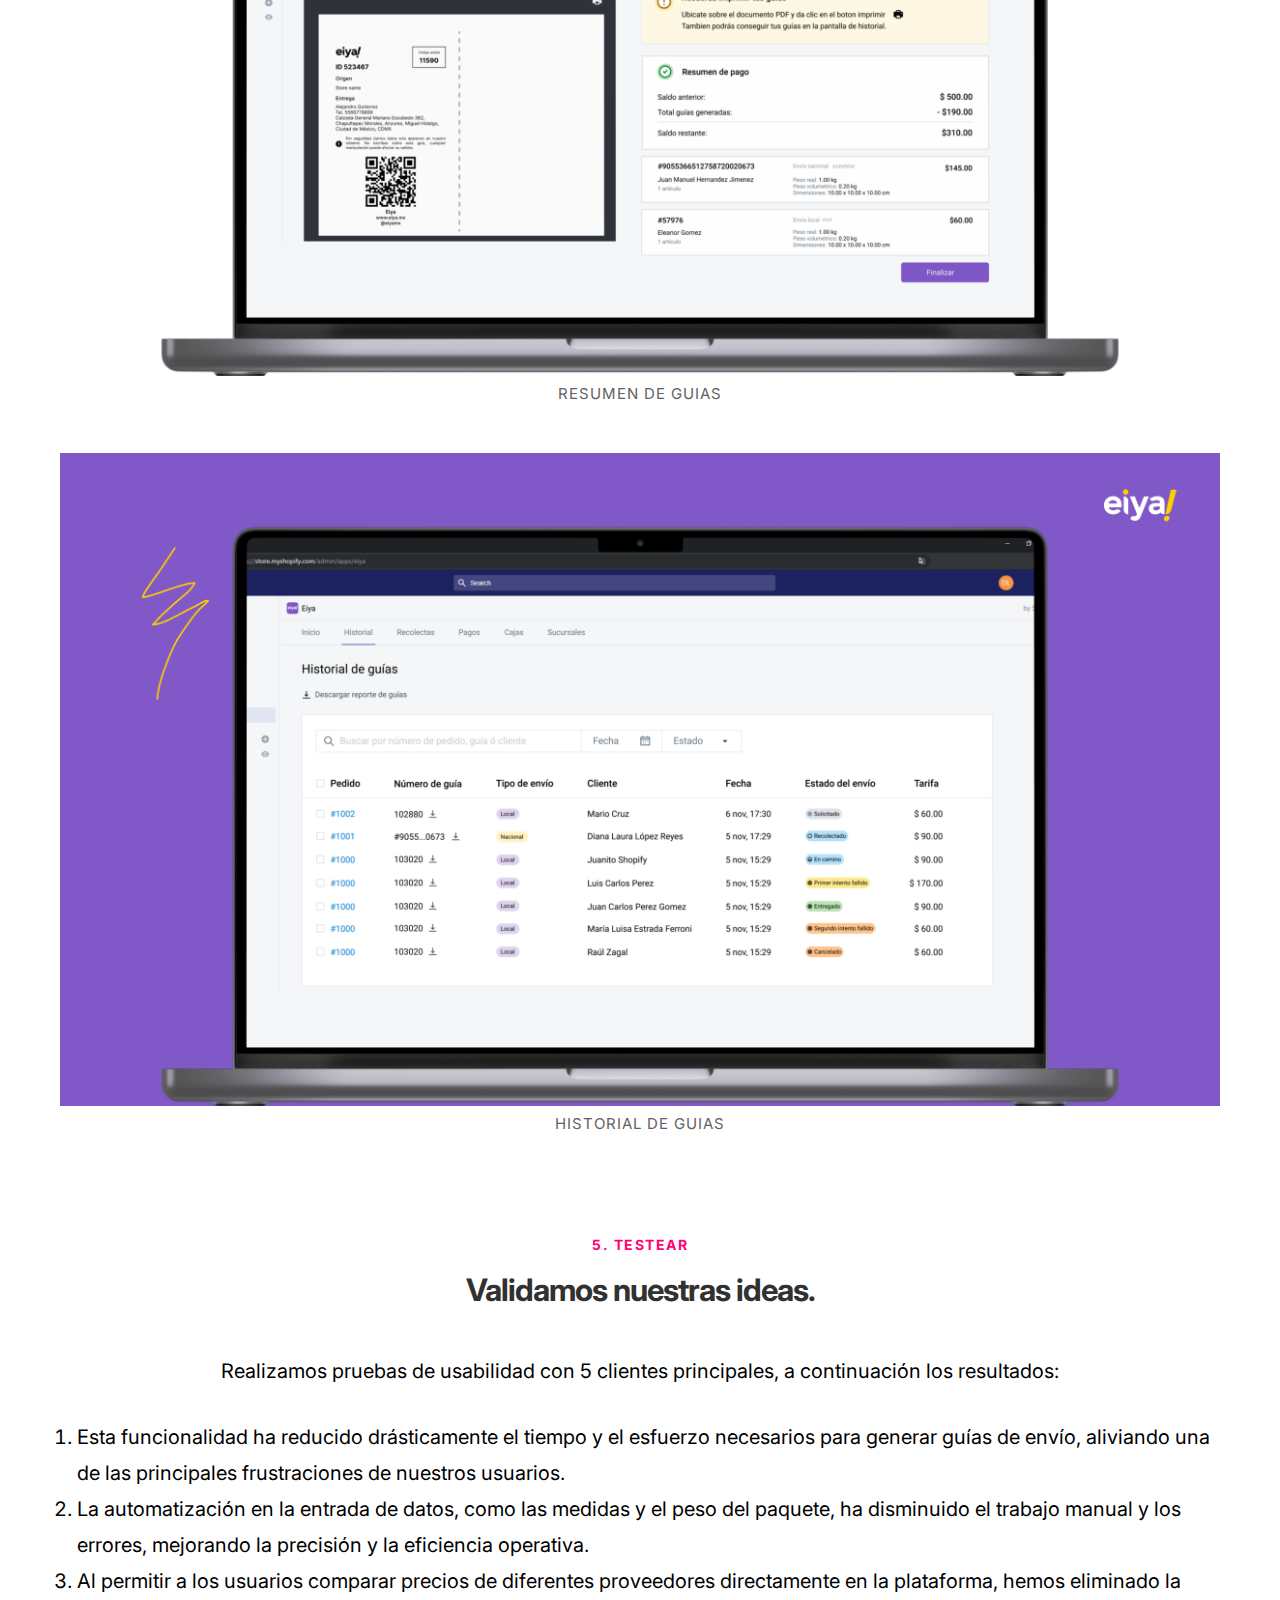
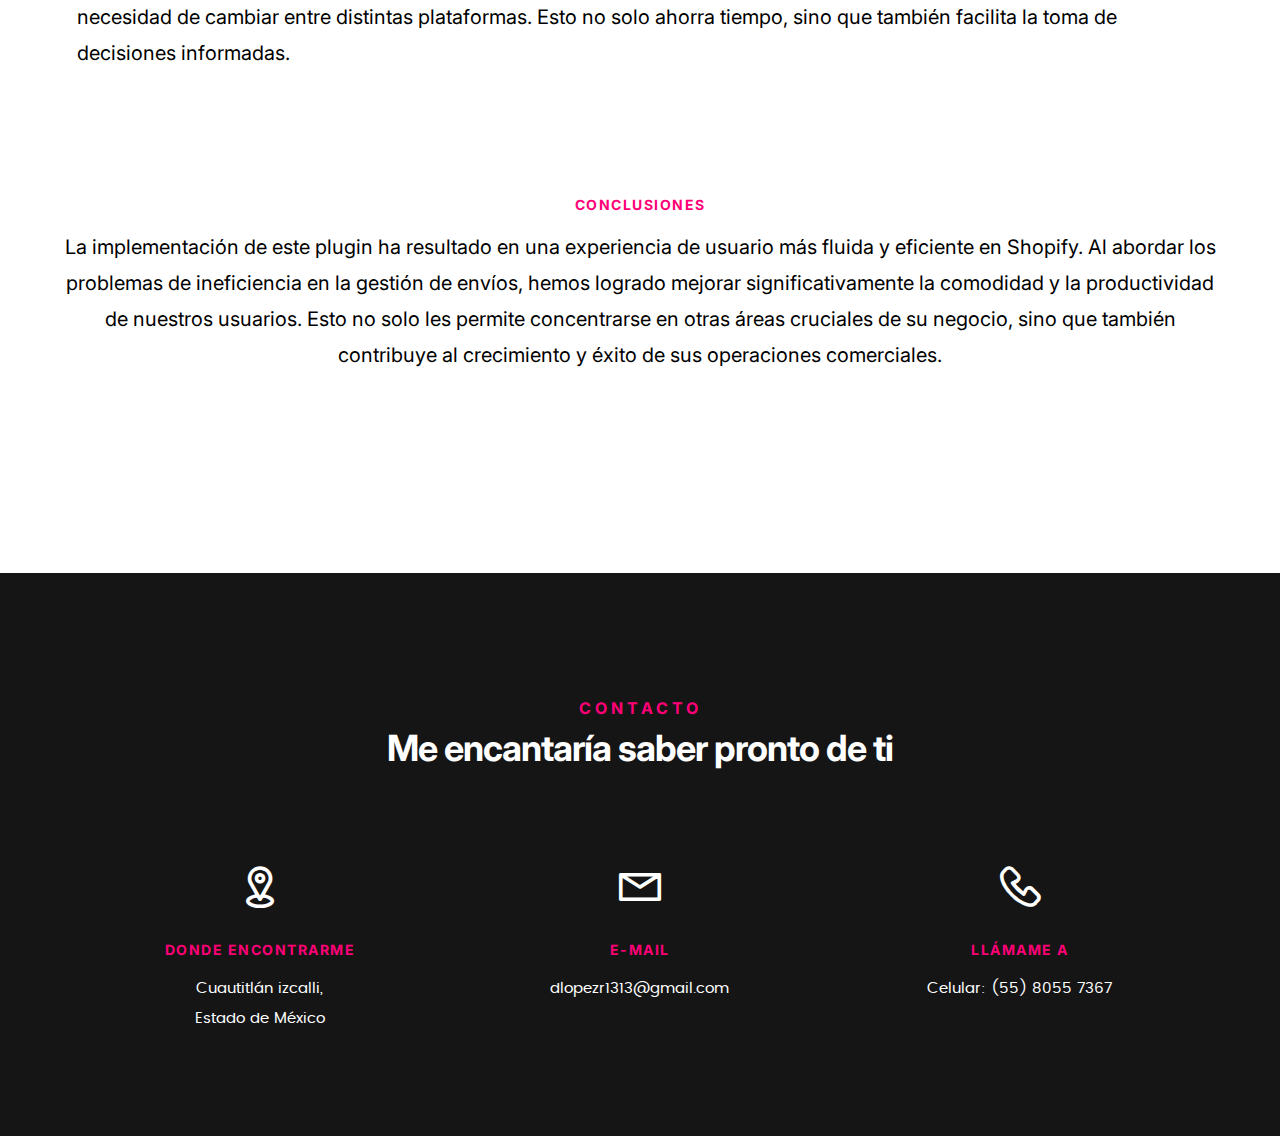
<file: shopify.html>
﻿<!DOCTYPE html>
<!--[if IE 8 ]><html class="no-js oldie ie8" lang="en"> <![endif]-->
<!--[if IE 9 ]><html class="no-js oldie ie9" lang="en"> <![endif]-->
<!--[if (gte IE 9)|!(IE)]><!--><html class="no-js" lang="en"> <!--<![endif]-->
<head>

   <!--- basic page needs
   ================================================== -->
   <meta charset="utf-8">
	<title>Diana López - Dispatch Center</title>
	<meta name="description" content="Product designer">  
	<meta name="author" content="DL">

   <!-- mobile specific metas
   ================================================== -->
	<meta name="viewport" content="width=device-width, initial-scale=1, maximum-scale=1">

 	<!-- Inter font
   ================================================== -->
   <link href='https://fonts.googleapis.com/css?family=Inter' rel='stylesheet'>

   <!-- CSS
   ================================================== -->
   <link rel="stylesheet" href="css/base.css">  
   <link rel="stylesheet" href="css/main.css">
   <link rel="stylesheet" href="css/vendor.css">     

   <!-- script
   ================================================== -->   
	<script src="js/modernizr.js"></script>
	<script src="js/pace.min.js"></script>

   <!-- favicons
	================================================== -->
	<link rel="apple-touch-icon" sizes="180x180" href="/apple-touch-icon.png">
	<link rel="icon" type="image/png" sizes="32x32" href="/favicon-32x32.png">
	<link rel="icon" type="image/png" sizes="16x16" href="/favicon-16x16.png">
	<link rel="manifest" href="/site.webmanifest">

</head>

<body id="top">

	<!-- btns 
   ================================================== -->
    <div class="row button-section">
		<div class="col-twelve">
			<a href="index.html#portfolio" title="Regresar" class="button button-primary" style="float: left;"><i class="fa fa-angle-left" aria-hidden="true"></i>  Regresar</a>
			<a href="" title="Siguiente" class="button button-primary" style="float: right; background: #FF0077;">Ver siguiente proyecto  <i class="fa fa-angle-right" aria-hidden="true"></i></a>
		</div>
	</div>
   <!-- /btns -->


   <!-- documentacion section
   ================================================== -->
   <section id="documentacion">

   	<div class="row">
		<!-- Descripción-->
   		<div id="sect" class="col-twelve">
   			<h5>Shopify</h5>
   			<h1>Descripción.</h1>
   			<div class="intro-info">
   				<img src="images/portfolio/modals/shopifycov.png" alt="shopify" style="width: 45%;">
   				<p style="padding-top: 5rem;">Shopify es, sin duda, una de las plataformas de comercio electrónico más utilizadas y la opción preferida para los clientes de nuestra empresa de envíos. Reconociendo esta tendencia, nos propusimos crear una experiencia única e integrada que permita a los usuarios solicitar envíos sin necesidad de salir de Shopify. Nuestra meta es ofrecer una solución que no solo simplifique el proceso de envío, sino que también mejore significativamente la comodidad y la eficiencia para nuestros clientes, optimizando así sus operaciones diarias.</p>
				<p class="categories"><i class="fa fa-tag" aria-hidden="true"></i> Metodologia empleada: Design Thinking</p>
   			</div>
			
   		</div>
		<!-- 1. Empatizar - Usuarios -->
		<div id="sect" class="col-twelve">
			<h5>1. Empatizar</h5>
			<h1>Nuestros usuarios.</h1>
   			<div class="intro-info">
				<p>Las principales preguntas que planteamos a nuestros usuarios son las siguientes: ¿Qué problemas encontraban con los métodos de envío actuales en Shopify? y ¿Cuál era su mayor frustración al solicitar sus envíos?</p>
				<p>Queríamos comprender a fondo las dificultades que experimentaban con las soluciones de envío existentes y qué aspectos específicos les resultaban más problemáticos. Además, buscábamos identificar las áreas donde sentían mayor frustración, ya fuera en términos de la interfaz de usuario, la eficiencia del proceso, la disponibilidad de opciones de envío, o cualquier otro factor que afectara negativamente su experiencia. Con esta información, nuestro objetivo era desarrollar mejoras significativas que abordaran directamente sus inquietudes y proporcionaran una solución más eficaz y satisfactoria.</p>
				<!-- <img src="images/portfolio/modals/serviceblueprint.png" alt="Service blue print logistica envios" style="width: 70%; float: none;">
				<p class="categories" style="text-align: center; margin-bottom: 5rem;">Service Blueprint de servicio de logística para despachar un envío en bodega.</p> -->
				<h5>Hallazgos</h5>
				<ol>
					<li>El tiempo: Solicitar guías para cada pedido es un proceso lento y frustrante.</li>
					<li>Información del paquete: Llenar la información de cada paquete, como medidas y peso, resulta tedioso.</li>
					<li>Cambio entre plataformas: Tener que cambiar entre diferentes plataformas para solicitar envíos, dependiendo de los precios, es un inconveniente significativo.</li>
				</ol>
				<!-- <img src="images/portfolio/modals/Benchmark.png" alt="Benchmark" style="width: 70%; float: none;">
				<p class="categories" style="text-align: center; margin-bottom: 5rem;">Benchmark de principales competidores.</p> -->
   			</div>
		</div>
		<!-- 2. Definir - Problema -->
		<div id="sect" class="col-twelve">
			<h5>2. Definir</h5>
			<h1>Análisis de Datos.</h1>
   			<div class="intro-info">
				<p style="text-align: center;">Basado en la información recolectada en la etapa de empatía, definimos el siguiente problema principal que ayudo a ofrecer otro servicio en la empresa.</p>
				<div class="grey-section" style="padding: 2rem; border-radius: 1rem;">
					<h5>Problema central</h5>
					<p style="text-align: center;">La ineficiencia en el proceso de gestión de envíos en Shopify. Este problema se manifiesta en varios aspectos críticos que afectan negativamente la experiencia del usuario y la productividad operativa. Primero, solicitar guías para cada pedido es un proceso lento y frustrante, lo que retrasa considerablemente el cumplimiento de los envíos y crea una carga de trabajo innecesaria. Además, llenar la información de cada paquete, incluyendo medidas y peso, resulta ser una tarea tediosa y repetitiva que consume un tiempo valioso que podría ser utilizado en otras actividades importantes. Por último, tener que cambiar entre diferentes plataformas para solicitar envíos según los precios añade una capa adicional de complejidad y disminuye la eficiencia operativa, ya que los usuarios deben invertir tiempo y esfuerzo en comparar tarifas y gestionar múltiples sistemas. En conjunto, estas dificultades crean una experiencia de usuario insatisfactoria y dificultan una gestión de envíos fluida y eficiente, afectando tanto a los negocios como a sus clientes.</p>
				</div>
   			</div>
   		</div>
		<!-- 3. Idear - Soluciones -->
		<div id="sect" class="col-twelve">
   			<div class="intro-info">
				<h5>3. Idear</h5>
				<h1>Validamos ideas</h1>
				<p>Realizamos un exhaustivo proceso de generación y validación de ideas para evaluar su viabilidad técnica. Este proceso incluyó análisis detallados, consultas con expertos y pruebas preliminares para asegurarnos de que las características propuestas fueran factibles y se alinearan con nuestras capacidades tecnológicas. A partir de esta evaluación, definimos una serie de funcionalidades clave para el plugin en Shopify. Estas características no solo abordan las necesidades actuales de nuestros usuarios, sino que también anticipan posibles mejoras futuras.</p>
				<p>Las siguientes funcionalidades fueron definidas para el plugin:</p>
				<ol>
					<li>El tiempo: Solicitar hasta 50 guias a la vez solo celeccionando los pedidos listos en shopify.</li>
					<li>Información del paquete: Precargar la información de cajas para facilitar la entrada de datos, como medidas y peso de los paquetes, minimizando el trabajo manual.</li>
					<li>Cambio entre plataformas: Integrarnos a plataformas como dhl, fedex y estafeta para cotizar envios nacionales y proporcionar a nuestros usuarios la opcion de enviar con la mejor tarifa.</li>
				</ol>
   			</div>
		</div>
		<!-- 4. Prototipar - Diseño de baja fidelidad -->
		<div id="sect" class="col-twelve">
			<h5>4. Prototipar</h5>
			<h1>Diseñamos una solución.</h1>
   			<div class="intro-info">
				<p>Utilizamos Figma para diseñar las principales pantallas de la aplicación y entregar al equipo de desarrollo.</p>
				<!-- crear guias -->
				<img src="images/portfolio/modals/shopify-crearguias.png" alt="guias" style="width: 100%; float: none;">
				<p class="categories" style="text-align: center; margin-bottom: 5rem;">Crear guias</p>
				<!-- genrar 50 guias-->
				<img src="images/portfolio/modals/shopify-generarguias.png" alt="form" style="width: 100%; float: none;">
				<p class="categories" style="text-align: center; margin-bottom: 5rem;">Formulario para generar hasta 50 guias</p>
				<!-- resumen -->
				<img src="images/portfolio/modals/shopify-resumen.png" alt="resumen" style="width: 100%; float: none;">
				<p class="categories" style="text-align: center; margin-bottom: 5rem;">Resumen de guias</p>
				<!-- Historial de guias -->
				<img src="images/portfolio/modals/shopify-historial.png" alt="historial" style="width: 100%; float: none;">
				<p class="categories" style="text-align: center; margin-bottom: 5rem;">Historial de guias</p>
   			</div>
		</div>
		<!-- 5. Testear - Validar ideas -->
		<div id="sect" class="col-twelve">
			<h5>5. Testear</h5>
			<h1>Validamos nuestras ideas.</h1>
   			<div class="intro-info">
				<p style="text-align: center;">Realizamos pruebas de usabilidad con 5 clientes principales, a continuación los resultados:</p>
				<ol>
					<li>Esta funcionalidad ha reducido drásticamente el tiempo y el esfuerzo necesarios para generar guías de envío, aliviando una de las principales frustraciones de nuestros usuarios.</li>
					<li>La automatización en la entrada de datos, como las medidas y el peso del paquete, ha disminuido el trabajo manual y los errores, mejorando la precisión y la eficiencia operativa.</li>
					<li>Al permitir a los usuarios comparar precios de diferentes proveedores directamente en la plataforma, hemos eliminado la necesidad de cambiar entre distintas plataformas. Esto no solo ahorra tiempo, sino que también facilita la toma de decisiones informadas.</li>
				</ol>
   			</div>
		</div>
		<!-- Conclusiones - Retrospectiva -->
		<div id="sect" class="col-twelve">
   			<div class="intro-info">
				<h5>Conclusiones</h5>
				<p style="text-align: center;">La implementación de este plugin ha resultado en una experiencia de usuario más fluida y eficiente en Shopify. Al abordar los problemas de ineficiencia en la gestión de envíos, hemos logrado mejorar significativamente la comodidad y la productividad de nuestros usuarios. Esto no solo les permite concentrarse en otras áreas cruciales de su negocio, sino que también contribuye al crecimiento y éxito de sus operaciones comerciales.</p>
   			</div>
		</div>
   	</div>

   </section> <!-- /process-->


   <!-- contact
   ================================================== -->
	<section id="contact">

		<div class="row section-intro">
   		<div class="col-twelve">

   			<h5>Contacto</h5>
   			<h1>Me encantaría saber pronto de ti </h1>

   		</div> 
   	</div> <!-- /section-intro -->

   	<div class="row contact-form">

   		<div class="col-twelve">

            <!-- form 
            <form name="contactForm" id="contactForm" method="post" action="">
      			<fieldset>

                  <div class="form-field">
 						   <input name="contactName" type="text" id="contactName" placeholder="Nombre" value="" minlength="2" required="">
                  </div>
                  <div class="form-field">
	      			   <input name="contactEmail" type="email" id="contactEmail" placeholder="Email" value="" required="">
	               </div>
                  <div class="form-field">
	     				   <input name="contactSubject" type="text" id="contactSubject" placeholder="Teléfono" value="">
	               </div>                       
                  <div class="form-field">
	                 	<textarea name="contactMessage" id="contactMessage" placeholder="Mensaje" rows="10" cols="50" required=""></textarea>
	               </div>                      
                 <div class="form-field">
                     <button class="submitform">Enviar</button>
                     <div id="submit-loader">
                        <div class="text-loader">Enviando...</div>                             
       				      <div class="s-loader">
								  	<div class="bounce1"></div>
								  	<div class="bounce2"></div>
								  	<div class="bounce3"></div>
								</div>
							</div>
                  </div>

      			</fieldset>
      		</form> -->

            <!-- contact-warning -->
            <div id="message-warning">            	
            </div>            
            <!-- contact-success -->
      		<div id="message-success">
               <i class="fa fa-check"></i>Your message was sent, thank you!<br>
      		</div>

         </div> <!-- /col-twelve -->
   		
   	</div> <!-- /contact-form -->

   	<div class="row contact-info">

   		<div class="col-four tab-full">

   			<div class="icon">
   				<i class="icon-pin"></i>
   			</div>

   			<h5>Donde encontrarme</h5>

   			<p style="color: white;">
            Cuautitlán izcalli,<br>
            Estado de México<br>
            </p>

   		</div>

   		<div class="col-four tab-full collapse">

   			<div class="icon">
   				<i class="icon-mail"></i>
   			</div>

   			<h5>E-mail</h5>

   			<p style="color: white;">dlopezr1313@gmail.com<br>		     
			   </p>

   		</div>

   		<div class="col-four tab-full">

   			<div class="icon">
   				<i class="icon-phone"></i>
   			</div>

   			<h5>Llámame a</h5>

   			<p style="color: white;"> Celular: (55) 8055 7367</p>

   		</div>
   		
   	</div> <!-- /contact-info -->
		
	</section> <!-- /contact -->

   <div id="preloader"> 
    	<div id="loader"></div>
   </div> 

   <!-- Java Script
   ================================================== --> 
   <script src="js/jquery-2.1.3.min.js"></script>
   <script src="js/plugins.js"></script>
   <script src="js/main.js"></script>

</body>

</html>
</file>
<file: css/base.css>
/**
 * =================================================================== 
 *
 *  Kards v1.0 Base Stylesheet
 *  url: styleshout.com
 *  03-01-2016
 *  ------------------------------------------------------------------
 *  TOC:
 *  01. reset
 *  02. basic/base setup styles
 *  03. grid
 *  04. MISC
 *
 * =================================================================== 
 */

/** 
 * ===================================================================
 * 01. reset - normalize.css v3.0.2 | MIT License | git.io/normalize
 *
 * ------------------------------------------------------------------- 
 */
html {
	font-family: inter;
	-ms-text-size-adjust: 100%;
	-webkit-text-size-adjust: 100%;
}

body {
	margin: 0;
}

article,
aside,
details,
figcaption,
figure,
footer,
header,
hgroup,
main,
menu,
nav,
section,
summary {
	display: block;
}

audio,
canvas,
progress,
video {
	display: inline-block;
	vertical-align: baseline;
}

audio:not([controls]) {
	display: none;
	height: 0;
}

[hidden],
template {
	display: none;
}

a {
	background: transparent;
}

a:active,
a:hover {
	outline: 0;
}

abbr[title] {
	border-bottom: 1px dotted;
}

b,
strong {
	font-weight: bold;
}

dfn {
	font-style: italic;
}

h1 {
	font-size: 2em;
	margin: 0.67em 0;
}

mark {
	background: #ff0;
	color: #000;
}

small {
	font-size: 80%;
}

sub,
sup {
	font-size: 75%;
	line-height: 0;
	position: relative;
	vertical-align: baseline;
}

sup {
	top: -0.5em;
}

sub {
	bottom: -0.25em;
}

img {
	border: 0;
}

svg:not(:root) {
	overflow: hidden;
}

figure {
	margin: 1em 40px;
}

hr {
	-moz-box-sizing: content-box;
	box-sizing: content-box;
	height: 0;
}

pre {
	overflow: auto;
}

code,
kbd,
pre,
samp {
	font-family: monospace, monospace;
	font-size: 1em;
}

button,
input,
optgroup,
select,
textarea {
	color: inherit;
	font: inherit;
	margin: 0;
}

button {
	overflow: visible;
}

button,
select {
	text-transform: none;
}

button,
html input[type="button"],
input[type="reset"],
input[type="submit"] {
	-webkit-appearance: button;
	cursor: pointer;
}

button[disabled],
html input[disabled] {
	cursor: default;
}

button::-moz-focus-inner,
input::-moz-focus-inner {
	border: 0;
	padding: 0;
}

input {
	line-height: normal;
}

input[type="checkbox"],
input[type="radio"] {
	box-sizing: border-box;
	padding: 0;
}

input[type="number"]::-webkit-inner-spin-button,
input[type="number"]::-webkit-outer-spin-button {
	height: auto;
}

input[type="search"] {
	-webkit-appearance: textfield;
	-moz-box-sizing: content-box;
	-webkit-box-sizing: content-box;
	box-sizing: content-box;
}

input[type="search"]::-webkit-search-cancel-button,
input[type="search"]::-webkit-search-decoration {
	-webkit-appearance: none;
}

fieldset {
	border: 1px solid #c0c0c0;
	margin: 0 2px;
	padding: 0.35em 0.625em 0.75em;
}

legend {
	border: 0;
	padding: 0;
}

textarea {
	overflow: auto;
}

optgroup {
	font-weight: bold;
}

table {
	border-collapse: collapse;
	border-spacing: 0;
}

td,
th {
	padding: 0;
}

/** 
 * ===================================================================
 * 02. basic/base setup styles - (_basic.scss)
 *
 * ------------------------------------------------------------------- 
 */
html {
	font-size: 62.5%;
	box-sizing: border-box;
}

*,
*::before,
*::after {
	box-sizing: inherit;
}

body {
	font-weight: normal;
	line-height: 1;
	text-rendering: optimizeLegibility;
	word-wrap: break-word;
	-webkit-overflow-scrolling: touch;
	-webkit-text-size-adjust: none;
}

body,
input,
button {
	-moz-osx-font-smoothing: grayscale;
	-webkit-font-smoothing: antialiased;
}

/**
 * Media - (_basic.scss)
 * ------------------------------------------------------------------- 
 */
img,
video {
	max-width: 100%;
	height: auto;
}

/**
 * Typography resets - (_basic.scss)
 * ------------------------------------------------------------------- 
 */
div,
dl,
dt,
dd,
ul,
ol,
li,
h1,
h2,
h3,
h4,
h5,
h6,
pre,
form,
p,
blockquote,
th,
td {
	margin: 0;
	padding: 0;
}

h1,
h2,
h3,
h4,
h5,
h6 {
	-webkit-font-variant-ligatures: common-ligatures;
	-moz-font-variant-ligatures: common-ligatures;
	font-variant-ligatures: common-ligatures;
	text-rendering: optimizeLegibility;
}

em,
i {
	font-style: italic;
	line-height: inherit;
}

strong,
b {
	font-weight: bold;
	line-height: inherit;
}

small {
	font-size: 60%;
	line-height: inherit;
}

ol,
ul {
	list-style: none;
}

li {
	display: block;
}

/**
 * links - (_basic.scss)
 * ------------------------------------------------------------------- 
 */
a {
	text-decoration: none;
	line-height: inherit;
}

a img {
	border: none;
}

/**
 * inputs - (_basic.scss)
 * ------------------------------------------------------------------- 
 */
fieldset {
	margin: 0;
	padding: 0;
}

input[type="email"],
input[type="number"],
input[type="search"],
input[type="text"],
input[type="tel"],
input[type="url"],
input[type="password"],
textarea {
	-webkit-appearance: none;
	-moz-appearance: none;
	-ms-appearance: none;
	-o-appearance: none;
	appearance: none;
}

/** 
 * ===================================================================
 * 03. grid - (_grid.scss)
 *
 * ------------------------------------------------------------------- 
 */
.row {
	width: 94%;
	max-width: 1140px;
	margin: 0 auto;
}

.row:before,
.row:after {
	content: "";
	display: table;
}

.row:after {
	clear: both;
}

.row .row {
	width: auto;
	max-width: none;
	margin-left: -20px;
	margin-right: -20px;
}

[class*="col-"],
.bgrid {
	float: left;
}

[class*="col-"] + [class*="col-"].end {
	float: right;
}

[class*="col-"] {
	padding: 0 20px;
}

.col-one {
	width: 8.33333%;
}

.col-two,
.col-1-6 {
	width: 16.66667%;
}

.col-three,
.col-1-4 {
	width: 25%;
}

.col-four,
.col-1-3 {
	width: 33.33333%;
}

.col-five {
	width: 41.66667%;
}

.col-six,
.col-1-2 {
	width: 50%;
}

.col-seven {
	width: 58.33333%;
}

.col-eight,
.col-2-3 {
	width: 66.66667%;
}

.col-nine,
.col-3-4 {
	width: 75%;
}

.col-ten,
.col-5-6 {
	width: 83.33333%;
}

.col-eleven {
	width: 91.66667%;
}

.col-twelve,
.col-full {
	width: 100%;
}

/**
 * small screens - (_grid.scss)
 * --------------------------------------------------------------- 
 */
@media screen and (max-width:1024px) {
	.row .row {
		margin-left: -18px;
		margin-right: -18px;
	}

	[class*="col-"] {
		padding: 0 18px;
	}

}

/**
 * tablets - (_grid.scss)
 * --------------------------------------------------------------- 
 */
@media screen and (max-width:768px) {
	.row {
		width: auto;
		padding-left: 30px;
		padding-right: 30px;
	}

	.row .row {
		padding-left: 0;
		padding-right: 0;
		margin-left: -15px;
		margin-right: -15px;
	}

	[class*="col-"] {
		padding: 0 15px;
	}

	.tab-1-4 {
		width: 25%;
	}

	.tab-1-3 {
		width: 33.33333%;
	}

	.tab-1-2 {
		width: 50%;
	}

	.tab-2-3 {
		width: 66.66667%;
	}

	.tab-3-4 {
		width: 75%;
	}

	.tab-full {
		width: 100%;
	}

}

/**
 * large mobile devices - (_grid.scss)
 * --------------------------------------------------------------- 
 */
@media screen and (max-width:600px) {
	.row {
		padding-left: 25px;
		padding-right: 25px;
	}

	.row .row {
		margin-left: -10px;
		margin-right: -10px;
	}

	[class*="col-"] {
		padding: 0 10px;
	}

	.mob-1-4 {
		width: 25%;
	}

	.mob-1-2 {
		width: 50%;
	}

	.mob-3-4 {
		width: 75%;
	}

	.mob-full {
		width: 100%;
	}

}

/**
 * small mobile devices - (_grid.scss)
 * --------------------------------------------------------------- 
 */
@media screen and (max-width:400px) {
	.row .row {
		padding-left: 0;
		padding-right: 0;
		margin-left: 0;
		margin-right: 0;
	}

	[class*="col-"] {
		width: 100% !important;
		float: none !important;
		clear: both !important;
		margin-left: 0;
		margin-right: 0;
		padding: 0;
	}

	[class*="col-"] + [class*="col-"].end {
		float: none;
	}

}

/** 
 * ===================================================================
 * block grids - (_grid.scss)
 *
 * ------------------------------------------------------------------- 
 */
[class*="block-"]:before,
[class*="block-"]:after {
	content: "";
	display: table;
}

[class*="block-"]:after {
	clear: both;
}

.block-1-6 .bgrid {
	width: 16.66667%;
}

.block-1-4 .bgrid {
	width: 25%;
}

.block-1-3 .bgrid {
	width: 33.33333%;
}

.block-1-2 .bgrid {
	width: 50%;
}

/**
 * Clearing for block grid columns. Allow columns with 
 * different heights to align properly.
 */
.block-1-6 .bgrid:nth-child(6n+1),
.block-1-4 .bgrid:nth-child(4n+1),
.block-1-3 .bgrid:nth-child(3n+1),
.block-1-2 .bgrid:nth-child(2n+1) {
	clear: both;
}

/**
 * small screens - (_grid.scss)
 * --------------------------------------------------------------- 
 */
@media screen and (max-width:1024px) {
	.block-s-1-6 .bgrid {
		width: 16.66667%;
	}

	.block-s-1-4 .bgrid {
		width: 25%;
	}

	.block-s-1-3 .bgrid {
		width: 33.33333%;
	}

	.block-s-1-2 .bgrid {
		width: 50%;
	}

	.block-s-full .bgrid {
		width: 100%;
		clear: both;
	}

	[class*="block-s-"] .bgrid:nth-child(n) {
		clear: none;
	}

	.block-s-1-6 .bgrid:nth-child(6n+1),
	.block-s-1-4 .bgrid:nth-child(4n+1),
	.block-s-1-3 .bgrid:nth-child(3n+1),
	.block-s-1-2 .bgrid:nth-child(2n+1) {
		clear: both;
	}

}

/**
 * tablets - (_grid.scss)
 * --------------------------------------------------------------- 
 */
@media screen and (max-width:768px) {
	.block-tab-1-6 .bgrid {
		width: 16.66667%;
	}

	.block-tab-1-4 .bgrid {
		width: 25%;
	}

	.block-tab-1-3 .bgrid {
		width: 33.33333%;
	}

	.block-tab-1-2 .bgrid {
		width: 50%;
	}

	.block-tab-full .bgrid {
		width: 100%;
		clear: both;
	}

	[class*="block-tab-"] .bgrid:nth-child(n) {
		clear: none;
	}

	.block-tab-1-6 .bgrid:nth-child(6n+1),
	.block-tab-1-4 .bgrid:nth-child(4n+1),
	.block-tab-1-3 .bgrid:nth-child(3n+1),
	.block-tab-1-2 .bgrid:nth-child(2n+1) {
		clear: both;
	}

}

/**
 * large mobile devices - (_grid.scss)
 * --------------------------------------------------------------- 
 */
@media screen and (max-width:600px) {
	.block-mob-1-6 .bgrid {
		width: 16.66667%;
	}

	.block-mob-1-4 .bgrid {
		width: 25%;
	}

	.block-mob-1-3 .bgrid {
		width: 33.33333%;
	}

	.block-mob-1-2 .bgrid {
		width: 50%;
	}

	.block-mob-full .bgrid {
		width: 100%;
		clear: both;
	}

	[class*="block-mob-"] .bgrid:nth-child(n) {
		clear: none;
	}

	.block-mob-1-6 .bgrid:nth-child(6n+1),
	.block-mob-1-4 .bgrid:nth-child(4n+1),
	.block-mob-1-3 .bgrid:nth-child(3n+1),
	.block-mob-1-2 .bgrid:nth-child(2n+1) {
		clear: both;
	}

}

/**
 * stack on small mobile devices - (_grid.scss)
 * --------------------------------------------------------------- 
 */
@media screen and (max-width:400px) {
	.stack .bgrid {
		width: 100% !important;
		float: none !important;
		clear: both !important;
		margin-left: 0;
		margin-right: 0;
	}

}

/** 
 * ===================================================================
 * 04. MISC  - (_grid.scss)
 *
 * ------------------------------------------------------------------- 
 */

/**
 * Clearing - (http://nicolasgallagher.com/micro-clearfix-hack/
 */
.group:before,
.group:after {
	content: "";
	display: table;
}

.group:after {
	clear: both;
}

/**
 * Misc Helper Styles 
 */
.hide {
	display: none;
}

.invisible {
	visibility: hidden;
}

.antialiased {
	-webkit-font-smoothing: antialiased;
	-moz-osx-font-smoothing: grayscale;
}

.remove-bottom {
	margin-bottom: 0;
}

.half-bottom {
	margin-bottom: 1.5rem !important;
}

.add-bottom {
	margin-bottom: 3rem !important;
}

.no-border {
	border: none;
}

.full-width {
	width: 100%;
}

.text-center {
	text-align: center;
}

.text-left {
	text-align: left;
}

.text-right {
	text-align: right;
}

.pull-left {
	float: left;
}

.pull-right {
	float: right;
}

.align-center {
	margin-left: auto;
	margin-right: auto;
	text-align: center;
}

/*# sourceMappingURL=base.css.map */
</file>
<file: css/main.css>
/**
 * =================================================================== 
 *
 *  Kards v1.0 Main Stylesheet
 *  url: styleshout.com
 *  03-01-2016
 *  ------------------------------------------------------------------
 *  TOC:
 *  01. webfonts and iconfonts
 *  02. base style overrides
 *  03. typography & general theme styles
 *  04. preloader
 *  05. forms
 *  06. buttons 
 *  07. other components
 *  08. common styles
 *  09. header styles
 *  10. intro
 *  11. about
 *  12. resume
 *  13. portfolio
 *  14. call-to-action section
 *  15. services
 *  16. stats
 *  17. contact
 *  18. footer
 *
 * =================================================================== 
 */


/** 
 * ===================================================================
 * 01. webfonts and iconfonts - (_document-setup.scss)
 *
 * ------------------------------------------------------------------- 
 */
@import url("fonts.css");
@import url("font-awesome/css/font-awesome.min.css");
@import url("micons/micons.css");


/** 
 * ===================================================================
 * 02. base style overrides - (_document-setup.scss)
 *
 * ------------------------------------------------------------------- 
 */
html {
	font-size: 10px;
}

@media only screen and (max-width:1024px) {
	html {
		font-size: 9.411764705882353px;
	}
}
@media only screen and (max-width:768px) {
	html {
		font-size: 10px;
	}
}
@media only screen and (max-width:400px) {
	html {
		font-size: 9.411764705882353px;
	}
}

html, body {
	height: 100%;
}
body {
	font-family: 'Inter', serif;
	font-size: 1.7rem;
	line-height: 3rem;
	color: #6e6e6e;
}

/**
 * links - (_document-setup.scss)
 * -------------------------------------------------------------------
 */
a, a:visited {
	color: #000000;
	-moz-transition: all 0.3s ease-in-out;
	-o-transition: all 0.3s ease-in-out;
	-webkit-transition: all 0.3s ease-in-out;
	-ms-transition: all 0.3s ease-in-out;
	transition: all 0.3s ease-in-out;
}
a:hover, a:focus, a:active {
	color: #FF0077;
	outline: 0;
}

/** 
 * ===================================================================
 * 03. typography & general theme styles - (_document-setup.scss)
 *
 * ------------------------------------------------------------------- 
 */
h1, h2, h3, h4, h5, h6, .h01, .h02, .h03, .h04, .h05, .h06 {
	font-family: 'Inter', sans-serif;
	color: #313131;
	font-style: normal;
	text-rendering: optimizeLegibility;
	margin-bottom: 2.1rem;
}
h3, .h03, h4, .h04 {
	margin-bottom: 1.8rem;
}
h5, .h05, h6, .h06 {
	font-family: 'Inter';
	margin-bottom: 1.2rem;
}
h1, .h01 {
	font-size: 3.1rem;
	line-height: 1.355;
	letter-spacing: -.1rem;
}
@media only screen and (max-width:600px) {
	h1, .h01 {
		font-size: 2.6rem;
		letter-spacing: -.07rem;
	}
}
h2, .h02 {
	font-size: 2.4rem;
	line-height: 1.25;
}
h3, .h03 {
	font-size: 2rem;
	line-height: 1.5;
}
h4, .h04 {
	font-size: 1.7rem;
	line-height: 1.765;
}
h5, .h05 {
	font-size: 1.4rem;
	line-height: 1.714;
	text-transform: uppercase;
	letter-spacing: .15rem;
}
h6, .h06 {
	font-size: 1.3rem;
	line-height: 1.846;
	text-transform: uppercase;
	letter-spacing: .15rem;
}
p img {
	margin: 0;
}
p.lead {
	font-family: 'Inter', serif;
	font-size: 2rem;
	line-height: 1.8;
	color: #000000;
}
@media only screen and (max-width:768px) {
	p.lead {
		font-size: 1.7rem;
	}
}
em, i, strong, b {
	font-size: 1.7rem;
	line-height: 3rem;
	font-style: normal;
	font-weight: normal;
}
em, i {
	font-family: "lora-italic", serif;
}
strong, b {
	font-family: "lora-bold", serif;
}
small {
	font-size: 1.2rem;
	line-height: inherit;
}
blockquote {
	margin: 3rem 0;
	padding-left: 4rem;
	position: relative;
}
blockquote:before {
	content: "\201C";
	font-size: 8rem;
	line-height: 0px;
	margin: 0;
	color: #313131;
	font-family: arial, sans-serif;
	position: absolute;
	top: 3rem;
	left: 0;
}
blockquote p {
	font-family: georgia, serif;
	font-style: italic;
	padding: 0;
	font-size: 1.9rem;
	line-height: 1.737;
}
blockquote cite {
	display: block;
	font-size: 1.3rem;
	font-style: normal;
	line-height: 1.616;
}
blockquote cite:before {
	content: "\2014 \0020";
}
blockquote cite a, blockquote cite a:visited {
	color: #888888;
	border: none;
}
abbr {
	font-family: 'Inter', serif;
	font-variant: small-caps;
	text-transform: lowercase;
	letter-spacing: .05rem;
	color: #888888;
}
var, kbd, samp, code, pre {
	font-family: Consolas, "Andale Mono", Courier, "Courier New", monospace;
}
pre {
	padding: 2.4rem 3rem 3rem;
	background: #F1F1F1;
}
code {
	font-size: 1.4rem;
	margin: 0 .2rem;
	padding: .3rem .6rem;
	white-space: nowrap;
	background: #F1F1F1;
	border: 1px solid #E1E1E1;
	border-radius: 3px;
}
pre > code {
	display: block;
	white-space: pre;
	line-height: 2;
	padding: 0;
	margin: 0;
}
pre.prettyprint > code {
	border: none;
}
del {
	text-decoration: line-through;
}
abbr[title], dfn[title] {
	border-bottom: 1px dotted;
	cursor: help;
}
mark {
	background: #FFF49B;
	color: #000;
}
hr {
	border: solid #d2d2d2;
	border-width: 1px 0 0;
	clear: both;
	margin: 2.4rem 0 1.5rem;
	height: 0;
}

/**
 * Lists - (_document-setup.scss)  
 * -------------------------------------------------------------------
 */
ol {
	list-style: decimal;
}
ul {
	list-style: disc;
}
li {
	display: list-item;
}
ol, ul {
	margin-left: 1.7rem;
}
ul li {
	padding-left: .4rem;
}
ul ul, ul ol, ol ol, ol ul {
	margin: .6rem 0 .6rem 1.7rem;
}
ul.disc li {
	display: list-item;
	list-style: none;
	padding: 0 0 0 .8rem;
	position: relative;
}
ul.disc li::before {
	content: "";
	display: inline-block;
	width: 8px;
	height: 8px;
	border-radius: 50%;
	background: #FF0077;
	position: absolute;
	left: -17px;
	top: 11px;
	vertical-align: middle;
}
dt {
	margin: 0;
	color: #FF0077;
}
dd {
	margin: 0 0 0 2rem;
}

/**
 * tables - (_document-setup.scss)  
 * -------------------------------------------------------------------
 */
table {
	border-width: 0;
	width: 100%;
	max-width: 100%;
	font-family: "lora-regular", sans-serif;
}
th, td {
	padding: 1.5rem 3rem;
	text-align: left;
	border-bottom: 1px solid #E8E8E8;
}
th {
	color: #313131;
	font-family: 'Inter', sans-serif;
}
td {
	line-height: 1.5;
}
th:first-child, td:first-child {
	padding-left: 0;
}
th:last-child, td:last-child {
	padding-right: 0;
}
.table-responsive {
	overflow-x: auto;
	-webkit-overflow-scrolling: touch;
}

/**
 * Spacing - (_document-setup.scss)  
 * -------------------------------------------------------------------
 */
button, .button {
	margin-bottom: 1.2;
}
fieldset {
	margin-bottom: 1.5rem;
}
input,
textarea,
select,
pre,
blockquote,
figure,
table,
p,
ul,
ol,
dl,
form,
.fluid-video-wrapper,
.ss-custom-select {
	margin-bottom: 3rem;
}

/**
 * floated image - (_document-setup.scss)  
 * -------------------------------------------------------------------
 */
img.pull-right {
	margin: .9rem 0 0 2.4rem;
}
img.pull-left {
	margin: .9rem 2.4rem 0 0;
}

/**
 * block grid paddings - (_document-setup.scss) 
 * -------------------------------------------------------------------
 */
.bgrid {
	padding: 0 20px;
}
@media only screen and (max-width:1024px) {
	.bgrid {
		padding: 0 18px;
	}
}
@media only screen and (max-width:768px) {
	.bgrid {
		padding: 0 15px;
	}
}
@media only screen and (max-width:600px) {
	.bgrid {
		padding: 0 10px;
	}
}
@media only screen and (max-width:400px) {
	.bgrid {
		padding: 0;
	}
}

/**
 * pace.js styles - minimal  - (_document-setup.scss)
 * -------------------------------------------------------------------
 */
.pace {
	-webkit-pointer-events: none;
	pointer-events: none;
	-webkit-user-select: none;
	-moz-user-select: none;
	user-select: none;
}
.pace-inactive {
	display: none;
}
.pace .pace-progress {
	background: #FF0077;
	position: fixed;
	z-index: 900;
	top: 0;
	right: 100%;
	width: 100%;
	height: 6px;
}

/** 
 * ===================================================================
 * 04. preloader - (_preloader-1.scss)
 *
 * ------------------------------------------------------------------- 
 */
#preloader {
	position: fixed;
	top: 0;
	left: 0;
	right: 0;
	bottom: 0;
	background: #151515;
	z-index: 800;
	height: 100%;
	width: 100%;
}
.no-js #preloader, .oldie #preloader {
	display: none;
}
#loader {
	position: absolute;
	left: 50%;
	top: 50%;
	width: 60px;
	height: 60px;
	margin: -30px 0 0 -30px;
	padding: 0;
}
#loader:before {
	content: "";
	border-top: 11px solid rgba(255, 255, 255, 0.1);
	border-right: 11px solid rgba(255, 255, 255, 0.1);
	border-bottom: 11px solid rgba(255, 255, 255, 0.1);
	border-left: 11px solid #FF0077;
	-webkit-animation: load 1.1s infinite linear;
	animation: load 1.1s infinite linear;
	display: block;
	border-radius: 50%;
	width: 60px;
	height: 60px;
}
@-webkit-keyframes load {
	0% {
		-webkit-transform: rotate(0deg);
		transform: rotate(0deg);
	}
	100% {
		-webkit-transform: rotate(360deg);
		transform: rotate(360deg);
	}
}
@keyframes load {
	0% {
		-webkit-transform: rotate(0deg);
		transform: rotate(0deg);
	}
	100% {
		-webkit-transform: rotate(360deg);
		transform: rotate(360deg);
	}
}

/** 
 * ===================================================================
 * 05. forms - (_forms.scss)
 *
 * ------------------------------------------------------------------- 
 */
fieldset {
	border: none;
}
input[type="email"],
input[type="number"],
input[type="search"],
input[type="text"],
input[type="tel"],
input[type="url"],
input[type="password"],
textarea,
select {
	display: block;
	height: 6rem;
	padding: 1.5rem 0;
	border: 0;
	outline: none;
	vertical-align: middle;
	color: #313131;
	font-family: "poppins-regular", sans-serif;
	font-size: 1.5rem;
	line-height: 3rem;
	max-width: 100%;
	background: transparent;
	border-bottom: 1px solid rgba(0, 0, 0, 0.3);
	-moz-transition: all 0.3s ease-in-out;
	-o-transition: all 0.3s ease-in-out;
	-webkit-transition: all 0.3s ease-in-out;
	-ms-transition: all 0.3s ease-in-out;
	transition: all 0.3s ease-in-out;
}
.ss-custom-select {
	position: relative;
	padding: 0;
}
.ss-custom-select select {
	-webkit-appearance: none;
	-moz-appearance: none;
	-ms-appearance: none;
	-o-appearance: none;
	appearance: none;
	text-indent: 0.01px;
	text-overflow: '';
	margin: 0;
	line-height: 3rem;
	vertical-align: middle;
}
.ss-custom-select select option {
	padding-left: 2rem;
	padding-right: 2rem;
}
.ss-custom-select select::-ms-expand {
	display: none;
}
.ss-custom-select::after {
	content: '\f0d7';
	font-family: 'FontAwesome';
	position: absolute;
	top: 50%;
	right: 1.5rem;
	margin-top: -10px;
	bottom: auto;
	width: 20px;
	height: 20px;
	line-height: 20px;
	font-size: 18px;
	text-align: center;
	pointer-events: none;
	color: #252525;
}

/* IE9 and below */
.oldie .ss-custom-select::after {
	display: none;
}
textarea {
	min-height: 25rem;
}
input[type="email"]:focus,
input[type="number"]:focus,
input[type="search"]:focus,
input[type="text"]:focus,
input[type="tel"]:focus,
input[type="url"]:focus,
input[type="password"]:focus,
textarea:focus,
select:focus {
	color: #cc005f;
	border-bottom: 1px solid #FF0077;
}
label, legend {
	font-family: 'Inter', sans-serif;
	font-size: 1.4rem;
	margin-bottom: .6rem;
	color: #3b3b3b;
	display: block;
}
input[type="checkbox"], input[type="radio"] {
	display: inline;
}
label > .label-text {
	display: inline-block;
	margin-left: 1rem;
	font-family: "poppins-regular", sans-serif;
	line-height: inherit;
}
label > input[type="checkbox"], label > input[type="radio"] {
	margin: 0;
	position: relative;
	top: .15rem;
}

/**
 * Style Placeholder Text  
 * -
 */
::-webkit-input-placeholder {
	color: #a1a1a1;
}
:-moz-placeholder {
	color: #a1a1a1;  /* Firefox 18- */
}
::-moz-placeholder {
	color: #a1a1a1;  /* Firefox 19+ */
}
:-ms-input-placeholder {
	color: #a1a1a1;
}
.placeholder {
	color: #a1a1a1 !important;
}

/** 
 * ===================================================================
 * 06. buttons - (_button-essentials.scss)
 *
 * ------------------------------------------------------------------- 
 */
.button,
a.button,
button,
input[type="submit"],
input[type="reset"],
input[type="button"] {
	display: inline-block;
	font-family: 'Inter', sans-serif;
	font-size: 1.4rem;
	text-transform: uppercase;
	letter-spacing: .3rem;
	height: 5.4rem;
	line-height: 5.4rem;
	padding: 0 3rem;
	margin: 0 .3rem 1.2rem 0;
	background: #d8d8d8;
	color: #313131;
	text-decoration: none;
	cursor: pointer;
	text-align: center;
	white-space: nowrap;
	border: none;
	-moz-transition: all 0.3s ease-in-out;
	-o-transition: all 0.3s ease-in-out;
	-webkit-transition: all 0.3s ease-in-out;
	-ms-transition: all 0.3s ease-in-out;
	transition: all 0.3s ease-in-out;
}
.button:hover,
a.button:hover,
button:hover,
input[type="submit"]:hover,
input[type="reset"]:hover,
input[type="button"]:hover,
.button:focus,
button:focus,
input[type="submit"]:focus,
input[type="reset"]:focus,
input[type="button"]:focus {
	background: #bebebe;
	color: #000000;
	outline: 0;
}
.button.button-primary,
a.button.button-primary,
button.button-primary,
input[type="submit"].button-primary,
input[type="reset"].button-primary,
input[type="button"].button-primary {
	background: #313131;
	color: #FFFFFF;
}
.button.button-primary:hover,
a.button.button-primary:hover,
button.button-primary:hover,
input[type="submit"].button-primary:hover,
input[type="reset"].button-primary:hover,
input[type="button"].button-primary:hover,
.button.button-primary:focus,
button.button-primary:focus,
input[type="submit"].button-primary:focus,
input[type="reset"].button-primary:focus,
input[type="button"].button-primary:focus {
	background: #1f1f1f;
}
button.full-width, .button.full-width {
	width: 100%;
	margin-right: 0;
}
button.medium, .button.medium {
	height: 5.7rem !important;
	line-height: 5.7rem !important;
	padding: 0 1.8rem !important;
}
button.large, .button.large {
	height: 6rem !important;
	line-height: 6rem !important;
	padding: 0rem 3rem !important;
}
button.stroke, .button.stroke {
	background: transparent !important;
	border: 3px solid #313131;
	line-height: 4.8rem;
}
button.stroke.medium, .button.stroke.medium {
	line-height: 5.1rem !important;
}
button.stroke.large, .button.stroke.large {
	line-height: 5.4rem !important;
}
button.stroke:hover, .button.stroke:hover {
	border: 3px solid #FF0077;
	color: #FF0077;
}
button::-moz-focus-inner, input::-moz-focus-inner {
	border: 0;
	padding: 0;
}


/** 
 * ===================================================================
 * 07. other components - (_others.scss)
 *
 * ------------------------------------------------------------------- 
 */

/**
 * alert box - (_alert-box.scss)
 * -------------------------------------------------------------------
 */
.alert-box {
	padding: 2.1rem 4rem 2.1rem 3rem;
	position: relative;
	margin-bottom: 3rem;
	border-radius: 3px;
	font-family: "poppins-regular", sans-serif;
	font-size: 1.5rem;
}
.alert-box .close {
	position: absolute;
	right: 1.8rem;
	top: 1.8rem;
	cursor: pointer;
}
.ss-error {
	background-color: #ffd1d2;
	color: #e65153;
}
.ss-success {
	background-color: #c8e675;
	color: #758c36;
}
.ss-info {
	background-color: #d7ecfb;
	color: #4a95cc;
}
.ss-notice {
	background-color: #fff099;
	color: #bba31b;
}

/**
 * additional typo styles - (_additional-typo.scss)
 * -------------------------------------------------------------------
 */

/**
 * drop cap 
 */
.drop-cap:first-letter {
	float: left;
	margin: 0;
	padding: 1.5rem .6rem 0 0;
	font-size: 8.4rem;
	font-family: 'Inter', sans-serif;
	line-height: 6rem;
	text-indent: 0;
	background: transparent;
	color: #313131;
}

/**
 * line definition style
 */
.lining dt, .lining dd {
	display: inline;
	margin: 0;
}
.lining dt + dt:before, .lining dd + dt:before {
	content: "\A";
	white-space: pre;
}
.lining dd + dd:before {
	content: ", ";
}
.lining dd + dd:before {
	content: ", ";
}
.lining dd:before {
	content: ": ";
	margin-left: -0.2em;
}

/**
 * dictionary definition style
 */
.dictionary-style dt {
	display: inline;
	counter-reset: definitions;
}
.dictionary-style dt + dt:before {
	content: ", ";
	margin-left: -0.2em;
}
.dictionary-style dd {
	display: block;
	counter-increment: definitions;
}
.dictionary-style dd:before {
	content: counter(definitions, decimal) ". ";
}

/** 
 * Pull Quotes
 * -----------
 * markup:
 *
 * <aside class="pull-quote">
 *		<blockquote>
 *			<p></p>
 *		</blockquote>
 *	</aside>
 *
 * --------------------------------------------------------------------- 
 */
.pull-quote {
	position: relative;
	padding: 2.1rem 3rem 2.1rem 0px;
}
.pull-quote:before, .pull-quote:after {
	height: 1em;
	position: absolute;
	font-size: 8rem;
	font-family: Arial, Sans-Serif;
	color: #333;
}
.pull-quote:before {
	content: "\201C";
	top: 33px;
	left: 0;
}
.pull-quote:after {
	content: '\201D';
	bottom: -33px;
	right: 0;
}
.pull-quote blockquote {
	margin: 0;
}
.pull-quote blockquote:before {
	content: none;
}

/** 
 * Stats Tab
 * ---------
 * markup:
 *
 * <ul class="stats-tabs">
 *		<li><a href="#">[value]<em>[name]</em></a></li>
 *	</ul>
 *
 * Extend this object into your markup.
 *
 * ---------------------------------------------------------------------
 */
.stats-tabs {
	padding: 0;
	margin: 3rem 0;
}
.stats-tabs li {
	display: inline-block;
	margin: 0 1.5rem 3rem 0;
	padding: 0 1.5rem 0 0;
	border-right: 1px solid #ccc;
}
.stats-tabs li:last-child {
	margin: 0;
	padding: 0;
	border: none;
}
.stats-tabs li a {
	display: inline-block;
	font-size: 2.5rem;
	font-family: 'Inter', sans-serif;
	border: none;
	color: #252525;
}
.stats-tabs li a:hover {
	color: #FF0077;
}
.stats-tabs li a em {
	display: block;
	margin: .6rem 0 0 0;
	font-size: 1.4rem;
	font-family: "poppins-regular", sans-serif;
	color: #888888;
}

/**
 * skillbars - (_skillbars.scss)
 * -------------------------------------------------------------------
 */
.skill-bars {
	list-style: none;
	margin: 6rem 0 3rem;
}
.skill-bars li {
	height: .6rem;
	background: #a1a1a1;
	width: 100%;
	margin-bottom: 6rem;
	padding: 0;
	position: relative;
}
.skill-bars li strong {
	position: absolute;
	left: 0;
	top: -3rem;
	font-family: 'Inter', sans-serif;
	color: #313131;
	text-transform: uppercase;
	letter-spacing: .2rem;
	font-size: 1.5rem;
	line-height: 2.4rem;
}
.skill-bars li .progress {
	background: #313131;
	position: relative;
	height: 100%;
}
.skill-bars li .progress span {
	position: absolute;
	right: 0;
	top: -3.6rem;
	display: block;
	font-family: "poppins-regular", sans-serif;
	color: white;
	font-size: 1.1rem;
	line-height: 1;
	background: #313131;
	padding: .6rem .6rem;
	border-radius: 3px;
}
.skill-bars li .progress span::after {
	position: absolute;
	left: 50%;
	bottom: -5px;
	margin-left: -5px;
	border-right: 5px solid transparent;
	border-left: 5px solid transparent;
	border-top: 5px solid #313131;
	content: "";
}

.skill-bars li .percent5   { width: 5%; }
.skill-bars li .percent10  { width: 10%; }
.skill-bars li .percent15  { width: 15%; }
.skill-bars li .percent20  { width: 20%; }
.skill-bars li .percent25  { width: 25%; }
.skill-bars li .percent30  { width: 30%; }
.skill-bars li .percent35  { width: 35%; }
.skill-bars li .percent40  { width: 40%; }
.skill-bars li .percent45  { width: 45%; }
.skill-bars li .percent50  { width: 50%; }
.skill-bars li .percent55  { width: 55%; }
.skill-bars li .percent60  { width: 60%; }
.skill-bars li .percent65  { width: 65%; }
.skill-bars li .percent70  { width: 70%; }
.skill-bars li .percent75  { width: 75%; }
.skill-bars li .percent80  { width: 80%; }
.skill-bars li .percent85  { width: 85%; }
.skill-bars li .percent90  { width: 90%; }
.skill-bars li .percent95  { width: 95%; }
.skill-bars li .percent100 { width: 100%; }


/** 
 * ===================================================================
 * 08. common styles (_layout.scss)
 *
 * ------------------------------------------------------------------- 
 */
.grey-section {
	background: #ebebeb;
}
.section-intro {
	max-width: 700px;
	margin-left: auto;
	margin-right: auto;
	text-align: center;
	margin-bottom: 3.6rem;
	position: relative;
}
.section-intro h1 {
	font-family: 'Inter', serif;
	font-size: 3.6rem;
	color: #313131;
	line-height: 1.25;
	margin-bottom: 1.2rem;
}
.section-intro h5 {
	color: #FF0077;
	font-size: 1.6rem;
	line-height: 1.875;
	margin-bottom: 0.3rem;
	letter-spacing: .4rem;
}

/**
 * responsive:
 * common styles
 * ------------------------------------------------------------------- 
 */
@media only screen and (max-width:768px) {
	.section-intro {
		max-width: 650px;
	}
	.section-intro h1 {
		font-size: 3rem;
	}
}
@media only screen and (max-width:600px) {
	.section-intro h1 {
		font-size: 2.6rem;
	}
	.section-intro h5 {
		font-size: 1.5rem;
		letter-spacing: .3rem;
	}
}
@media only screen and (max-width:400px) {
	.section-intro h1 {
		font-size: 2.4rem;
	}
}


/** 
 * ===================================================================
 * 09. header styles - (_layout.scss)
 *
 * ------------------------------------------------------------------- 
 */
header {
	position: fixed;
	width: 100%;
	min-height: 66px;
	z-index: 600;
}
header .row {
	position: relative;
	min-height: 66px;
}
header .top-bar {
	display: block;
	background: #000000;
	min-width: 220px;
	min-height: 66px;
	position: absolute;
	left: 90px;
	top: 0;
}
header .logo {
	float: left;
	margin-left: 35px;
	margin-top: 35px;
	position: relative;
}
header .logo a {
	display: block;
	margin: 0;
	padding: 0;
	border: none;
	font: 0/0 a;
	text-shadow: none;
	color: #ffffff;
	text-transform: uppercase;
	font-family: 'Inter', sans-serif;
    font-size: 17px;
	width: 92px;
	height: 15px;
	/* background: url("../images/logo.png") no-repeat center; */
	/* background-size: 92px 15px; */
}

/**
 * menu toggle - (_layout.css)
 * ------------------------------------------------------------------- 
 */
.menu-toggle {
	float: left;
	width: 40px;
	height: 40px;
	margin-left: 20px;
	margin-top: 13px;
	display: block;
	position: relative;
}
.menu-toggle span {
	display: block;
	background-color: #FF0077;
	width: 24px;
	height: 3px;
	margin-top: -1.5px;
	font: 0/0 a;
	text-shadow: none;
	color: transparent;
	position: absolute;
	right: 8px;
	top: 50%;
	bottom: auto;
	left: auto;
	-moz-transition: background 0.2s ease-in-out;
	-o-transition: background 0.2s ease-in-out;
	-webkit-transition: background 0.2s ease-in-out;
	-ms-transition: background 0.2s ease-in-out;
	transition: background 0.2s ease-in-out;
}
.menu-toggle span::before, .menu-toggle span::after {
	content: '';
	width: 100%;
	height: 100%;
	background-color: inherit;
	position: absolute;
	left: 0;
	-moz-transition-duration: 0.2s, 0.2s;
	-o-transition-duration: 0.2s, 0.2s;
	-webkit-transition-duration: 0.2s, 0.2s;
	-ms-transition-duration: 0.2s, 0.2s;
	transition-duration: 0.2s, 0.2s;
	-moz-transition-delay: 0.2s, 0s;
	-o-transition-delay: 0.2s, 0s;
	-webkit-transition-delay: 0.2s, 0s;
	-ms-transition-delay: 0.2s, 0s;
	transition-delay: 0.2s, 0s;
}
.menu-toggle span::before {
	top: -8px;
	-moz-transition-property: top, transform;
	-o-transition-property: top, transform;
	-webkit-transition-property: top, transform;
	-ms-transition-property: top, transform;
	transition-property: top, transform;
}
.menu-toggle span::after {
	bottom: -8px;
	-moz-transition-property: bottom, transform;
	-o-transition-property: bottom, transform;
	-webkit-transition-property: bottom, transform;
	-ms-transition-property: bottom, transform;
	transition-property: bottom, transform;
}

/* is clicked */
.menu-toggle.is-clicked span {
	background-color: rgba(255, 0, 119, 0);
}
.menu-toggle.is-clicked span::before, .menu-toggle.is-clicked span::after {
	background-color: #ff0077;
	-moz-transition-delay: 0s, 0.2s;
	-o-transition-delay: 0s, 0.2s;
	-webkit-transition-delay: 0s, 0.2s;
	-ms-transition-delay: 0s, 0.2s;
	transition-delay: 0s, 0.2s;
}
.menu-toggle.is-clicked span::before {
	top: 0;
	-webkit-transform: rotate(45deg);
	-ms-transform: rotate(45deg);
	transform: rotate(45deg);
}
.menu-toggle.is-clicked span::after {
	bottom: 0;
	-webkit-transform: rotate(-45deg);
	-ms-transform: rotate(-45deg);
	transform: rotate(-45deg);
}

/* navigation panel */
#main-nav-wrap {
	display: block;
	width: 100%;
	font-family: "poppins-medium", sans-serif;
	font-size: 1.5rem;
	position: absolute;
	top: 100%;
	left: 0;
}

/* dropdown nav */
.main-navigation {
	background: #000000;
	padding: 24px 30px 42px;
	margin: 0;
	width: 100%;
	height: auto;
	clear: both;
	display: none;
}
.main-navigation > li {
	display: block;
	height: auto;
	text-align: left;
	padding: 0;
}
.main-navigation li a {
	display: block;
	color: #FFFFFF;
	width: auto;
	padding: 15px 0;
	line-height: 16px;
	border: none;
}
.main-navigation li a:hover {
	color: #FF0077;
	padding-left: 1rem;
}
.main-navigation li.current > a {
	background: none;
	color: #FF0077;
}

/**
 * responsive:
 * header styles
 * --------------------------------------------------------------- 
 */
@media only screen and (max-width:1024px) {
	header .top-bar {
		left: 60px;
	}
}
@media only screen and (max-width:768px) {
	header .top-bar {
		left: 50px;
	}
}
@media only screen and (max-width:600px) {
	header .top-bar {
		left: 35px;
	}
}
@media only screen and (max-width:400px) {
	header .top-bar {
		left: 25px;
	}
}


/** 
 * ===================================================================
 * 10. intro - (_layout.scss) 
 *
 * ------------------------------------------------------------------- 
 */
#intro {
	background: #151515 url(../images/intro-bg.jpg) no-repeat center bottom;
	-webkit-background-size: cover;
	-moz-background-size: cover;
	background-size: cover;
	background-attachment: fixed;
	width: 100%;
	height: 100%;
	min-height: 720px;
	display: table;
	position: relative;
	text-align: center;
}
.intro-overlay {
	position: absolute;
	top: 0;
	left: 0;
	width: 100%;
	height: 100%;
	background: #E4E9F1;
	opacity: .85;
}

.intro-content {
	display: table-cell;
	vertical-align: middle;
	text-align: center;
	-webkit-transform: translateY(-2.1rem);
	-ms-transform: translateY(-2.1rem);
	transform: translateY(-2.1rem);
}
.intro-content h1 {
	color: #FFFFFF;
	font-family: "poppins-medium", sans-serif;
	font-size: 8.4rem;
	line-height: 1.071;
	max-width: 900px;
	margin-top: 0;
	margin-bottom: .6rem;
	margin-left: auto;
	margin-right: auto;
	/* text-shadow: 0 0 20px rgba(0, 0, 0, 0.5); */
}
.intro-content h5 {
	color: #cc005f;
	font-family: 'Inter', sans-serif;
	font-size: 2.3rem;
	line-height: 1.565;
	margin-bottom: 0;
	text-transform: uppercase;
	letter-spacing: .3rem;
	/* text-shadow: 0 0 6px rgba(0, 0, 0, 0.2); */
}
.intro-content .intro-position {
	font-family: 'Inter', sans-serif;
	font-weight: bold;
	font-size: 1.7rem;
	line-height: 2.4rem;
	text-transform: uppercase;
	letter-spacing: .2rem;
	color: #000;
	/* text-shadow: 0 0 6px rgba(0, 0, 0, 0.2); */
}
.intro-content .intro-position span {
	display: inline-block;
}
.intro-content .intro-position span::after {
	content: "|";
	text-align: center;
	display: inline-block;
	padding: 0 8px 0 14px;
	color: #cc005f;
}
.intro-content .intro-position span:first-child::before {
	content: "|";
	text-align: center;
	display: inline-block;
	padding: 0 14px 0 8px;
	color: #cc005f;
}
.intro-content .button {
	color: #000000 !important;
	border-color: #000000;
	height: 6rem !important;
	line-height: 5.4rem !important;
	padding: 0 3.5rem 0 3rem !important;
	margin-top: .6rem;
	font-size: 1.3rem;
	text-transform: uppercase;
	letter-spacing: .25rem;
	font-weight: bold;
}
.intro-content .button:hover, .intro-content .button:focus {
	border-color: #cc005f;
}
.intro-content .button::after {
	display: inline-block;
	content: "\f107";
	font-family: fontAwesome;
	font-size: 1.6rem;
	line-height: inherit;
	text-align: center;
	position: relative;
	left: 1.2rem;
}

.intro-social {
	display: block;
	position: absolute;
	width: 100%;
	left: 0;
	bottom: 7.2rem;
	font-size: 4rem;
	margin: 0;
	padding: 0;
}
.intro-social li {
	display: inline-block;
	margin: 0 20px;
	padding: 0;
}
/* .intro-social li a, .intro-social li a:visited {
	color: #FFFFFF;
} */
.intro-social li a:hover, .intro-social li a:focus {
	color: #cc005f;
}

/**
 * responsive:
 * Intro
 * --------------------------------------------------------------- 
 */
@media only screen and (max-width:1024px) {
	.intro-content h1 {
		font-size: 7.6rem;
	}
	.intro-social {
		font-size: 3rem;
	}
	.intro-social li {
		margin: 0 15px;
	}
}
@media only screen and (max-width:768px) {
	#intro {
		min-height: 660px;
	}
	.intro-content h1 {
		font-size: 5.2rem;
	}
	.intro-content h5 {
		font-size: 1.8rem;
	}
	.intro-content .intro-position {
		font-size: 1.3rem;
	}
	.intro-social {
		font-size: 2.5rem;
	}
	.intro-social li {
		margin: 0 10px;
	}
}
@media only screen and (max-width:600px) {
	#intro {
		min-height: 600px;
	}
	.intro-content h1 {
		font-size: 4.6rem;
		margin-bottom: .6rem;
	}
	.intro-content h5 {
		font-size: 1.5rem;
		margin-bottom: .3rem;
		letter-spacing: .2rem;
	}
	.intro-content .intro-position {
		font-size: 1.2rem;
	}
	.intro-content .intro-position span {
		padding: 0 .6rem;
	}
	.intro-content .intro-position span::before, .intro-content .intro-position span::after {
		display: none !important;
	}
	.intro-social {
		font-size: 2.4rem;
	}
}


/** 
 * ===================================================================
 * 11. about - (_layout.scss)
 *
 * ------------------------------------------------------------------- 
 */
#about {
	background: #FFFFFF;
	padding-top: 12rem;
	padding-bottom: 15rem;
}
#about .section-intro {
	margin-bottom: 3rem;
}

.intro-info {
	margin-top: 4.2rem;
	margin-right: -30px;
	margin-left: -30px;
}
.intro-info img {
	/* height: 9rem; */
	width: 35%;
	/* border-radius: 50%; */
	margin: 0 20px 0 0;
	float: left;
}
.intro-info .lead {
	text-align: left;
	padding-left: 13rem;
}

.about-content {
	position: relative;
	text-align: left;
	max-width: 850px;
	margin-bottom: 3.6rem;
}
.about-content h3 {
	font-family: 'Inter', sans-serif;
	font-size: 1.8rem;
	text-transform: uppercase;
	letter-spacing: .25rem;
}
.about-content .info-list {
	list-style: none;
	margin-left: 0;
}
.about-content .info-list li {
	padding: 0 0 1.5rem 0;
	margin-bottom: .6rem;
}
.about-content .info-list li strong {
	font-family: 'Inter', sans-serif;
	color: #313131;
	text-transform: uppercase;
	letter-spacing: .2rem;
	font-size: 1.5rem;
	line-height: 3rem;
}
.about-content .info-list li span {
	display: block;
	font-family: "poppins-regular", sans-serif;
	color: #888888;
	font-size: 1.5rem;
	line-height: 1;
}
.about-content .skill-bars {
	margin-top: 6rem;
}

.button-section {
	text-align: center;
}
.button-section .button {
	width: 320px;
}
.button-section [class*="col-"] .button:first-child {
	margin-right: 4rem;
}

/**
 * responsive:
 * about
 * ------------------------------------------------------------------- 
 */
@media only screen and (max-width:1024px) {
	.intro-info {
		margin-right: 0;
		margin-left: 0;
	}
}
@media only screen and (max-width:768px) {
	.intro-info img {
		height: 7.8rem;
		width: 7.8rem;
	}
	.intro-info .lead {
		padding-left: 11rem;
	}
	.about-content h3 {
		text-align: center;
	}
	.about-content .info-list, .about-content .skill-bars {
		margin-bottom: 4.2rem;
	}
	.button-section .button {
		width: 100%;
		margin-bottom: 3rem;
	}
	.button-section [class*="col-"] .button:first-child {
		margin-right: 0;
	}
}
@media only screen and (max-width:600px) {
	.intro-info {
		text-align: center;
		margin-top: 3rem;
	}
	.intro-info img {
		width: 40%;
		height: 40%;
		float: none;
		display: inline-block;
	}
	.intro-info .lead {
		padding-left: 0;
		text-align: center;
	}
}

/** 
 * ===================================================================
 * 12. resume - (_layout.scss)
 *
 * ------------------------------------------------------------------- 
 */
#resume {
	padding-top: 12rem;
	padding-bottom: 12rem;
}

#resume .resume-header {
	text-align: center;
}
#resume .resume-header h2 {
	color: #FF0077;
}

#resume .resume-timeline {
	max-width: 980px;
}
#resume .timeline-wrap {
	position: relative;
	margin-top: 1.5rem;
	margin-bottom: 6rem;
}
#resume .timeline-wrap::before {
	content: "";
	display: block;
	width: 1px;
	height: 100%;
	background: rgba(0, 0, 0, 0.1);
	position: absolute;
	left: 35%;
	top: 0;
}
#resume .timeline-block {
	position: relative;
	padding-top: 1.5rem;
}
#resume .timeline-ico {
	height: 4.8rem;
	width: 4.8rem;
	line-height: 4.8rem;
	background: #313131;
	border-radius: 50%;
	text-align: center;
	color: #FFFFFF;
	position: absolute;
	left: 35%;
	top: .9rem;
	margin-left: -2.4rem;
}
#resume .timeline-ico i {
	position: relative;
	left: .05rem;
	top: .2rem;
}

#resume .timeline-header {
	float: left;
	width: 35%;
	padding-right: 90px;
	text-align: right;
}
#resume .timeline-header h3 {
	margin-bottom: 0;
}
#resume .timeline-header p {
	font-family: "poppins-regular", sans-serif;
	font-size: 1.6rem;
	color: #888888;
}
#resume .timeline-content {
	margin-left: 35%;
	padding-left: 60px;
}
#resume .timeline-content h4 {
	position: relative;
	padding-bottom: 1.8rem;
}
#resume .timeline-content h4::after {
	content: "";
	display: block;
	height: 3px;
	width: 50px;
	background: rgba(0, 0, 0, 0.2);
	position: absolute;
	left: 0;
	bottom: 0;
}

/**
 * responsive:
 * resume
 * ------------------------------------------------------------------- 
 */
@media only screen and (max-width:1024px) {
	#resume .timeline-header {
		padding-right: 50px;
	}
	#resume .timeline-header h3 {
		font-size: 1.8rem;
	}
	#resume .timeline-header p {
		font-size: 1.4rem;
	}
	#resume .timeline-content {
		padding-left: 50px;
	}
}
@media only screen and (max-width:768px) {
	#resume .timeline-wrap::before {
		left: 2.4rem;
	}
	#resume .timeline-ico {
		left: 2.4rem;
	}
	#resume .timeline-header {
		float: none;
		width: auto;
		padding-right: 15px;
		text-align: left;
	}
	#resume .timeline-header h3 {
		font-size: 2rem;
	}
	#resume .timeline-header p {
		font-size: 1.5rem;
		margin-bottom: 1.5rem;
	}
	#resume .timeline-content {
		margin: 0;
	}
	#resume .timeline-content h4 {
		padding-bottom: 0;
		padding-top: 2.1rem;
		margin-bottom: .6rem;
		font-size: 1.7rem;
	}
	#resume .timeline-content h4::after {
		bottom: auto;
		top: 0;
	}
	#resume .timeline-header, #resume .timeline-content {
		padding-left: 7rem;
	}
}
@media only screen and (max-width:480px) {
	#resume .resume-header h2 {
		font-size: 2.2rem;
	}
	#resume .timeline-wrap::before {
		left: 1.8rem;
	}
	#resume .timeline-ico {
		height: 3.6rem;
		width: 3.6rem;
		line-height: 3.6rem;
		left: 1.8rem;
		margin-left: -1.8rem;
		font-size: 1.5rem;
	}
	#resume .timeline-header, #resume .timeline-content {
		padding-left: 5.5rem;
	}
}


/** 
 * ===================================================================
 * 13. portfolio - (_layout.scss)
 *
 * ------------------------------------------------------------------- 
 */
#portfolio {
	background: #FFFFFF;
	padding-top: 12rem;
	padding-bottom: 12rem;
}
#portfolio .folio-item {
	padding: 0;
	position: relative;
	overflow: hidden;
}
#portfolio .folio-item img {
	vertical-align: middle;
	-moz-transition: all 0.5s ease-in-out;
	-o-transition: all 0.5s ease-in-out;
	-webkit-transition: all 0.5s ease-in-out;
	-ms-transition: all 0.5s ease-in-out;
	transition: all 0.5s ease-in-out;
}

#portfolio .overlay {
	position: absolute;
	top: 0;
	left: 0;
	width: 100%;
	height: 100%;
	background: transparent;
	-moz-transition: all 0.5s ease-in-out;
	-o-transition: all 0.5s ease-in-out;
	-webkit-transition: all 0.5s ease-in-out;
	-ms-transition: all 0.5s ease-in-out;
	transition: all 0.5s ease-in-out;
}

#portfolio .folio-item-table {
	display: table;
	width: 100%;
	height: 100%;
}
#portfolio .folio-item-cell {
	display: table-cell;
	vertical-align: middle;
	text-align: center;
	-moz-transition: all 0.5s ease-in-out;
	-o-transition: all 0.5s ease-in-out;
	-webkit-transition: all 0.5s ease-in-out;
	-ms-transition: all 0.5s ease-in-out;
	transition: all 0.5s ease-in-out;
	position: relative;
	left: -100%;
}

#portfolio .folio-title {
	color: #FFFFFF;
	font-size: 3.3rem;
	padding: 0 3rem;
	margin-bottom: 0;
}
#portfolio .folio-types {
	margin: 0;
	padding: 0;
	text-transform: uppercase;
	font-family: "poppins-regular", sans-serif;
	font-size: 1.2rem;
	letter-spacing: .1rem;
	color: rgba(255, 255, 255, 0.6);
}
#portfolio .folio-item:hover .overlay {
	background: rgba(0, 0, 0, 0.8);
}
#portfolio .folio-item:hover .folio-item-cell {
	left: 0;
}
#portfolio .folio-item:hover img {
	-webkit-transform: scale(1.05);
	-ms-transform: scale(1.05);
	transform: scale(1.05);
}

/**
 * responsive:
 * portfolio
 * ------------------------------------------------------------------- 
 */
@media only screen and (max-width:1024px) {
	#portfolio .folio-title {
		font-size: 3.1rem;
	}
}
@media only screen and (max-width:768px) {
	#portfolio .folio-title {
		font-size: 2.5rem;
	}
}
@media only screen and (max-width:400px) {
	#portfolio .folio-title {
		font-size: 2.2rem;
	}
}

/**
 * Popup Modal - (_layout.scss)
 * ------------------------------------------------------------------
 */
.popup-modal {
	max-width: 550px;
	background: #FFFFFF;
	position: relative;
	margin: 0 auto;
}
.popup-modal .media {
	position: relative;
}
.popup-modal img {
	vertical-align: bottom;
}
.popup-modal .description-box {
	padding: 1.8rem 3.6rem 3rem;
}
.popup-modal .description-box h4 {
	font-family: 'Inter', sans-serif;
	font-size: 1.5rem;
	line-height: 2.4rem;
	margin-bottom: .6rem;
}
.popup-modal .description-box p {
	font-family: "poppins-regular", sans-serif;
	font-size: 1.4rem;
	line-height: 2.4rem;
	margin-bottom: 12px;
}
.popup-modal .categories {
	font-family: 'Inter', sans-serif;
	font-size: 1.1rem;
	line-height: 1.8rem;
	text-transform: uppercase;
	letter-spacing: .1rem;
	display: block;
	text-align: left;
	color: rgba(0, 0, 0, 0.5);
}
.popup-modal .link-box {
	width: 100%;
	overflow: hidden;
	background: #000000;
}
.popup-modal .link-box a {
	font-family: 'Inter', sans-serif;
	font-size: 1.2rem;
	line-height: 6rem;
	color: #FFFFFF;
	text-transform: uppercase;
	letter-spacing: 3px;
	cursor: pointer;
	display: block;
	text-align: center;
	float: left;
	width: 50%;
	-moz-transition: all 0.3s ease-in-out;
	-o-transition: all 0.3s ease-in-out;
	-webkit-transition: all 0.3s ease-in-out;
	-ms-transition: all 0.3s ease-in-out;
	transition: all 0.3s ease-in-out;
}
.popup-modal .link-box a:first-child {
	border-right: 1px solid rgba(200, 200, 200, 0.1);
}
.popup-modal .link-box a:hover {
	background: #cc005f;
	border: none;
}
@media only screen and (max-width:600px) {
	.popup-modal {
		width: auto;
		margin: 0 20px;
	}
}

/**
 * transition effect for modal popup - (_layout.scss)
 * ------------------------------------------------------------------ 
 */

/* overlay at start */
.mfp-fade.mfp-bg {
	opacity: 0;
	-moz-transition: all 0.3s ease-in-out;
	-o-transition: all 0.3s ease-in-out;
	-webkit-transition: all 0.3s ease-in-out;
	-ms-transition: all 0.3s ease-in-out;
	transition: all 0.3s ease-in-out;
}

/* overlay animate in */
.mfp-fade.mfp-bg.mfp-ready {
	opacity: .9;
}

/* overlay animate out */
.mfp-fade.mfp-bg.mfp-removing {
	opacity: 0;
}

/* content at start */
.mfp-fade.mfp-wrap .mfp-content {
	opacity: 0;
	-webkit-transform: translateY(-100%);
	-ms-transform: translateY(-100%);
	transform: translateY(-100%);
	-moz-transition: all 0.3s ease-in-out;
	-o-transition: all 0.3s ease-in-out;
	-webkit-transition: all 0.3s ease-in-out;
	-ms-transition: all 0.3s ease-in-out;
	transition: all 0.3s ease-in-out;
}

/* content animate in */
.mfp-fade.mfp-wrap.mfp-ready .mfp-content {
	opacity: 1;
	-webkit-transform: translateY(0);
	-ms-transform: translateY(0);
	transform: translateY(0);
}

/* content animate out */
.mfp-fade.mfp-wrap.mfp-removing .mfp-content {
	opacity: 0;
	-webkit-transform: translateY(-100%);
	-ms-transform: translateY(-100%);
	transform: translateY(-100%);
}

/** 
 * ===================================================================
 * 14. call-to-action section - (_layout.scss)
 *
 * ------------------------------------------------------------------- 
 */
#cta {
	padding-top: 10.2rem;
	padding-bottom: 9rem;
	text-align: center;
}
#cta p.lead {
	color: #6e6e6e;
}
.cta-content {
	max-width: 640px;
}
.cta-thumb {
	display: inline-block;
	margin-bottom: 1.2rem;
}
.cta-thumb img {
	height: 7.8rem;
	width: 7.8rem;
	border-radius: 50%;
}

/**
 * section ads - (_layout.scss)
 * ------------------------------------------------------------------- 
 */
.section-ads h2 {
	position: relative;
	padding-bottom: 2.1rem;
}
.section-ads h2::after {
	content: "";
	display: block;
	height: 3px;
	width: 80px;
	background: rgba(0, 0, 0, 0.2);
	position: absolute;
	left: 50%;
	bottom: 0;
	margin-left: -40px;
}
.section-ads h2 a, .section-ads h2 a:visited {
	color: #313131;
}
.section-ads span {
	color: #3F0D39;
}

/**
 * responsive:
 * cta
 * -------------------------------------------------------------------
 */
@media only screen and (max-width:650px) {
	.cta-content {
		max-width: 650px;
	}
	.cta-content h2 {
		font-size: 2.4rem;
	}
}


/** 
 * ===================================================================
 * 15. services - (_layout.scss)
 *
 * ------------------------------------------------------------------- 
 */
#services {
	background: #313131 url(../images/bg.jpg) no-repeat center;
	-webkit-background-size: cover;
	-moz-background-size: cover;
	background-size: cover;
	padding-top: 12rem;
	padding-bottom: 12rem;
	color: white;
	position: relative;
}
#services .overlay {
	position: absolute;
	top: 0;
	left: 0;
	width: 100%;
	height: 100%;
	background: #151515;
	opacity: .9;
}

#services .section-intro {
	margin-bottom: 1.8rem;
}

#services .section-intro h1 {
	color: white;
}
#services .section-intro h5 {
	color: #FF0077;
}
#services .section-intro p {
	color: rgba(255, 255, 255, 0.7);
}
.services-content {
	max-width: 1200px;
}
.services-list {
	margin-top: 1.2rem;
	text-align: center;
}
.services-list .service {
	margin-bottom: 1.2rem;
	padding: 0 30px;
}
.services-list .icon {
	display: inline-block;
	margin-bottom: 2.1rem;
}
.services-list .icon i {
	font-size: 5.4rem;
	color: #FF0077;
}
.services-list h3 {
	color: #FFFFFF;
}
.services-list .desc {
	color: rgba(255, 255, 255, 0.6);
}

/* pagination */
.owl-pagination {
	text-align: center;
	width: 100%;
	margin: .6rem 0 0;
}
.owl-theme .owl-controls .owl-page {
	display: inline-block;
}
.owl-theme .owl-controls .owl-page span {
	display: block;
	width: 1.2rem;
	height: 1.2rem;
	margin: 1.2rem .8rem 0 .8rem;
	border-radius: 50%;
	display: inline-block;
	background: #FFFFFF;
}
.owl-theme .owl-controls .owl-page.active span {
	background: #FF0077;
}


/** 
 * ===================================================================
 * 16. stats - (_layout.scss)
 *
 * ------------------------------------------------------------------- 
 */
#stats {
	background: #990047;
	padding-top: 7.2rem;
	padding-bottom: 6rem;
	text-align: center;
}
#stats .row {
	max-width: 1440px;
}
#stats .stat {
	border-left: 1px solid rgba(255, 255, 255, 0.12);
	min-height: 17.4rem;
}
#stats .stat:first-child {
	border: none;
}
#stats .icon-part i {
	font-size: 4.8rem;
	color: #000000;
}
#stats .stat-count {
	color: #FFFFFF;
	font-size: 3.6rem;
	margin-top: 1.2rem;
	margin-bottom: 0;
	font-family: "poppins-medium", sans-serif;
	color: white;
}
#stats .stat-title {
	color: rgba(255, 255, 255, 0.5);
}

/**
 * responsive:
 * stats
 * -------------------------------------------------------------------
 */
@media only screen and (max-width:1024px) {
	#stats .stat:nth-child(n) {
		border-left: 1px solid rgba(255, 255, 255, 0.12);
		padding-bottom: 1.5rem;
	}
	#stats .stat:nth-child(3n+1) {
		border: none;
	}
}
@media only screen and (max-width:768px) {
	#stats .stat:nth-child(n) {
		border-left: 1px solid rgba(255, 255, 255, 0.12);
	}
	#stats .stat:nth-child(2n+1) {
		border: none;
	}
}
@media only screen and (max-width:600px) {
	#stats .stat:nth-child(n) {
		border: none;
	}
}


/** 
 * ===================================================================
 * 17. contact - (_layout.scss)
 *
 * ------------------------------------------------------------------- 
 */
#contact {
	background: #151515;
	padding-top: 12rem;
	padding-bottom: 7.2rem;
}
#contact .section-intro h1 {
	color: white;
}
#contact .section-intro h5 {
	color: #FF0077;
}
#contact .section-intro p {
	color: rgba(255, 255, 255, 0.7);
}

/* contact form */
.contact-form {
	max-width: 740px;
}

.contact-form ::-webkit-input-placeholder {
	color: rgba(255, 255, 255, 0.3);
}
.contact-form :-moz-placeholder {
	color: rgba(255, 255, 255, 0.3);  /* Firefox 18- */
}
.contact-form ::-moz-placeholder {
	color: rgba(255, 255, 255, 0.3);  /* Firefox 19+ */
}
.contact-form :-ms-input-placeholder {
	color: rgba(255, 255, 255, 0.3);
}
.contact-form .placeholder {
	color: rgba(255, 255, 255, 0.3) !important;
}

#contact form {
	margin-top: 0;
	margin-bottom: 3rem;
}
#contact form .form-field {
	position: relative;
}
#contact form .form-field:before, #contact form .form-field:after {
	content: "";
	display: table;
}
#contact form .form-field:after {
	clear: both;
}
#contact form .form-field label {
	font-family: 'Inter', sans-serif;
	font-size: 1.1rem;
	line-height: 2.4rem;
	position: absolute;
	bottom: -1.2rem;
	right: .6rem;
	text-transform: uppercase;
	letter-spacing: .1rem;
	padding: 0 2rem;
	margin: 0;
	color: #FFFFFF;
	background: #FF0077;
}
#contact form .form-field label::after {
	position: absolute;
	left: -5px;
	top: 50%;
	margin-top: -6px;
	border-top: 5px solid transparent;
	border-bottom: 5px solid transparent;
	border-right: 5px solid #FF0077;
	content: "";
}
#contact input[type="text"],
#contact input[type="password"],
#contact input[type="email"],
#contact textarea {
	width: 100%;
	color: rgba(255, 255, 255, 0.7);
	margin-bottom: 0;
	border: none;
	border-bottom: 1px solid rgba(255, 255, 255, 0.1);
}
#contact input[type="text"],
#contact input[type="password"],
#contact input[type="email"] {
	height: 6.6rem;
	padding: 1.8rem 2rem;
}
#contact input[type="text"]:focus,
#contact input[type="password"]:focus,
#contact input[type="email"]:focus {
	border-color: #FF0077;
	color: #FFFFFF;
}
#contact textarea {
	min-height: 20rem;
	padding: 1.8rem 2rem;
}
#contact textarea:focus {
	border-color: #FF0077;
	color: #FFFFFF;
}
#contact button.submitform {
	font-size: 1.5rem;
	display: block;
	letter-spacing: .2rem;
	height: 6.6rem;
	line-height: 6.6rem;
	padding: 0 3rem;
	margin-top: 4.8rem;
	width: 100%;
	background: #FF0077;
	color: #FFFFFF;
}
#contact button.submitform:hover, #contact button.submitform:focus {
	background: #cc005f;
}
#message-warning, #message-success {
	display: none;
	background: #0d0d0d;
	border-radius: 3px;
	padding: 3rem;
	margin-bottom: 3.6rem;
	width: 100%;
}
#message-warning {
	color: #fa0003;
}
#message-success {
	color: #FF0077;
}
#message-warning i, #message-success i {
	margin-right: 10px;
}

/* form loader */
#submit-loader {
	display: none;
	position: relative;
	left: 0;
	top: 1.8rem;
	width: 100%;
	text-align: center;
}
#submit-loader .text-loader {
	display: none;
	font-family: 'Inter', sans-serif;
	color: #FFFFFF;
	letter-spacing: .3rem;
	text-transform: uppercase;
}
.oldie #submit-loader .s-loader {
	display: none;
}
.oldie #submit-loader .text-loader {
	display: block;
}
.contact-info {
	margin: 4.8rem auto 0;
	font-family: "poppins-regular", sans-serif;
	font-size: 1.5rem;
	text-align: center;
}
.contact-info .collapse {
	padding: 0;
}
.contact-info .icon {
	margin-bottom: 2.1rem;
}
.contact-info .icon i {
	font-size: 4.2rem;
	color: #FFFFFF;
}
.contact-info h5 {
	color: #FF0077;
}

/**
 * loader animation - (_layout.scss)
 * --------------------------------------------------------------- 
 */
.s-loader {
	margin: 1.2rem auto 3rem;
	width: 70px;
	text-align: center;
	-webkit-transform: translateX(0.45rem);
	-ms-transform: translateX(0.45rem);
	transform: translateX(0.45rem);
}
.s-loader > div {
	width: 1rem;
	height: 1rem;
	background-color: #FFFFFF;
	border-radius: 100%;
	display: inline-block;
	margin-right: .9rem;
	-webkit-animation: sk-bouncedelay 1.4s infinite ease-in-out both;
	animation: sk-bouncedelay 1.4s infinite ease-in-out both;
}
.s-loader .bounce1 {
	-webkit-animation-delay: -0.32s;
	animation-delay: -0.32s;
}
.s-loader .bounce2 {
	-webkit-animation-delay: -0.16s;
	animation-delay: -0.16s;
}
@-webkit-keyframes sk-bouncedelay {
	0%, 80%, 100% {
		-webkit-transform: scale(0);
		-ms-transform: scale(0);
		transform: scale(0);
	}
	40% {
		-webkit-transform: scale(1);
		-ms-transform: scale(1);
		transform: scale(1);
	}
}
@keyframes sk-bouncedelay {
	0%, 80%, 100% {
		-webkit-transform: scale(0);
		-ms-transform: scale(0);
		transform: scale(0);
	}
	40% {
		-webkit-transform: scale(1);
		-ms-transform: scale(1);
		transform: scale(1);
	}
}


/** 
 * ===================================================================
 * 18. footer - (_layout.scss)
 *
 * ------------------------------------------------------------------- 
 */
footer {
	padding-bottom: 3rem;
	font-size: 1.4rem;
	font-family: "poppins-regular", sans-serif;
}
footer a, footer a:visited {
	color: #FFFFFF;
}
footer a:hover, footer a:focus {
	color: #FF0077;
}
footer .row {
	max-width: 900px;
}
footer .social {
	text-align: right;
}
footer .footer-social {
	display: inline-block;
	font-size: 2.1rem;
	margin: 0;
	padding: 0;
	position: relative;
	top: -.3rem;
}
footer .footer-social li {
	display: inline-block;
	margin: 0 12px;
	padding: 0;
}
footer .footer-social li a {
	color: #FFFFFF;
}
footer .copyright span {
	display: inline-block;
}
footer .copyright span::after {
	content: "|";
	display: inline-block;
	padding: 0 1rem 0 1.2rem;
	color: rgba(255, 255, 255, 0.1);
}
footer .copyright span:last-child::after {
	display: none;
}

/**
 * responsive:
 * footer
 * -------------------------------------------------------------------
 */
@media only screen and (max-width:768px) {
	footer {
		text-align: center;
	}
	footer .social {
		display: block;
		width: 100%;
		text-align: center;
		margin-bottom: 1.5rem;
	}
	footer .copyright span {
		display: block;
	}
	footer .copyright span::after {
		display: none;
	}
}

/**
 * go to top - (_layout.scss)
 * ------------------------------------------------------------------- 
 */
#go-top {
	position: fixed;
	bottom: 0;
	right: 0;
	z-index: 600;
	display: none;
}
#go-top a {
	text-decoration: none;
	border: 0 none;
	display: block;
	height: 6.6rem;
	width: 6rem;
	line-height: 6.6rem;
	text-align: center;
	background: #cc005f;
	color: #FFFFFF;
	text-align: center;
	text-transform: uppercase;
	-moz-transition: all 0.3s ease-in-out;
	-o-transition: all 0.3s ease-in-out;
	-webkit-transition: all 0.3s ease-in-out;
	-ms-transition: all 0.3s ease-in-out;
	transition: all 0.3s ease-in-out;
}
#go-top a i {
	font-size: 1.6rem;
	line-height: inherit;
}
#go-top a:hover {
	background: #000000;
}

/*# sourceMappingURL=main.css.map */

/** 
 * ===================================================================
 * documentacion
 *
 * ------------------------------------------------------------------- 
 */
#documentacion {
	text-align: center;
	padding: 12rem 0;

	h5 {
		color: #FF0077;
	}
	p, ul, li, strong {
		font-family: 'Inter', serif;
		font-size: 2rem;
		line-height: 1.8;
		color: #000000;
		text-align: left;
	}
	.categories {
		font-family: 'Inter', sans-serif;
		font-size: 1.5rem;
		line-height: 1.8rem;
		text-transform: uppercase;
		letter-spacing: .1rem;
		display: block;
		text-align: left;
		color: #626262;
	}
} 
#sect {
	padding-bottom: 5rem;
}
</file>
<file: css/vendor.css>
/**
 * =================================================================== 
 *
 *  Kards v1.0 Vendor/Third Party CSS 
 *  url: styleshout.com
 *  03-01-2016
 *  ------------------------------------------------------------------
 *  TOC:
 *  01. Core Owl Carousel CSS File
 *  02. Magnific Popup CSS
 *
 * =================================================================== 
 */

/* 
 *  01. Core Owl Carousel CSS File
 *	 v1.3.3
 */

/* clearfix */
.owl-carousel .owl-wrapper:after {
	content: ".";
	display: block;
	clear: both;
	visibility: hidden;
	line-height: 0;
	height: 0;
}

/* display none until init */
.owl-carousel {
	display: none;
	position: relative;
	width: 100%;
	-ms-touch-action: pan-y;
}
.owl-carousel .owl-wrapper {
	display: none;
	position: relative;
	-webkit-transform: translate3d(0px, 0px, 0px);
}
.owl-carousel .owl-wrapper-outer {
	overflow: hidden;
	position: relative;
	width: 100%;
}
.owl-carousel .owl-wrapper-outer.autoHeight {
	-webkit-transition: height 500ms ease-in-out;
	-moz-transition: height 500ms ease-in-out;
	-ms-transition: height 500ms ease-in-out;
	-o-transition: height 500ms ease-in-out;
	transition: height 500ms ease-in-out;
}
.owl-carousel .owl-item {
	float: left;
}
.owl-controls .owl-page, .owl-controls .owl-buttons div {
	cursor: pointer;
}
.owl-controls {
	-webkit-user-select: none;
	-khtml-user-select: none;
	-moz-user-select: none;
	-ms-user-select: none;
	user-select: none;
	-webkit-tap-highlight-color: transparent;
}

/* mouse grab icon */
.grabbing {
	cursor: url(grabbing.png) 8 8, move;
}

/* fix */
.owl-carousel .owl-wrapper, .owl-carousel .owl-item {
	-webkit-backface-visibility: hidden;
	-moz-backface-visibility: hidden;
	-ms-backface-visibility: hidden;
	-webkit-transform: translate3d(0, 0, 0);
	-moz-transform: translate3d(0, 0, 0);
	-ms-transform: translate3d(0, 0, 0);
}

/* 
 *  Owl Carousel CSS3 Transitions 
 *  v1.3.2
 */
.owl-origin {
	-webkit-perspective: 1200px;
	-webkit-perspective-origin-x: 50%;
	-webkit-perspective-origin-y: 50%;
	-moz-perspective: 1200px;
	-moz-perspective-origin-x: 50%;
	-moz-perspective-origin-y: 50%;
	perspective: 1200px;
}

/* fade */
.owl-fade-out {
	z-index: 10;
	-webkit-animation: fadeOut .7s both ease;
	-moz-animation: fadeOut .7s both ease;
	animation: fadeOut .7s both ease;
}
.owl-fade-in {
	-webkit-animation: fadeIn .7s both ease;
	-moz-animation: fadeIn .7s both ease;
	animation: fadeIn .7s both ease;
}

/* backSlide */
.owl-backSlide-out {
	-webkit-animation: backSlideOut 1s both ease;
	-moz-animation: backSlideOut 1s both ease;
	animation: backSlideOut 1s both ease;
}
.owl-backSlide-in {
	-webkit-animation: backSlideIn 1s both ease;
	-moz-animation: backSlideIn 1s both ease;
	animation: backSlideIn 1s both ease;
}

/* goDown */
.owl-goDown-out {
	-webkit-animation: scaleToFade .7s ease both;
	-moz-animation: scaleToFade .7s ease both;
	animation: scaleToFade .7s ease both;
}
.owl-goDown-in {
	-webkit-animation: goDown .6s ease both;
	-moz-animation: goDown .6s ease both;
	animation: goDown .6s ease both;
}

/* scaleUp */
.owl-fadeUp-in {
	-webkit-animation: scaleUpFrom .5s ease both;
	-moz-animation: scaleUpFrom .5s ease both;
	animation: scaleUpFrom .5s ease both;
}
.owl-fadeUp-out {
	-webkit-animation: scaleUpTo .5s ease both;
	-moz-animation: scaleUpTo .5s ease both;
	animation: scaleUpTo .5s ease both;
}

/* Keyframes */

/*empty*/
@-webkit-keyframes empty {
	0% {
		opacity: 1;
	}
}
@-moz-keyframes empty {
	0% {
		opacity: 1;
	}
}
@keyframes empty {
	0% {
		opacity: 1;
	}
}
@-webkit-keyframes fadeIn {
	0% {
		opacity: 0;
	}
	100% {
		opacity: 1;
	}
}
@-moz-keyframes fadeIn {
	0% {
		opacity: 0;
	}
	100% {
		opacity: 1;
	}
}
@keyframes fadeIn {
	0% {
		opacity: 0;
	}
	100% {
		opacity: 1;
	}
}
@-webkit-keyframes fadeOut {
	0% {
		opacity: 1;
	}
	100% {
		opacity: 0;
	}
}
@-moz-keyframes fadeOut {
	0% {
		opacity: 1;
	}
	100% {
		opacity: 0;
	}
}
@keyframes fadeOut {
	0% {
		opacity: 1;
	}
	100% {
		opacity: 0;
	}
}
@-webkit-keyframes backSlideOut {
	25% {
		opacity: .5;
		-webkit-transform: translateZ(-500px);
	}
	75% {
		opacity: .5;
		-webkit-transform: translateZ(-500px) translateX(-200%);
	}
	100% {
		opacity: .5;
		-webkit-transform: translateZ(-500px) translateX(-200%);
	}
}
@-moz-keyframes backSlideOut {
	25% {
		opacity: .5;
		-moz-transform: translateZ(-500px);
	}
	75% {
		opacity: .5;
		-moz-transform: translateZ(-500px) translateX(-200%);
	}
	100% {
		opacity: .5;
		-moz-transform: translateZ(-500px) translateX(-200%);
	}
}
@keyframes backSlideOut {
	25% {
		opacity: .5;
		transform: translateZ(-500px);
	}
	75% {
		opacity: .5;
		transform: translateZ(-500px) translateX(-200%);
	}
	100% {
		opacity: .5;
		transform: translateZ(-500px) translateX(-200%);
	}
}
@-webkit-keyframes backSlideIn {
	0%, 25% {
		opacity: .5;
		-webkit-transform: translateZ(-500px) translateX(200%);
	}
	75% {
		opacity: .5;
		-webkit-transform: translateZ(-500px);
	}
	100% {
		opacity: 1;
		-webkit-transform: translateZ(0) translateX(0);
	}
}
@-moz-keyframes backSlideIn {
	0%, 25% {
		opacity: .5;
		-moz-transform: translateZ(-500px) translateX(200%);
	}
	75% {
		opacity: .5;
		-moz-transform: translateZ(-500px);
	}
	100% {
		opacity: 1;
		-moz-transform: translateZ(0) translateX(0);
	}
}
@keyframes backSlideIn {
	0%, 25% {
		opacity: .5;
		transform: translateZ(-500px) translateX(200%);
	}
	75% {
		opacity: .5;
		transform: translateZ(-500px);
	}
	100% {
		opacity: 1;
		transform: translateZ(0) translateX(0);
	}
}
@-webkit-keyframes scaleToFade {
	to {
		opacity: 0;
		-webkit-transform: scale(0.8);
	}
}
@-moz-keyframes scaleToFade {
	to {
		opacity: 0;
		-moz-transform: scale(0.8);
	}
}
@keyframes scaleToFade {
	to {
		opacity: 0;
		transform: scale(0.8);
	}
}
@-webkit-keyframes goDown {
	from {
		-webkit-transform: translateY(-100%);
	}
}
@-moz-keyframes goDown {
	from {
		-moz-transform: translateY(-100%);
	}
}
@keyframes goDown {
	from {
		transform: translateY(-100%);
	}
}
@-webkit-keyframes scaleUpFrom {
	from {
		opacity: 0;
		-webkit-transform: scale(1.5);
	}
}
@-moz-keyframes scaleUpFrom {
	from {
		opacity: 0;
		-moz-transform: scale(1.5);
	}
}
@keyframes scaleUpFrom {
	from {
		opacity: 0;
		transform: scale(1.5);
	}
}
@-webkit-keyframes scaleUpTo {
	to {
		opacity: 0;
		-webkit-transform: scale(1.5);
	}
}
@-moz-keyframes scaleUpTo {
	to {
		opacity: 0;
		-moz-transform: scale(1.5);
	}
}
@keyframes scaleUpTo {
	to {
		opacity: 0;
		transform: scale(1.5);
	}
}


/* 
 *  02. Magnific Popup CSS
 */
.mfp-bg {
	top: 0;
	left: 0;
	width: 100%;
	height: 100%;
	z-index: 1042;
	overflow: hidden;
	position: fixed;
	background: #0b0b0b;
	opacity: 0.8;
	filter: alpha(opacity=80);
}
.mfp-wrap {
	top: 0;
	left: 0;
	width: 100%;
	height: 100%;
	z-index: 1043;
	position: fixed;
	outline: none !important;
	-webkit-backface-visibility: hidden;
}
.mfp-container {
	text-align: center;
	position: absolute;
	width: 100%;
	height: 100%;
	left: 0;
	top: 0;
	padding: 0 8px;
	-webkit-box-sizing: border-box;
	-moz-box-sizing: border-box;
	box-sizing: border-box;
}
.mfp-container:before {
	content: '';
	display: inline-block;
	height: 100%;
	vertical-align: middle;
}
.mfp-align-top .mfp-container:before {
	display: none;
}
.mfp-content {
	position: relative;
	display: inline-block;
	vertical-align: middle;
	margin: 0 auto;
	text-align: left;
	z-index: 1045;
}
.mfp-inline-holder .mfp-content, .mfp-ajax-holder .mfp-content {
	width: 100%;
	cursor: auto;
}
.mfp-ajax-cur {
	cursor: progress;
}
.mfp-zoom-out-cur, .mfp-zoom-out-cur .mfp-image-holder .mfp-close {
	cursor: -moz-zoom-out;
	cursor: -webkit-zoom-out;
	cursor: zoom-out;
}
.mfp-zoom {
	cursor: pointer;
	cursor: -webkit-zoom-in;
	cursor: -moz-zoom-in;
	cursor: zoom-in;
}
.mfp-auto-cursor .mfp-content {
	cursor: auto;
}
.mfp-close, .mfp-arrow, .mfp-preloader, .mfp-counter {
	-webkit-user-select: none;
	-moz-user-select: none;
	user-select: none;
}
.mfp-loading.mfp-figure {
	display: none;
}
.mfp-hide {
	display: none !important;
}
.mfp-preloader {
	color: #CCC;
	position: absolute;
	top: 50%;
	width: auto;
	text-align: center;
	margin-top: -0.8em;
	left: 8px;
	right: 8px;
	z-index: 1044;
}
.mfp-preloader a {
	color: #CCC;
}
.mfp-preloader a:hover {
	color: #FFF;
}
.mfp-s-ready .mfp-preloader {
	display: none;
}
.mfp-s-error .mfp-content {
	display: none;
}
button.mfp-close, button.mfp-arrow {
	overflow: visible;
	cursor: pointer;
	background: transparent;
	border: 0;
	-webkit-appearance: none;
	display: block;
	outline: none;
	padding: 0;
	z-index: 1046;
	-webkit-box-shadow: none;
	box-shadow: none;
}
button::-moz-focus-inner {
	padding: 0;
	border: 0;
}
.mfp-close {
	width: 44px;
	height: 44px;
	line-height: 44px;
	position: absolute;
	right: 0;
	top: 0;
	text-decoration: none;
	text-align: center;
	opacity: 0.65;
	filter: alpha(opacity=65);
	padding: 0 0 18px 10px;
	color: #FFF;
	font-style: normal;
	font-size: 28px;
	font-family: Arial, Baskerville, monospace;
}
.mfp-close:hover, .mfp-close:focus {
	opacity: 1;
	filter: alpha(opacity=100);
}
.mfp-close:active {
	top: 1px;
}
.mfp-close-btn-in .mfp-close {
	color: #333;
}
.mfp-image-holder .mfp-close, .mfp-iframe-holder .mfp-close {
	color: #FFF;
	right: -6px;
	text-align: right;
	padding-right: 6px;
	width: 100%;
}
.mfp-counter {
	position: absolute;
	top: 0;
	right: 0;
	color: #CCC;
	font-size: 12px;
	line-height: 18px;
	white-space: nowrap;
}
.mfp-arrow {
	position: absolute;
	opacity: 0.65;
	filter: alpha(opacity=65);
	margin: 0;
	top: 50%;
	margin-top: -55px;
	padding: 0;
	width: 90px;
	height: 110px;
	-webkit-tap-highlight-color: transparent;
}
.mfp-arrow:active {
	margin-top: -54px;
}
.mfp-arrow:hover, .mfp-arrow:focus {
	opacity: 1;
	filter: alpha(opacity=100);
}
.mfp-arrow:before, .mfp-arrow:after, .mfp-arrow .mfp-b, .mfp-arrow .mfp-a {
	content: '';
	display: block;
	width: 0;
	height: 0;
	position: absolute;
	left: 0;
	top: 0;
	margin-top: 35px;
	margin-left: 35px;
	border: medium inset transparent;
}
.mfp-arrow:after, .mfp-arrow .mfp-a {
	border-top-width: 13px;
	border-bottom-width: 13px;
	top: 8px;
}
.mfp-arrow:before, .mfp-arrow .mfp-b {
	border-top-width: 21px;
	border-bottom-width: 21px;
	opacity: 0.7;
}
.mfp-arrow-left {
	left: 0;
}
.mfp-arrow-left:after, .mfp-arrow-left .mfp-a {
	border-right: 17px solid #FFF;
	margin-left: 31px;
}
.mfp-arrow-left:before, .mfp-arrow-left .mfp-b {
	margin-left: 25px;
	border-right: 27px solid #3F3F3F;
}
.mfp-arrow-right {
	right: 0;
}
.mfp-arrow-right:after, .mfp-arrow-right .mfp-a {
	border-left: 17px solid #FFF;
	margin-left: 39px;
}
.mfp-arrow-right:before, .mfp-arrow-right .mfp-b {
	border-left: 27px solid #3F3F3F;
}
.mfp-iframe-holder {
	padding-top: 40px;
	padding-bottom: 40px;
}
.mfp-iframe-holder .mfp-content {
	line-height: 0;
	width: 100%;
	max-width: 900px;
}
.mfp-iframe-holder .mfp-close {
	top: -40px;
}
.mfp-iframe-scaler {
	width: 100%;
	height: 0;
	overflow: hidden;
	padding-top: 56.25%;
}
.mfp-iframe-scaler iframe {
	position: absolute;
	display: block;
	top: 0;
	left: 0;
	width: 100%;
	height: 100%;
	box-shadow: 0 0 8px rgba(0, 0, 0, 0.6);
	background: #000;
}

/* Main image in popup */
img.mfp-img {
	width: auto;
	max-width: 100%;
	height: auto;
	display: block;
	line-height: 0;
	-webkit-box-sizing: border-box;
	-moz-box-sizing: border-box;
	box-sizing: border-box;
	padding: 40px 0 40px;
	margin: 0 auto;
}

/* The shadow behind the image */
.mfp-figure {
	line-height: 0;
}
.mfp-figure:after {
	content: '';
	position: absolute;
	left: 0;
	top: 40px;
	bottom: 40px;
	display: block;
	right: 0;
	width: auto;
	height: auto;
	z-index: -1;
	box-shadow: 0 0 8px rgba(0, 0, 0, 0.6);
	background: #444;
}
.mfp-figure small {
	color: #BDBDBD;
	display: block;
	font-size: 12px;
	line-height: 14px;
}
.mfp-figure figure {
	margin: 0;
}
.mfp-bottom-bar {
	margin-top: -36px;
	position: absolute;
	top: 100%;
	left: 0;
	width: 100%;
	cursor: auto;
}
.mfp-title {
	text-align: left;
	line-height: 18px;
	color: #F3F3F3;
	word-wrap: break-word;
	padding-right: 36px;
}
.mfp-image-holder .mfp-content {
	max-width: 100%;
}
.mfp-gallery .mfp-image-holder .mfp-figure {
	cursor: pointer;
}
@media screen and (max-width:800px) and (orientation:landscape), screen and (max-height:300px) {

	/**
	     * Remove all paddings around the image on small screen
	     */
	.mfp-img-mobile .mfp-image-holder {
		padding-left: 0;
		padding-right: 0;
	}
	.mfp-img-mobile img.mfp-img {
		padding: 0;
	}
	.mfp-img-mobile .mfp-figure:after {
		top: 0;
		bottom: 0;
	}
	.mfp-img-mobile .mfp-figure small {
		display: inline;
		margin-left: 5px;
	}
	.mfp-img-mobile .mfp-bottom-bar {
		background: rgba(0, 0, 0, 0.6);
		bottom: 0;
		margin: 0;
		top: auto;
		padding: 3px 5px;
		position: fixed;
		-webkit-box-sizing: border-box;
		-moz-box-sizing: border-box;
		box-sizing: border-box;
	}
	.mfp-img-mobile .mfp-bottom-bar:empty {
		padding: 0;
	}
	.mfp-img-mobile .mfp-counter {
		right: 5px;
		top: 3px;
	}
	.mfp-img-mobile .mfp-close {
		top: 0;
		right: 0;
		width: 35px;
		height: 35px;
		line-height: 35px;
		background: rgba(0, 0, 0, 0.6);
		position: fixed;
		text-align: center;
		padding: 0;
	}
}
@media all and (max-width:900px) {
	.mfp-arrow {
		-webkit-transform: scale(0.75);
		transform: scale(0.75);
	}
	.mfp-arrow-left {
		-webkit-transform-origin: 0;
		transform-origin: 0;
	}
	.mfp-arrow-right {
		-webkit-transform-origin: 100%;
		transform-origin: 100%;
	}
	.mfp-container {
		padding-left: 6px;
		padding-right: 6px;
	}
}
.mfp-ie7 .mfp-img {
	padding: 0;
}
.mfp-ie7 .mfp-bottom-bar {
	width: 600px;
	left: 50%;
	margin-left: -300px;
	margin-top: 5px;
	padding-bottom: 5px;
}
.mfp-ie7 .mfp-container {
	padding: 0;
}
.mfp-ie7 .mfp-content {
	padding-top: 44px;
}
.mfp-ie7 .mfp-close {
	top: 0;
	right: 0;
	padding-top: 0;
}

/*# sourceMappingURL=vendor.css.map */
</file>
